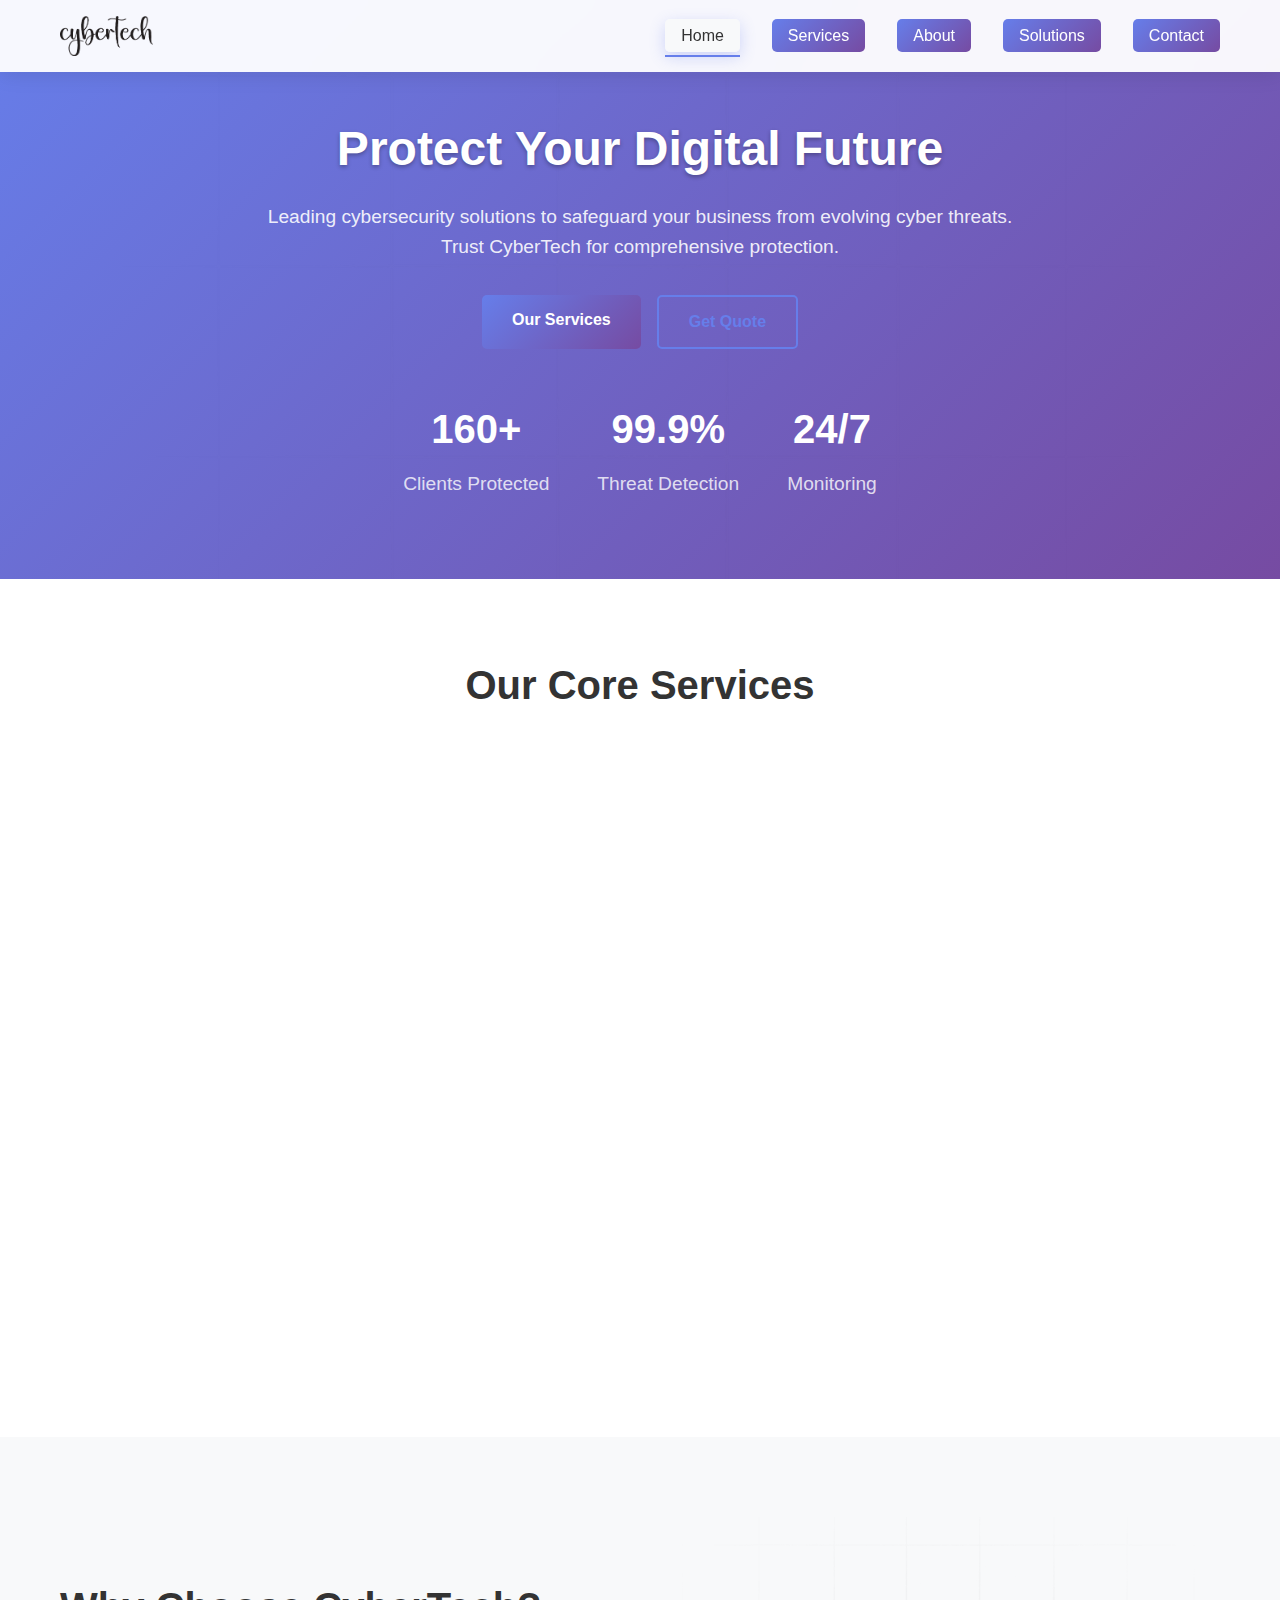
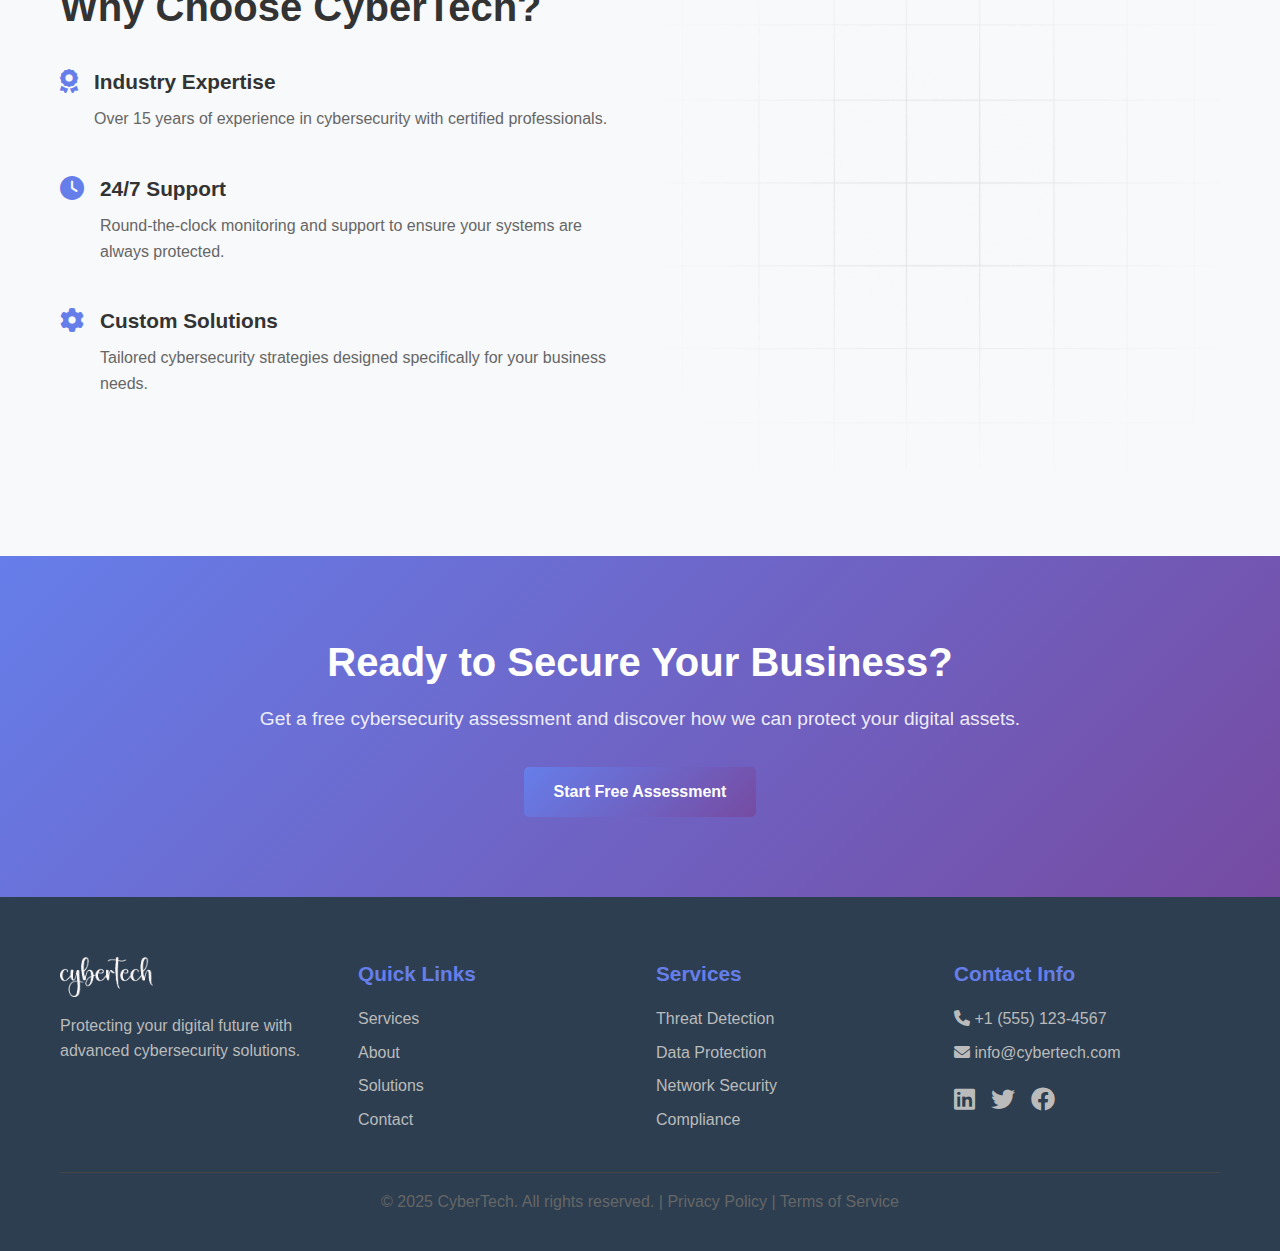
<file: index.html>
<!DOCTYPE html>
<html lang="en">
<head>
    <meta charset="UTF-8">
    <meta name="viewport" content="width=device-width, initial-scale=1.0">
    <title>CyberTech - Advanced Cybersecurity Solutions</title>
    <link rel="stylesheet" href="styles.css">
    <link href="https://cdnjs.cloudflare.com/ajax/libs/font-awesome/6.0.0/css/all.min.css" rel="stylesheet">
</head>
<body>
    <!-- Navigation -->
    <nav class="navbar">
        <div class="nav-container">
            <div class="nav-logo">
                <img src="Assests/logo (1).png" alt="CyberTech Logo">
            </div>
            <ul class="nav-menu">
                <li><a href="index.html" class="active">Home</a></li>
                <li><a href="services.html">Services</a></li>
                <li><a href="about.html">About</a></li>
                <li><a href="solutions.html">Solutions</a></li>
                <li><a href="contact.html">Contact</a></li>
            </ul>
            <div class="hamburger">
                <span class="bar"></span>
                <span class="bar"></span>
                <span class="bar"></span>
            </div>
        </div>
    </nav>

    <!-- Hero Section -->
    <section class="hero">
        <div class="hero-content">
            <h1>Protect Your Digital Future</h1>
            <p>Leading cybersecurity solutions to safeguard your business from evolving cyber threats. Trust CyberTech for comprehensive protection.</p>
            <div class="hero-buttons">
                <a href="services.html" class="btn btn-primary">Our Services</a>
                <a href="contact.html" class="btn btn-secondary">Get Quote</a>
            </div>
        </div>
        <div class="hero-stats">
            <div class="stat">
                <h3>500+</h3>
                <p>Clients Protected</p>
            </div>
            <div class="stat">
                <h3>99.9%</h3>
                <p>Threat Detection</p>
            </div>
            <div class="stat">
                <h3>24/7</h3>
                <p>Monitoring</p>
            </div>
        </div>
    </section>

    <!-- Services Overview -->
    <section class="services-overview">
        <div class="container">
            <h2>Our Core Services</h2>
            <div class="services-grid">
                <div class="service-card">
                    <i class="fas fa-shield-alt"></i>
                    <h3>Threat Detection</h3>
                    <p>Advanced AI-powered threat detection and real-time monitoring to identify and neutralize cyber threats.</p>
                </div>
                <div class="service-card">
                    <i class="fas fa-lock"></i>
                    <h3>Data Protection</h3>
                    <p>Comprehensive data encryption and protection strategies to secure your sensitive information.</p>
                </div>
                <div class="service-card">
                    <i class="fas fa-network-wired"></i>
                    <h3>Network Security</h3>
                    <p>Robust network security solutions including firewalls, VPN, and intrusion prevention systems.</p>
                </div>
                <div class="service-card">
                    <i class="fas fa-user-check"></i>
                    <h3>Identity Management</h3>
                    <p>Advanced identity and access management solutions to control and monitor user access.</p>
                </div>
            </div>
        </div>
    </section>

    <!-- Why Choose Us -->
    <section class="why-choose-us">
        <div class="container">
            <div class="content-split">
                <div class="content-left">
                    <h2>Why Choose CyberTech?</h2>
                    <div class="features">
                        <div class="feature">
                            <i class="fas fa-award"></i>
                            <div>
                                <h4>Industry Expertise</h4>
                                <p>Over 15 years of experience in cybersecurity with certified professionals.</p>
                            </div>
                        </div>
                        <div class="feature">
                            <i class="fas fa-clock"></i>
                            <div>
                                <h4>24/7 Support</h4>
                                <p>Round-the-clock monitoring and support to ensure your systems are always protected.</p>
                            </div>
                        </div>
                        <div class="feature">
                            <i class="fas fa-cog"></i>
                            <div>
                                <h4>Custom Solutions</h4>
                                <p>Tailored cybersecurity strategies designed specifically for your business needs.</p>
                            </div>
                        </div>
                    </div>
                </div>
                <div class="content-right">
                    <img src="Assests/gradient.png" alt="Cybersecurity Solutions">
                </div>
            </div>
        </div>
    </section>

    <!-- CTA Section -->
    <section class="cta-section">
        <div class="container">
            <h2>Ready to Secure Your Business?</h2>
            <p>Get a free cybersecurity assessment and discover how we can protect your digital assets.</p>
            <a href="contact.html" class="btn btn-primary">Start Free Assessment</a>
        </div>
    </section>

    <!-- Footer -->
    <footer class="footer">
        <div class="container">
            <div class="footer-content">
                <div class="footer-section">
                    <div class="footer-logo">
                        <img src="Assests/logo (2).png" alt="CyberTech Logo">
                    </div>
                    <p>Protecting your digital future with advanced cybersecurity solutions.</p>
                </div>
                <div class="footer-section">
                    <h4>Quick Links</h4>
                    <ul>
                        <li><a href="services.html">Services</a></li>
                        <li><a href="about.html">About</a></li>
                        <li><a href="solutions.html">Solutions</a></li>
                        <li><a href="contact.html">Contact</a></li>
                    </ul>
                </div>
                <div class="footer-section">
                    <h4>Services</h4>
                    <ul>
                        <li><a href="#">Threat Detection</a></li>
                        <li><a href="#">Data Protection</a></li>
                        <li><a href="#">Network Security</a></li>
                        <li><a href="#">Compliance</a></li>
                    </ul>
                </div>
                <div class="footer-section">
                    <h4>Contact Info</h4>
                    <p><i class="fas fa-phone"></i> +1 (555) 123-4567</p>
                    <p><i class="fas fa-envelope"></i> info@cybertech.com</p>
                    <div class="social-links">
                        <a href="#"><i class="fab fa-linkedin"></i></a>
                        <a href="#"><i class="fab fa-twitter"></i></a>
                        <a href="#"><i class="fab fa-facebook"></i></a>
                    </div>
                </div>
            </div>
            <div class="footer-bottom">
                <p>&copy; 2025 CyberTech. All rights reserved. | Privacy Policy | Terms of Service</p>
            </div>
        </div>
    </footer>

    <script src="script.js"></script>
</body>
</html>
</file>
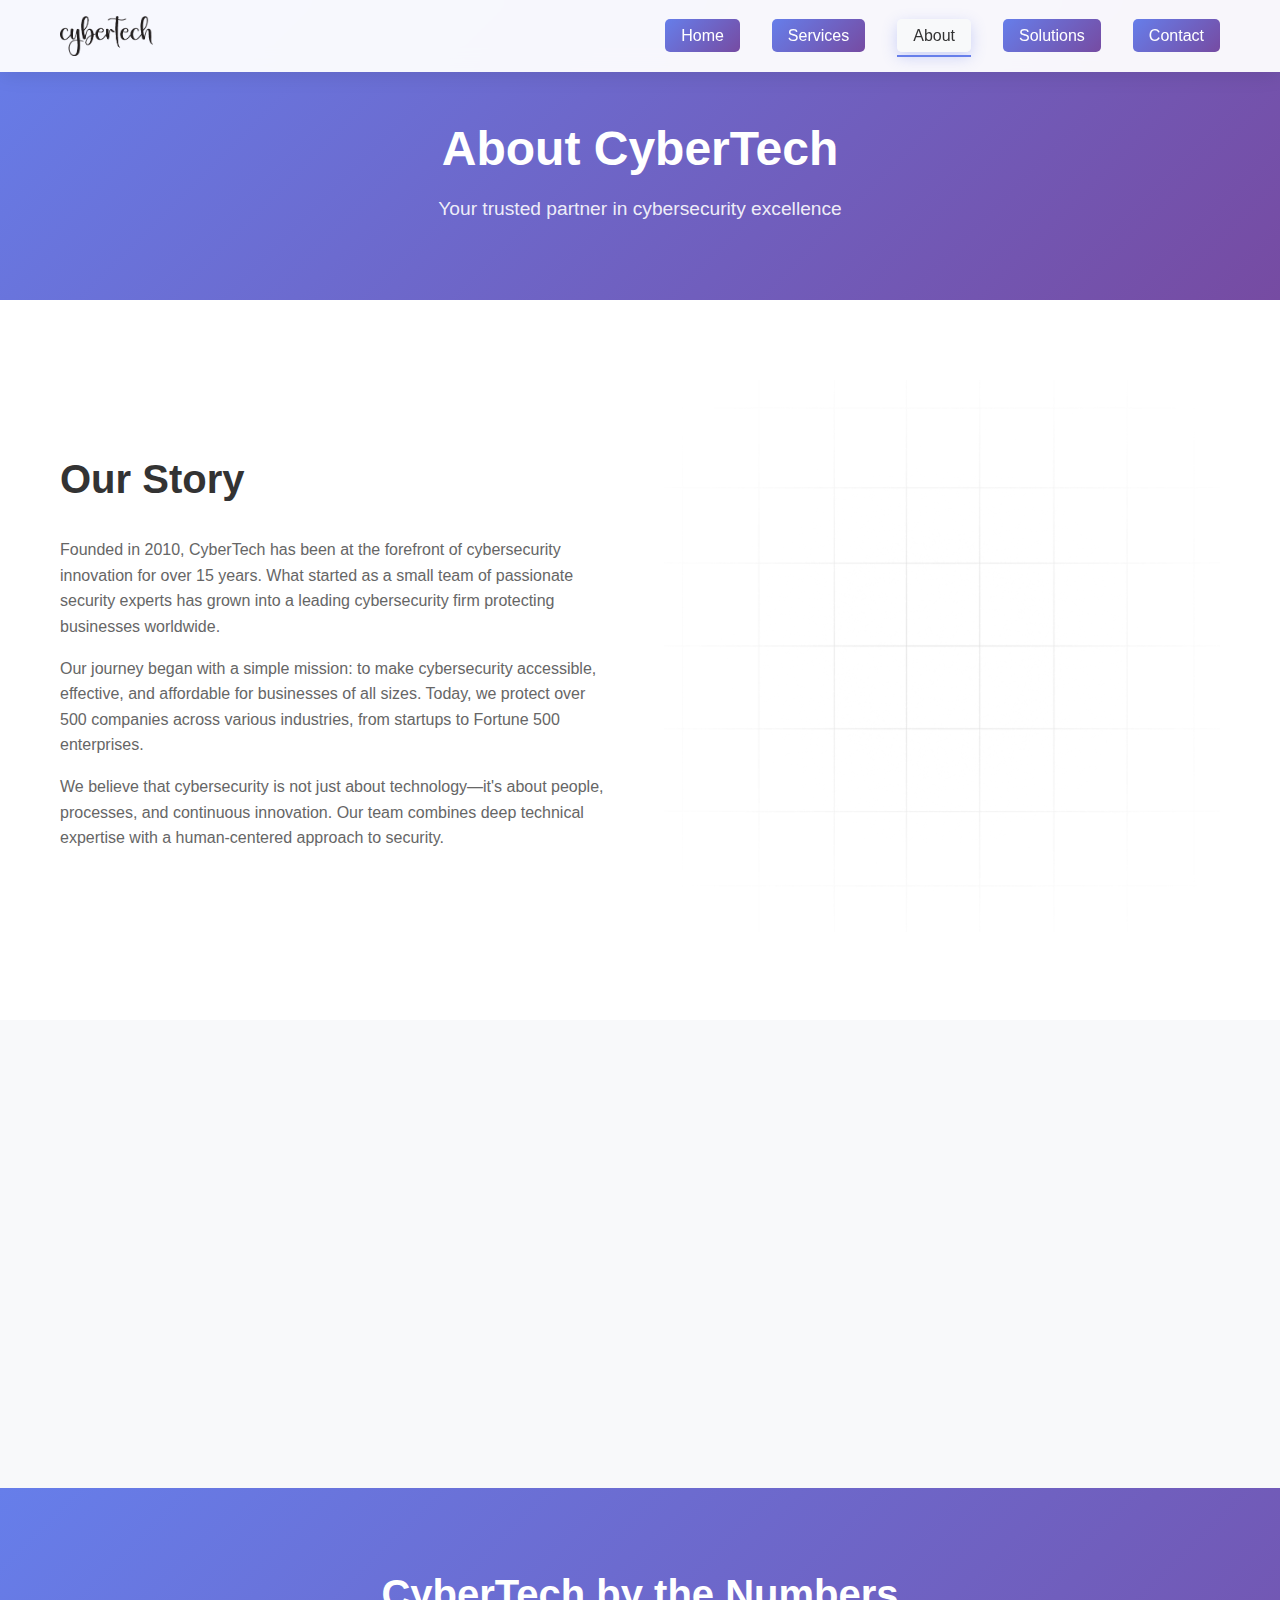
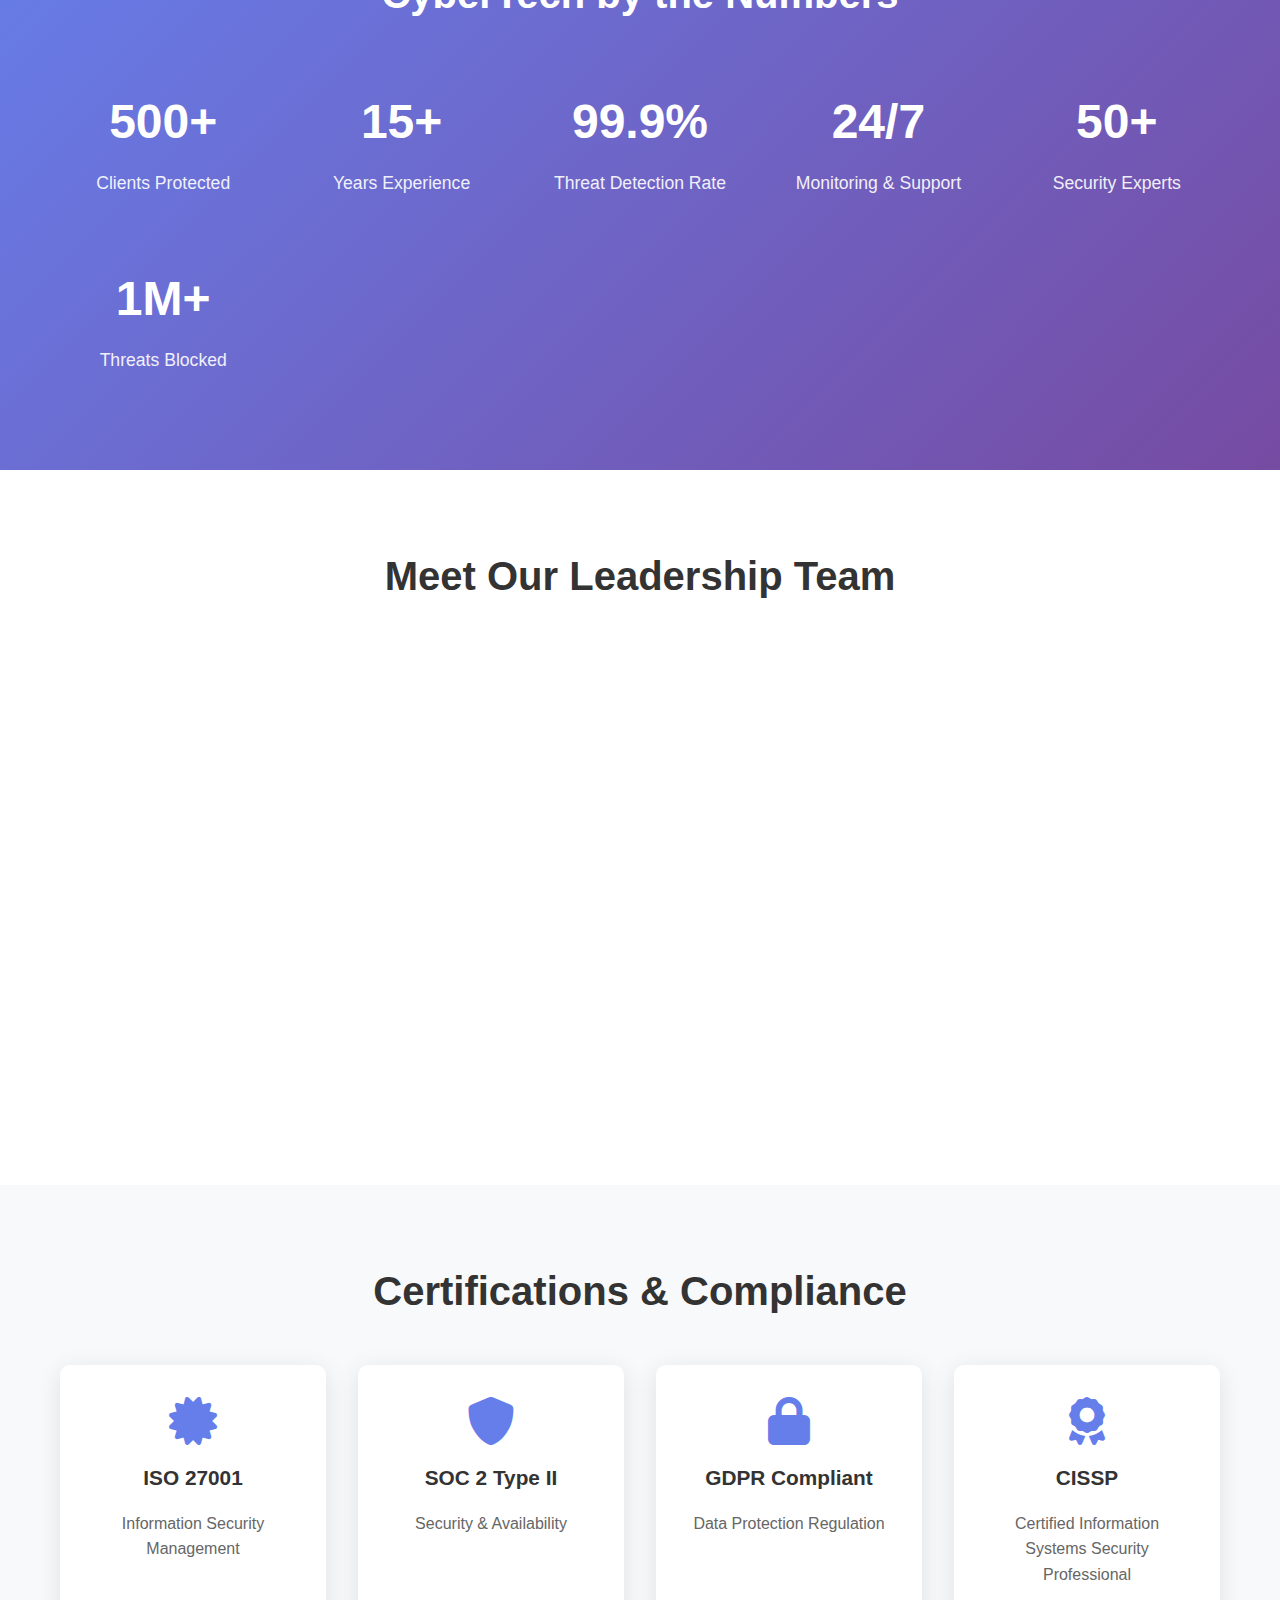
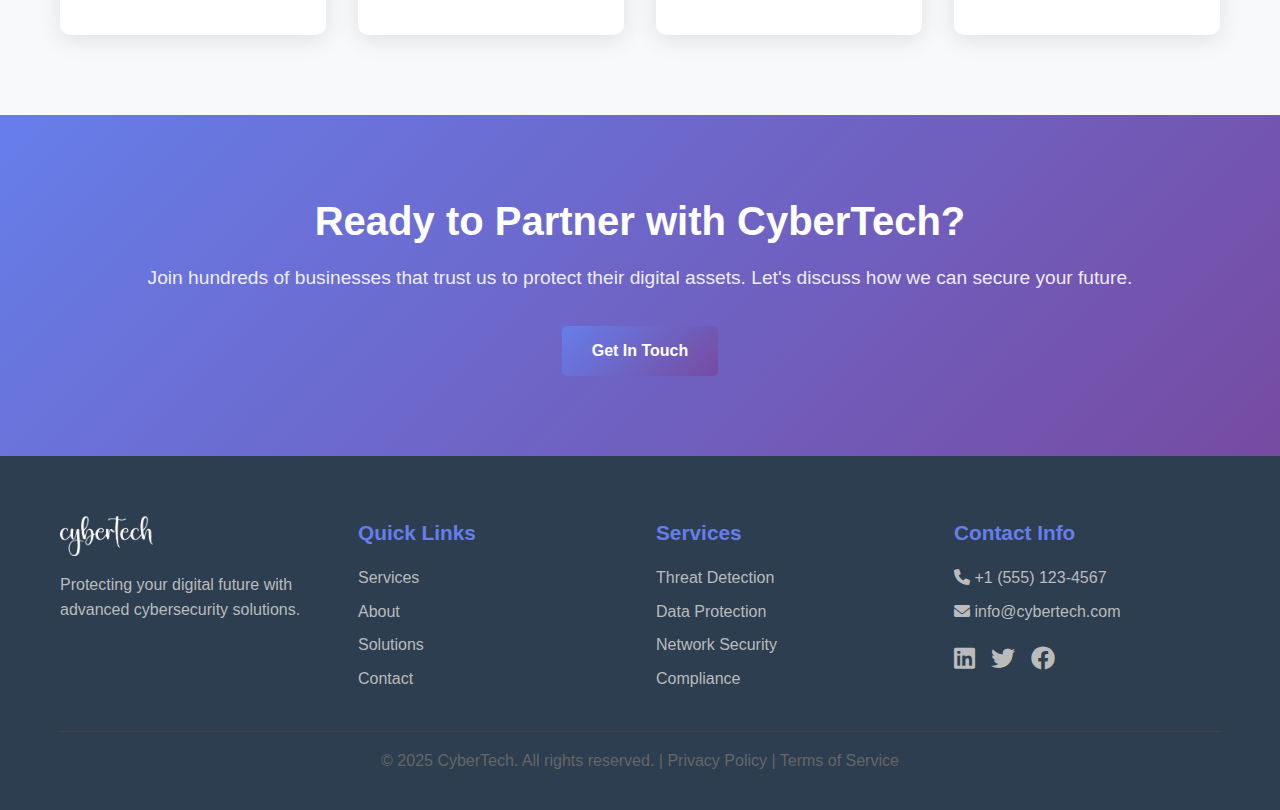
<file: about.html>
<!DOCTYPE html>
<html lang="en">
<head>
    <meta charset="UTF-8">
    <meta name="viewport" content="width=device-width, initial-scale=1.0">
    <title>About - CyberTech</title>
    <link rel="stylesheet" href="styles.css">
    <link href="https://cdnjs.cloudflare.com/ajax/libs/font-awesome/6.0.0/css/all.min.css" rel="stylesheet">
</head>
<body>
    <!-- Navigation -->
    <nav class="navbar">
        <div class="nav-container">
            <div class="nav-logo">
                <img src="Assests/logo (1).png" alt="CyberTech Logo">
            </div>
            <ul class="nav-menu">
                <li><a href="index.html">Home</a></li>
                <li><a href="services.html">Services</a></li>
                <li><a href="about.html" class="active">About</a></li>
                <li><a href="solutions.html">Solutions</a></li>
                <li><a href="contact.html">Contact</a></li>
            </ul>
            <div class="hamburger">
                <span class="bar"></span>
                <span class="bar"></span>
                <span class="bar"></span>
            </div>
        </div>
    </nav>

    <!-- Page Header -->
    <section class="page-header">
        <div class="container">
            <h1>About CyberTech</h1>
            <p>Your trusted partner in cybersecurity excellence</p>
        </div>
    </section>

    <!-- Company Story -->
    <section class="company-story">
        <div class="container">
            <div class="content-split">
                <div class="content-left">
                    <h2>Our Story</h2>
                    <p>Founded in 2010, CyberTech has been at the forefront of cybersecurity innovation for over 15 years. What started as a small team of passionate security experts has grown into a leading cybersecurity firm protecting businesses worldwide.</p>
                    <p>Our journey began with a simple mission: to make cybersecurity accessible, effective, and affordable for businesses of all sizes. Today, we protect over 500 companies across various industries, from startups to Fortune 500 enterprises.</p>
                    <p>We believe that cybersecurity is not just about technology—it's about people, processes, and continuous innovation. Our team combines deep technical expertise with a human-centered approach to security.</p>
                </div>
                <div class="content-right">
                    <img src="Assests/gradient.png" alt="CyberTech Journey">
                </div>
            </div>
        </div>
    </section>

    <!-- Mission, Vision, Values -->
    <section class="mission-vision">
        <div class="container">
            <div class="mvv-grid">
                <div class="mvv-card">
                    <i class="fas fa-bullseye"></i>
                    <h3>Our Mission</h3>
                    <p>To protect businesses from cyber threats through innovative security solutions, expert guidance, and unwavering commitment to excellence.</p>
                </div>
                <div class="mvv-card">
                    <i class="fas fa-eye"></i>
                    <h3>Our Vision</h3>
                    <p>To create a world where businesses can operate securely and confidently in the digital landscape, free from cyber threats.</p>
                </div>
                <div class="mvv-card">
                    <i class="fas fa-heart"></i>
                    <h3>Our Values</h3>
                    <p>Integrity, innovation, excellence, and customer-centricity guide everything we do in protecting your digital assets.</p>
                </div>
            </div>
        </div>
    </section>

    <!-- Statistics -->
    <section class="stats-section">
        <div class="container">
            <h2>CyberTech by the Numbers</h2>
            <div class="stats-grid">
                <div class="stat-item">
                    <div class="stat-number">500+</div>
                    <div class="stat-label">Clients Protected</div>
                </div>
                <div class="stat-item">
                    <div class="stat-number">15+</div>
                    <div class="stat-label">Years Experience</div>
                </div>
                <div class="stat-item">
                    <div class="stat-number">99.9%</div>
                    <div class="stat-label">Threat Detection Rate</div>
                </div>
                <div class="stat-item">
                    <div class="stat-number">24/7</div>
                    <div class="stat-label">Monitoring & Support</div>
                </div>
                <div class="stat-item">
                    <div class="stat-number">50+</div>
                    <div class="stat-label">Security Experts</div>
                </div>
                <div class="stat-item">
                    <div class="stat-number">1M+</div>
                    <div class="stat-label">Threats Blocked</div>
                </div>
            </div>
        </div>
    </section>

    <!-- Team Section -->
    <section class="team-section">
        <div class="container">
            <h2>Meet Our Leadership Team</h2>
            <div class="team-grid">
                <div class="team-member">
                    <div class="member-photo">
                        <i class="fas fa-user-circle"></i>
                    </div>
                    <h4>Sarah Johnson</h4>
                    <p class="member-role">CEO & Founder</p>
                    <p class="member-bio">15+ years in cybersecurity, former NSA analyst, and recognized industry leader in threat intelligence.</p>
                    <div class="member-social">
                        <a href="#"><i class="fab fa-linkedin"></i></a>
                        <a href="#"><i class="fab fa-twitter"></i></a>
                    </div>
                </div>
                <div class="team-member">
                    <div class="member-photo">
                        <i class="fas fa-user-circle"></i>
                    </div>
                    <h4>Michael Chen</h4>
                    <p class="member-role">CTO</p>
                    <p class="member-bio">Expert in AI-driven security solutions with a PhD in Computer Science and 12+ years in cybersecurity R&D.</p>
                    <div class="member-social">
                        <a href="#"><i class="fab fa-linkedin"></i></a>
                        <a href="#"><i class="fab fa-github"></i></a>
                    </div>
                </div>
                <div class="team-member">
                    <div class="member-photo">
                        <i class="fas fa-user-circle"></i>
                    </div>
                    <h4>David Rodriguez</h4>
                    <p class="member-role">Head of Security Operations</p>
                    <p class="member-bio">Certified ethical hacker and incident response specialist with extensive experience in enterprise security.</p>
                    <div class="member-social">
                        <a href="#"><i class="fab fa-linkedin"></i></a>
                        <a href="#"><i class="fab fa-twitter"></i></a>
                    </div>
                </div>
                <div class="team-member">
                    <div class="member-photo">
                        <i class="fas fa-user-circle"></i>
                    </div>
                    <h4>Emily Watson</h4>
                    <p class="member-role">VP of Client Success</p>
                    <p class="member-bio">Dedicated to ensuring client satisfaction with 10+ years in cybersecurity consulting and relationship management.</p>
                    <div class="member-social">
                        <a href="#"><i class="fab fa-linkedin"></i></a>
                        <a href="#"><i class="fab fa-twitter"></i></a>
                    </div>
                </div>
            </div>
        </div>
    </section>

    <!-- Certifications -->
    <section class="certifications">
        <div class="container">
            <h2>Certifications & Compliance</h2>
            <div class="cert-grid">
                <div class="cert-item">
                    <i class="fas fa-certificate"></i>
                    <h4>ISO 27001</h4>
                    <p>Information Security Management</p>
                </div>
                <div class="cert-item">
                    <i class="fas fa-shield-alt"></i>
                    <h4>SOC 2 Type II</h4>
                    <p>Security & Availability</p>
                </div>
                <div class="cert-item">
                    <i class="fas fa-lock"></i>
                    <h4>GDPR Compliant</h4>
                    <p>Data Protection Regulation</p>
                </div>
                <div class="cert-item">
                    <i class="fas fa-award"></i>
                    <h4>CISSP</h4>
                    <p>Certified Information Systems Security Professional</p>
                </div>
            </div>
        </div>
    </section>

    <!-- CTA Section -->
    <section class="cta-section">
        <div class="container">
            <h2>Ready to Partner with CyberTech?</h2>
            <p>Join hundreds of businesses that trust us to protect their digital assets. Let's discuss how we can secure your future.</p>
            <a href="contact.html" class="btn btn-primary">Get In Touch</a>
        </div>
    </section>

    <!-- Footer -->
    <footer class="footer">
        <div class="container">
            <div class="footer-content">
                <div class="footer-section">
                    <div class="footer-logo">
                        <img src="Assests/logo (2).png" alt="CyberTech Logo">
                    </div>
                    <p>Protecting your digital future with advanced cybersecurity solutions.</p>
                </div>
                <div class="footer-section">
                    <h4>Quick Links</h4>
                    <ul>
                        <li><a href="services.html">Services</a></li>
                        <li><a href="about.html">About</a></li>
                        <li><a href="solutions.html">Solutions</a></li>
                        <li><a href="contact.html">Contact</a></li>
                    </ul>
                </div>
                <div class="footer-section">
                    <h4>Services</h4>
                    <ul>
                        <li><a href="#">Threat Detection</a></li>
                        <li><a href="#">Data Protection</a></li>
                        <li><a href="#">Network Security</a></li>
                        <li><a href="#">Compliance</a></li>
                    </ul>
                </div>
                <div class="footer-section">
                    <h4>Contact Info</h4>
                    <p><i class="fas fa-phone"></i> +1 (555) 123-4567</p>
                    <p><i class="fas fa-envelope"></i> info@cybertech.com</p>
                    <div class="social-links">
                        <a href="#"><i class="fab fa-linkedin"></i></a>
                        <a href="#"><i class="fab fa-twitter"></i></a>
                        <a href="#"><i class="fab fa-facebook"></i></a>
                    </div>
                </div>
            </div>
            <div class="footer-bottom">
                <p>&copy; 2025 CyberTech. All rights reserved. | Privacy Policy | Terms of Service</p>
            </div>
        </div>
    </footer>

    <script src="script.js"></script>
</body>
</html>
</file>
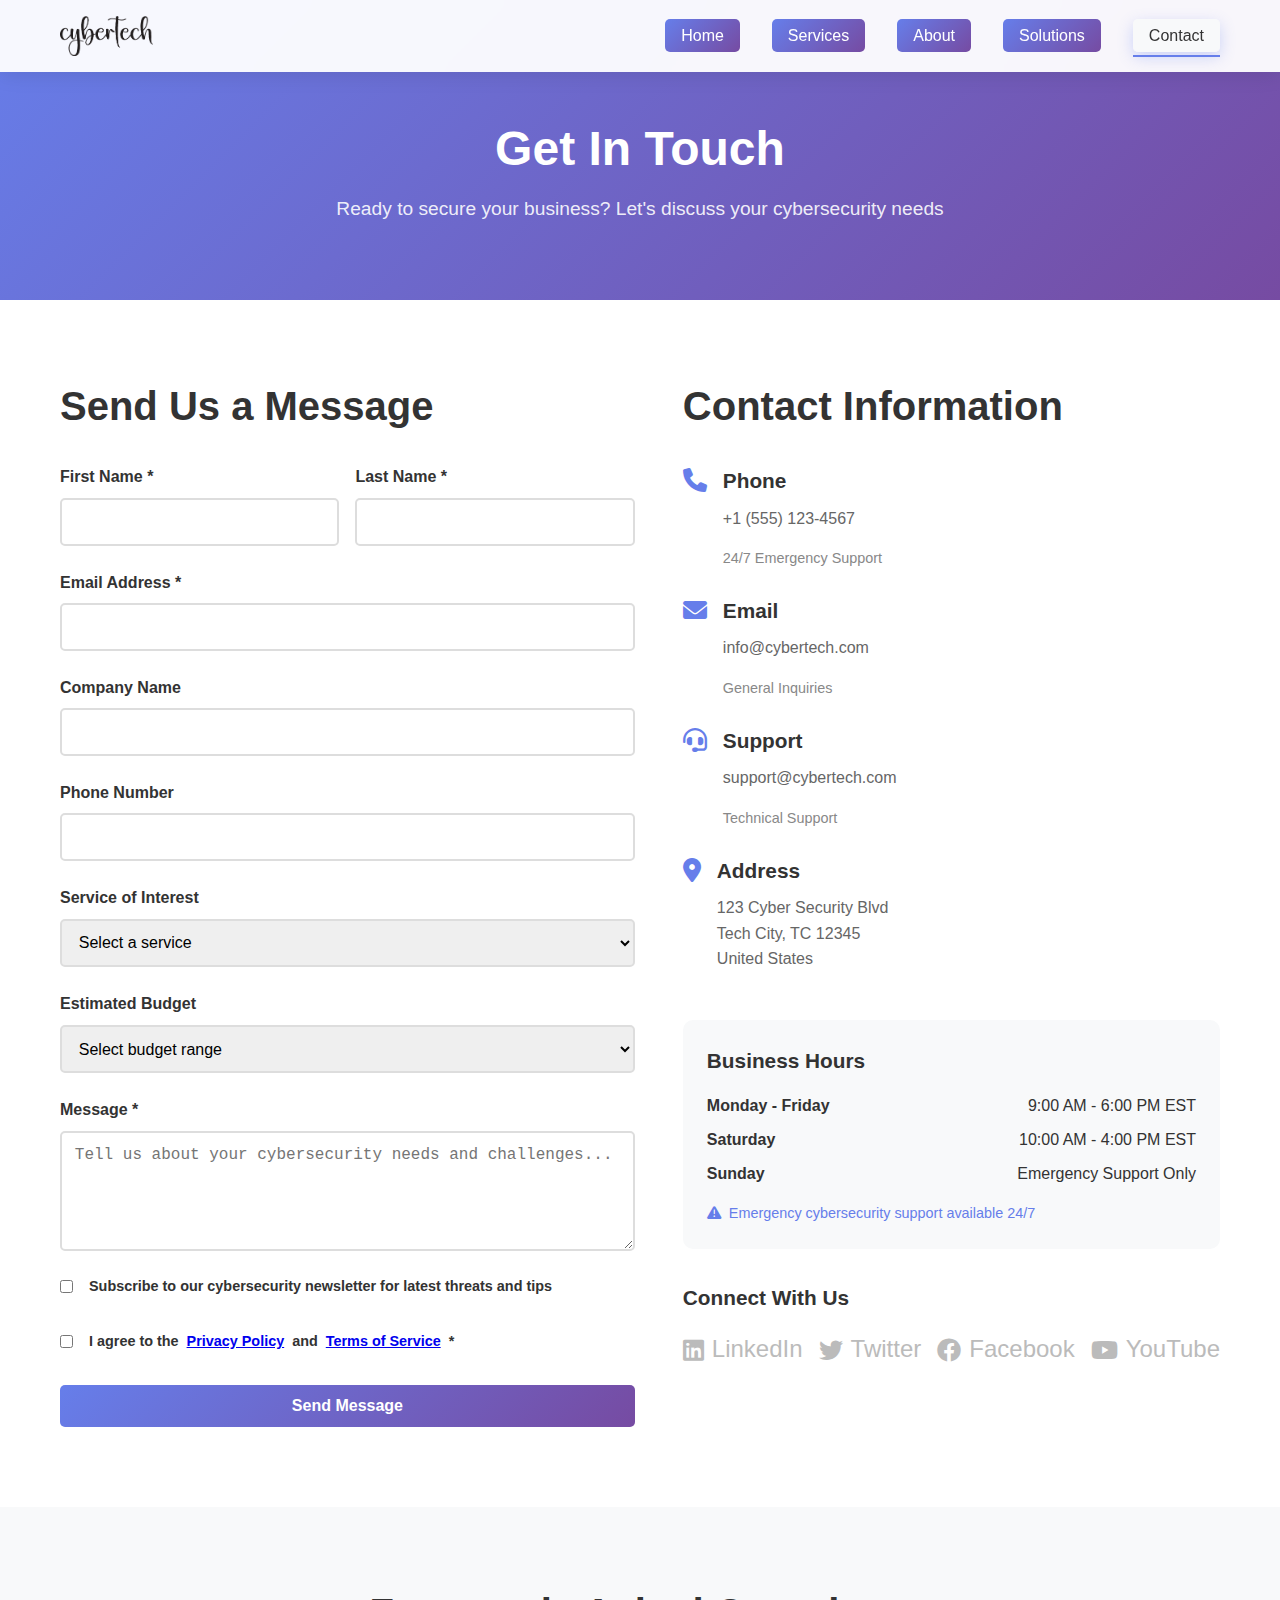
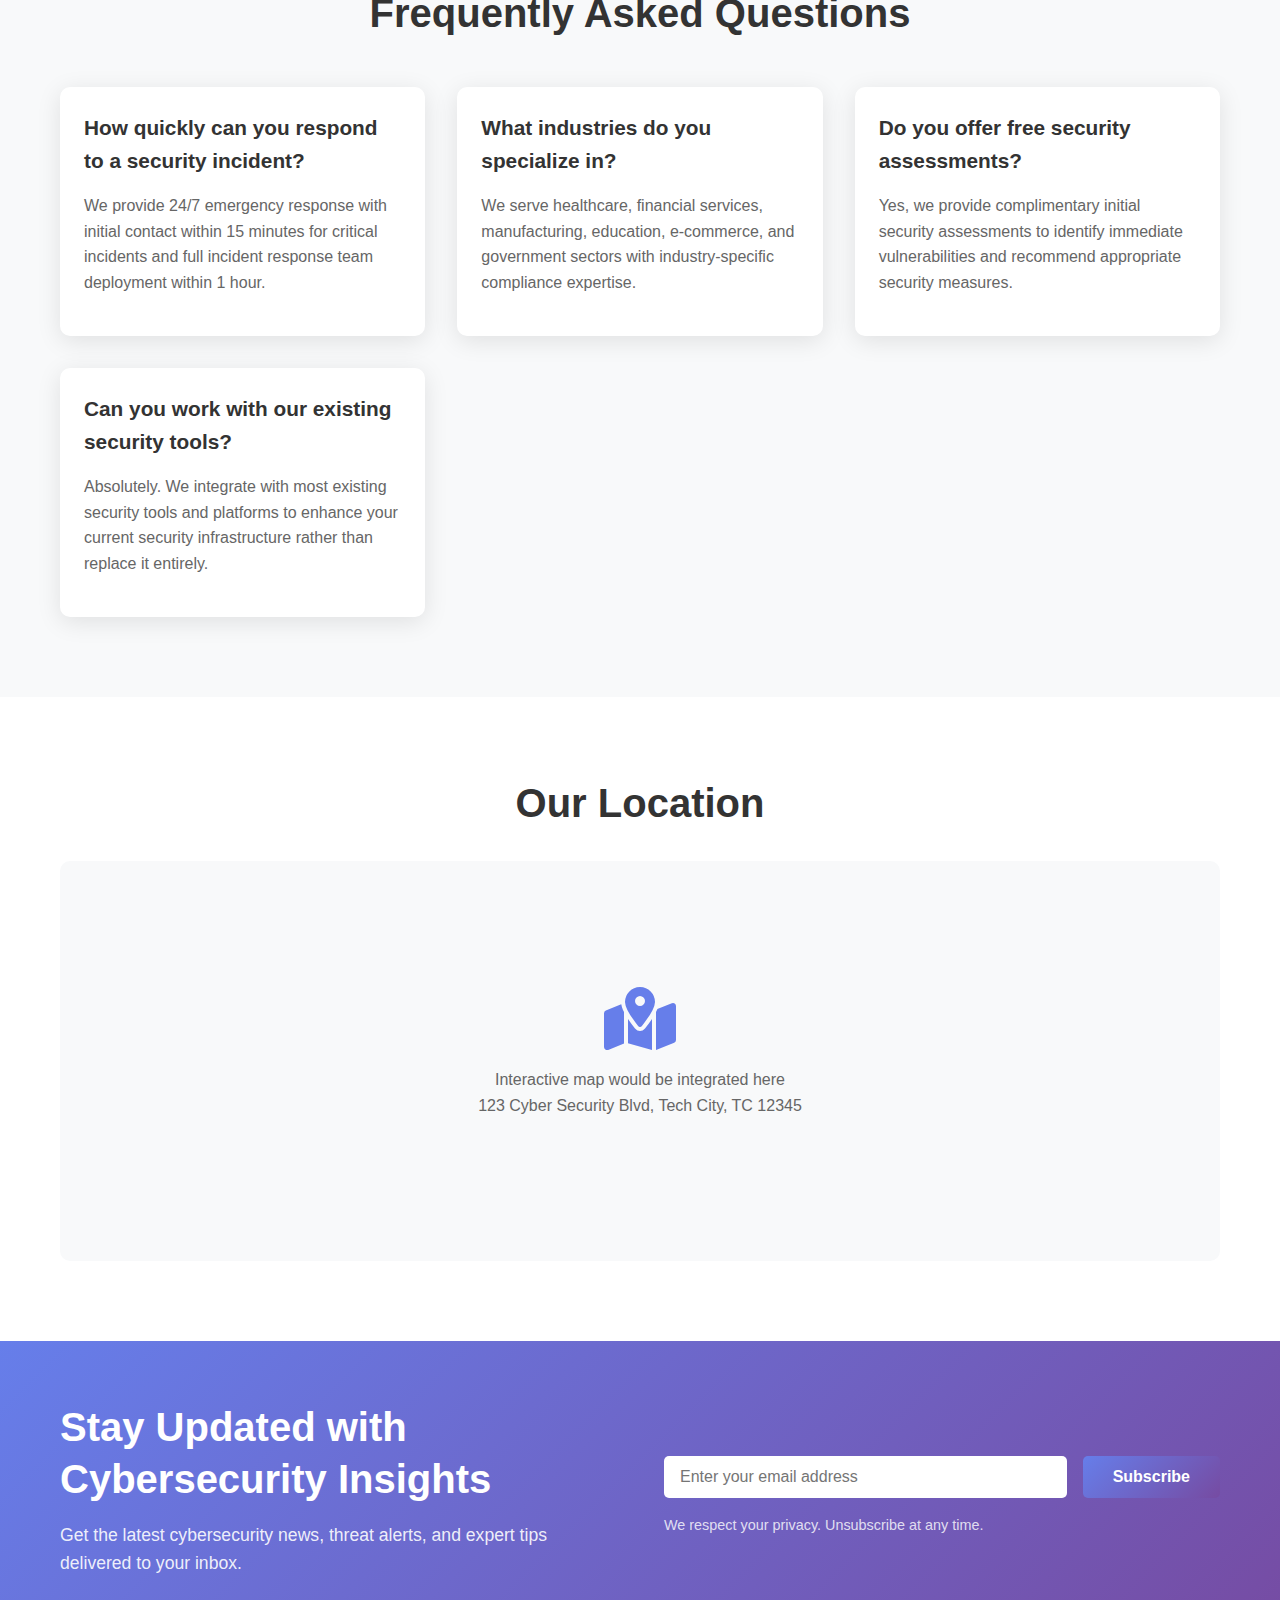
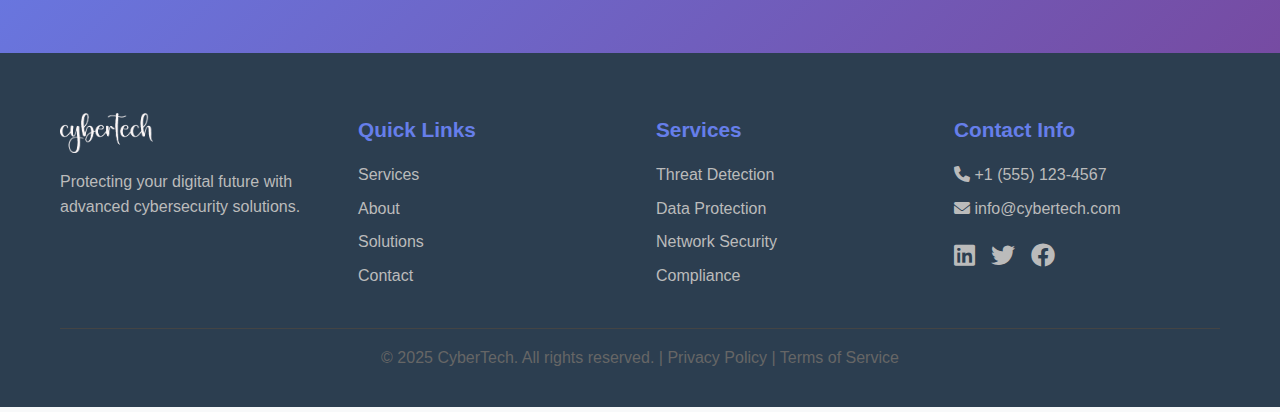
<file: contact.html>
<!DOCTYPE html>
<html lang="en">
<head>
    <meta charset="UTF-8">
    <meta name="viewport" content="width=device-width, initial-scale=1.0">
    <title>Contact - CyberTech</title>
    <link rel="stylesheet" href="styles.css">
    <link href="https://cdnjs.cloudflare.com/ajax/libs/font-awesome/6.0.0/css/all.min.css" rel="stylesheet">
</head>
<body>
    <!-- Navigation -->
    <nav class="navbar">
        <div class="nav-container">
            <div class="nav-logo">
                <img src="Assests/logo (1).png" alt="CyberTech Logo">
            </div>
            <ul class="nav-menu">
                <li><a href="index.html">Home</a></li>
                <li><a href="services.html">Services</a></li>
                <li><a href="about.html">About</a></li>
                <li><a href="solutions.html">Solutions</a></li>
                <li><a href="contact.html" class="active">Contact</a></li>
            </ul>
            <div class="hamburger">
                <span class="bar"></span>
                <span class="bar"></span>
                <span class="bar"></span>
            </div>
        </div>
    </nav>

    <!-- Page Header -->
    <section class="page-header">
        <div class="container">
            <h1>Get In Touch</h1>
            <p>Ready to secure your business? Let's discuss your cybersecurity needs</p>
        </div>
    </section>

    <!-- Contact Section -->
    <section class="contact-section">
        <div class="container">
            <div class="contact-grid">
                <!-- Contact Form -->
                <div class="contact-form-container">
                    <h2>Send Us a Message</h2>
                    <form class="contact-form" id="contactForm">
                        <div class="form-row">
                            <div class="form-group">
                                <label for="firstName">First Name *</label>
                                <input type="text" id="firstName" name="firstName" required>
                            </div>
                            <div class="form-group">
                                <label for="lastName">Last Name *</label>
                                <input type="text" id="lastName" name="lastName" required>
                            </div>
                        </div>
                        <div class="form-group">
                            <label for="email">Email Address *</label>
                            <input type="email" id="email" name="email" required>
                        </div>
                        <div class="form-group">
                            <label for="company">Company Name</label>
                            <input type="text" id="company" name="company">
                        </div>
                        <div class="form-group">
                            <label for="phone">Phone Number</label>
                            <input type="tel" id="phone" name="phone">
                        </div>
                        <div class="form-group">
                            <label for="service">Service of Interest</label>
                            <select id="service" name="service">
                                <option value="">Select a service</option>
                                <option value="threat-detection">Threat Detection & Response</option>
                                <option value="data-protection">Data Protection & Encryption</option>
                                <option value="network-security">Network Security</option>
                                <option value="identity-management">Identity & Access Management</option>
                                <option value="vulnerability-assessment">Vulnerability Assessment</option>
                                <option value="security-training">Security Training</option>
                                <option value="compliance">Compliance Consulting</option>
                                <option value="other">Other</option>
                            </select>
                        </div>
                        <div class="form-group">
                            <label for="budget">Estimated Budget</label>
                            <select id="budget" name="budget">
                                <option value="">Select budget range</option>
                                <option value="under-1k">Under $1,000/month</option>
                                <option value="1k-5k">$1,000 - $5,000/month</option>
                                <option value="5k-10k">$5,000 - $10,000/month</option>
                                <option value="10k-25k">$10,000 - $25,000/month</option>
                                <option value="over-25k">Over $25,000/month</option>
                            </select>
                        </div>
                        <div class="form-group">
                            <label for="message">Message *</label>
                            <textarea id="message" name="message" rows="5" placeholder="Tell us about your cybersecurity needs and challenges..." required></textarea>
                        </div>
                        <div class="form-group checkbox-group">
                            <label class="checkbox-label">
                                <input type="checkbox" id="newsletter" name="newsletter">
                                <span class="checkmark"></span>
                                Subscribe to our cybersecurity newsletter for latest threats and tips
                            </label>
                        </div>
                        <div class="form-group checkbox-group">
                            <label class="checkbox-label">
                                <input type="checkbox" id="privacy" name="privacy" required>
                                <span class="checkmark"></span>
                                I agree to the <a href="#" target="_blank">Privacy Policy</a> and <a href="#" target="_blank">Terms of Service</a> *
                            </label>
                        </div>
                        <button type="submit" class="btn btn-primary">Send Message</button>
                    </form>
                </div>

                <!-- Contact Information -->
                <div class="contact-info">
                    <h2>Contact Information</h2>
                    <div class="contact-methods">
                        <div class="contact-method">
                            <i class="fas fa-phone"></i>
                            <div>
                                <h4>Phone</h4>
                                <p>+1 (555) 123-4567</p>
                                <p class="contact-note">24/7 Emergency Support</p>
                            </div>
                        </div>
                        <div class="contact-method">
                            <i class="fas fa-envelope"></i>
                            <div>
                                <h4>Email</h4>
                                <p>info@cybertech.com</p>
                                <p class="contact-note">General Inquiries</p>
                            </div>
                        </div>
                        <div class="contact-method">
                            <i class="fas fa-headset"></i>
                            <div>
                                <h4>Support</h4>
                                <p>support@cybertech.com</p>
                                <p class="contact-note">Technical Support</p>
                            </div>
                        </div>
                        <div class="contact-method">
                            <i class="fas fa-map-marker-alt"></i>
                            <div>
                                <h4>Address</h4>
                                <p>123 Cyber Security Blvd<br>
                                Tech City, TC 12345<br>
                                United States</p>
                            </div>
                        </div>
                    </div>

                    <div class="business-hours">
                        <h4>Business Hours</h4>
                        <div class="hours-grid">
                            <div class="day-hours">
                                <span class="day">Monday - Friday</span>
                                <span class="hours">9:00 AM - 6:00 PM EST</span>
                            </div>
                            <div class="day-hours">
                                <span class="day">Saturday</span>
                                <span class="hours">10:00 AM - 4:00 PM EST</span>
                            </div>
                            <div class="day-hours">
                                <span class="day">Sunday</span>
                                <span class="hours">Emergency Support Only</span>
                            </div>
                        </div>
                        <p class="emergency-note">
                            <i class="fas fa-exclamation-triangle"></i>
                            Emergency cybersecurity support available 24/7
                        </p>
                    </div>

                    <div class="social-connect">
                        <h4>Connect With Us</h4>
                        <div class="social-links">
                            <a href="#" class="social-link">
                                <i class="fab fa-linkedin"></i>
                                <span>LinkedIn</span>
                            </a>
                            <a href="#" class="social-link">
                                <i class="fab fa-twitter"></i>
                                <span>Twitter</span>
                            </a>
                            <a href="#" class="social-link">
                                <i class="fab fa-facebook"></i>
                                <span>Facebook</span>
                            </a>
                            <a href="#" class="social-link">
                                <i class="fab fa-youtube"></i>
                                <span>YouTube</span>
                            </a>
                        </div>
                    </div>
                </div>
            </div>
        </div>
    </section>

    <!-- FAQ Section -->
    <section class="faq-section">
        <div class="container">
            <h2>Frequently Asked Questions</h2>
            <div class="faq-grid">
                <div class="faq-item">
                    <h4>How quickly can you respond to a security incident?</h4>
                    <p>We provide 24/7 emergency response with initial contact within 15 minutes for critical incidents and full incident response team deployment within 1 hour.</p>
                </div>
                <div class="faq-item">
                    <h4>What industries do you specialize in?</h4>
                    <p>We serve healthcare, financial services, manufacturing, education, e-commerce, and government sectors with industry-specific compliance expertise.</p>
                </div>
                <div class="faq-item">
                    <h4>Do you offer free security assessments?</h4>
                    <p>Yes, we provide complimentary initial security assessments to identify immediate vulnerabilities and recommend appropriate security measures.</p>
                </div>
                <div class="faq-item">
                    <h4>Can you work with our existing security tools?</h4>
                    <p>Absolutely. We integrate with most existing security tools and platforms to enhance your current security infrastructure rather than replace it entirely.</p>
                </div>
            </div>
        </div>
    </section>

    <!-- Map Section -->
    <section class="map-section">
        <div class="container">
            <h2>Our Location</h2>
            <div class="map-container">
                <div class="map-placeholder">
                    <i class="fas fa-map-marked-alt"></i>
                    <p>Interactive map would be integrated here<br>
                    123 Cyber Security Blvd, Tech City, TC 12345</p>
                </div>
            </div>
        </div>
    </section>

    <!-- Newsletter Section -->
    <section class="newsletter-section">
        <div class="container">
            <div class="newsletter-content">
                <div class="newsletter-text">
                    <h2>Stay Updated with Cybersecurity Insights</h2>
                    <p>Get the latest cybersecurity news, threat alerts, and expert tips delivered to your inbox.</p>
                </div>
                <div class="newsletter-form">
                    <form id="newsletterForm" class="newsletter-signup">
                        <input type="email" placeholder="Enter your email address" required>
                        <button type="submit" class="btn btn-primary">Subscribe</button>
                    </form>
                    <p class="newsletter-privacy">We respect your privacy. Unsubscribe at any time.</p>
                </div>
            </div>
        </div>
    </section>

    <!-- Footer -->
    <footer class="footer">
        <div class="container">
            <div class="footer-content">
                <div class="footer-section">
                    <div class="footer-logo">
                        <img src="Assests/logo (2).png" alt="CyberTech Logo">
                    </div>
                    <p>Protecting your digital future with advanced cybersecurity solutions.</p>
                </div>
                <div class="footer-section">
                    <h4>Quick Links</h4>
                    <ul>
                        <li><a href="services.html">Services</a></li>
                        <li><a href="about.html">About</a></li>
                        <li><a href="solutions.html">Solutions</a></li>
                        <li><a href="contact.html">Contact</a></li>
                    </ul>
                </div>
                <div class="footer-section">
                    <h4>Services</h4>
                    <ul>
                        <li><a href="#">Threat Detection</a></li>
                        <li><a href="#">Data Protection</a></li>
                        <li><a href="#">Network Security</a></li>
                        <li><a href="#">Compliance</a></li>
                    </ul>
                </div>
                <div class="footer-section">
                    <h4>Contact Info</h4>
                    <p><i class="fas fa-phone"></i> +1 (555) 123-4567</p>
                    <p><i class="fas fa-envelope"></i> info@cybertech.com</p>
                    <div class="social-links">
                        <a href="#"><i class="fab fa-linkedin"></i></a>
                        <a href="#"><i class="fab fa-twitter"></i></a>
                        <a href="#"><i class="fab fa-facebook"></i></a>
                    </div>
                </div>
            </div>
            <div class="footer-bottom">
                <p>&copy; 2025 CyberTech. All rights reserved. | Privacy Policy | Terms of Service</p>
            </div>
        </div>
    </footer>

    <script src="script.js"></script>
</body>
</html>
</file>
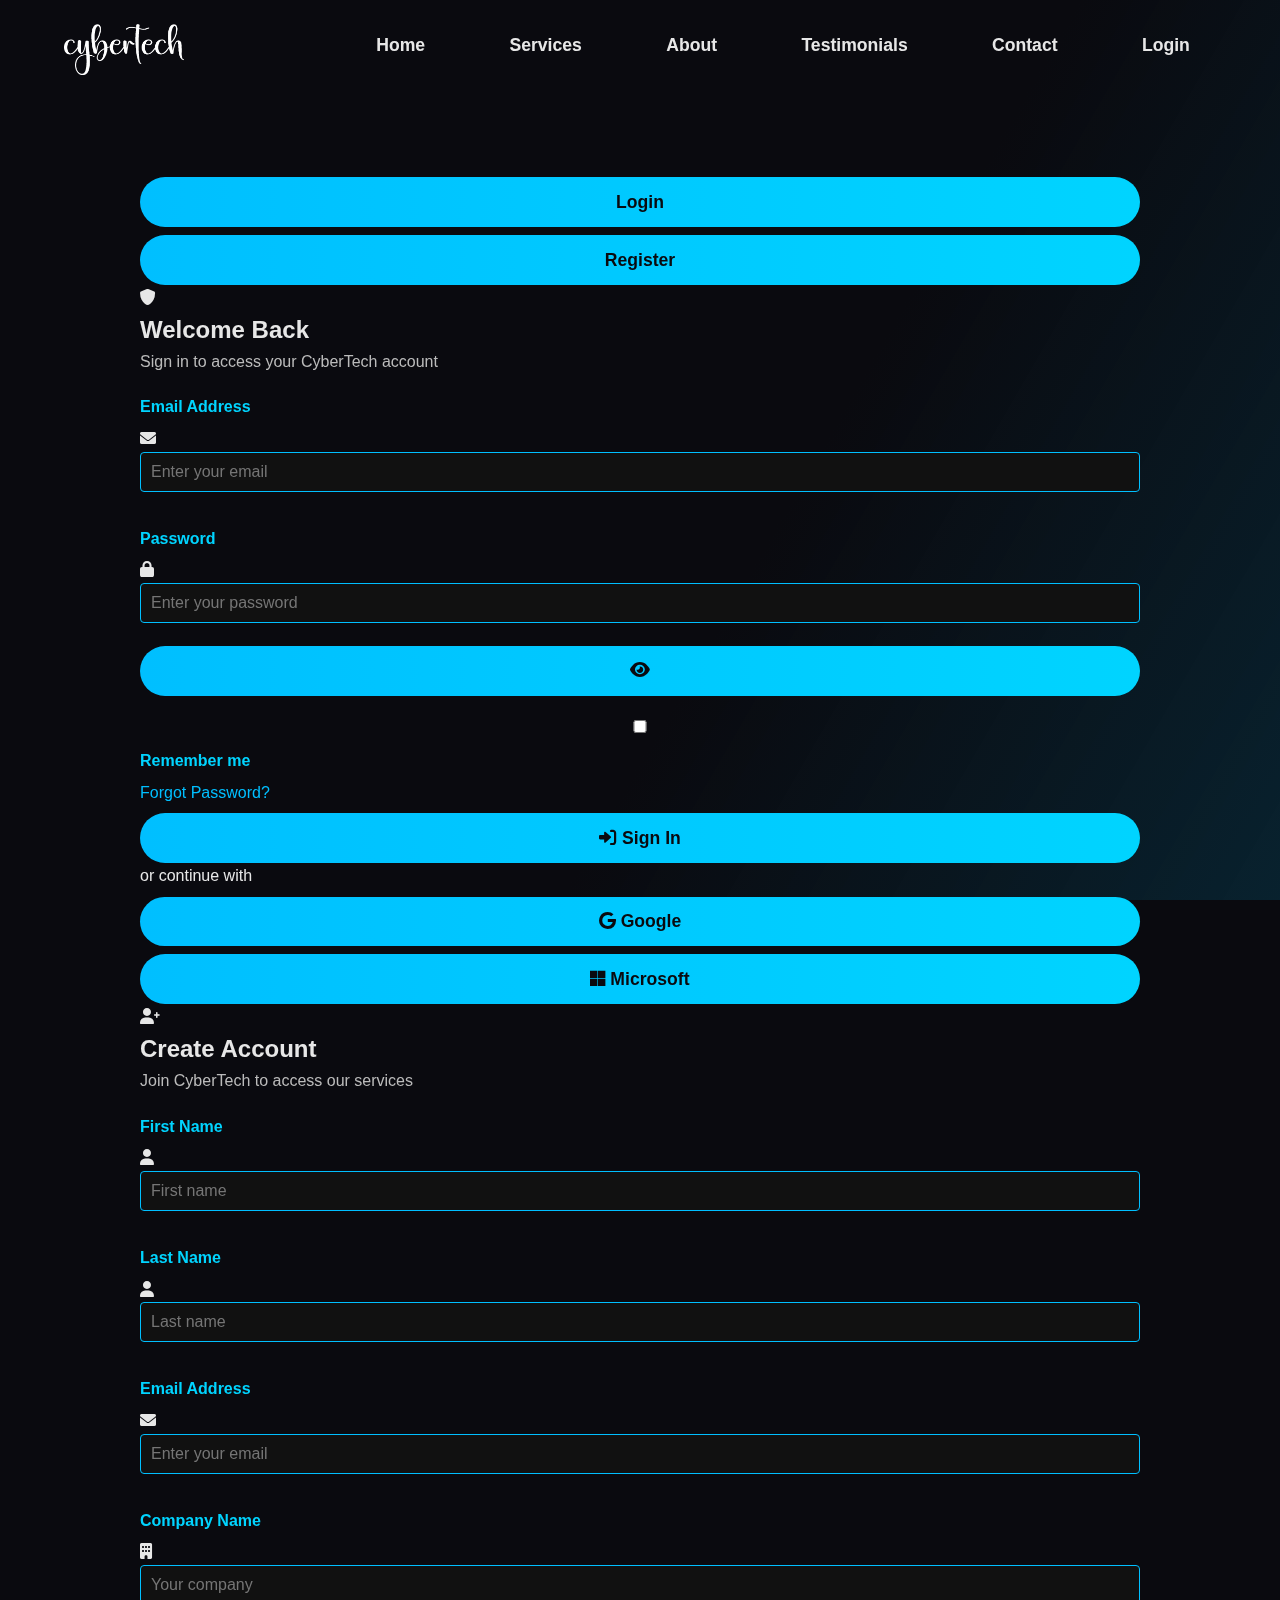
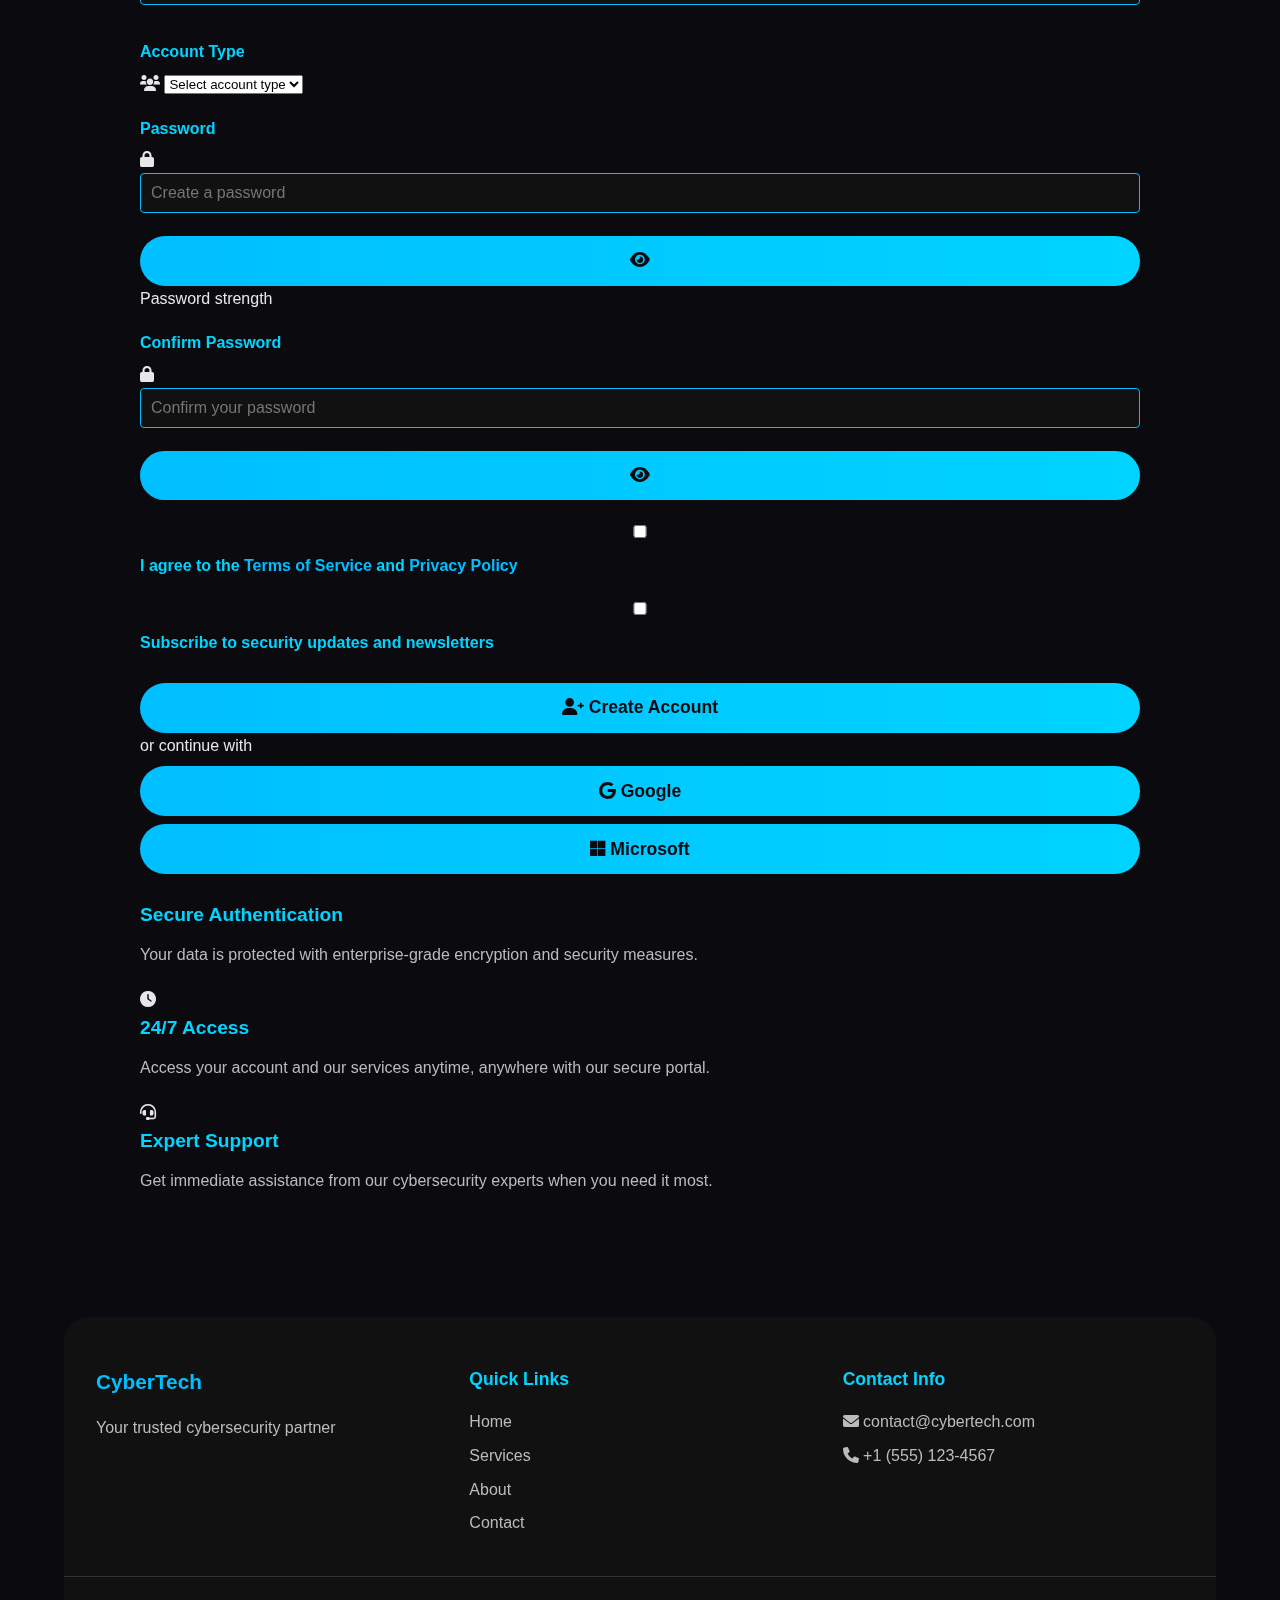
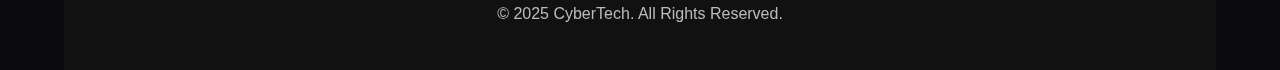
<file: login.html>
<!DOCTYPE html>
<html lang="en">

<head>
  <meta charset="UTF-8" />
  <meta name="viewport" content="width=device-width, initial-scale=1" />
  <title>Login - CyberTech</title>
  <link rel="stylesheet" href="style.css">
  <link rel="stylesheet" href="https://cdnjs.cloudflare.com/ajax/libs/font-awesome/6.0.0/css/all.min.css">
</head>

<body>
  <div class="background-overlay"></div>
  <div class="container">
    <header>
      <nav class="navbar">
        <div class="logo-area">
          <img src="Assests/logo (2).png" alt="CyberTech Logo" class="logo">
        </div>
        <input type="checkbox" id="nav-toggle" class="nav-toggle" />
        <label for="nav-toggle" class="nav-toggle-label">
          <span></span>
        </label>
        <ul class="nav-links">
          <li><a href="index.html">Home</a></li>
          <li><a href="services.html">Services</a></li>
          <li><a href="about.html">About</a></li>
          <li><a href="testimonials.html">Testimonials</a></li>
          <li><a href="contact.html">Contact</a></li>
          <li><a href="login.html" class="login-btn active">Login</a></li>
        </ul>
      </nav>
    </header>

    <main>
      <section class="auth-section">
        <div class="auth-container">
          <div class="auth-toggle">
            <button class="auth-tab active" data-tab="login">Login</button>
            <button class="auth-tab" data-tab="register">Register</button>
          </div>

          <!-- Login Form -->
          <div class="auth-form-container" id="login-form">
            <div class="auth-header">
              <i class="fas fa-shield-alt auth-icon"></i>
              <h2>Welcome Back</h2>
              <p>Sign in to access your CyberTech account</p>
            </div>

            <form class="auth-form" id="loginForm">
              <div class="form-group">
                <label for="loginEmail">Email Address</label>
                <div class="input-wrapper">
                  <i class="fas fa-envelope input-icon"></i>
                  <input type="email" id="loginEmail" name="email" placeholder="Enter your email" required>
                </div>
              </div>

              <div class="form-group">
                <label for="loginPassword">Password</label>
                <div class="input-wrapper">
                  <i class="fas fa-lock input-icon"></i>
                  <input type="password" id="loginPassword" name="password" placeholder="Enter your password" required>
                  <button type="button" class="password-toggle" onclick="togglePassword('loginPassword')">
                    <i class="fas fa-eye"></i>
                  </button>
                </div>
              </div>

              <div class="form-options">
                <label class="checkbox-label">
                  <input type="checkbox" name="remember">
                  <span class="checkmark"></span>
                  Remember me
                </label>
                <a href="#" class="forgot-password">Forgot Password?</a>
              </div>

              <button type="submit" class="auth-btn">
                <i class="fas fa-sign-in-alt"></i>
                Sign In
              </button>

              <div class="auth-divider">
                <span>or continue with</span>
              </div>

              <div class="social-auth">
                <button type="button" class="social-btn google">
                  <i class="fab fa-google"></i>
                  Google
                </button>
                <button type="button" class="social-btn microsoft">
                  <i class="fab fa-microsoft"></i>
                  Microsoft
                </button>
              </div>
            </form>
          </div>

          <!-- Register Form -->
          <div class="auth-form-container hidden" id="register-form">
            <div class="auth-header">
              <i class="fas fa-user-plus auth-icon"></i>
              <h2>Create Account</h2>
              <p>Join CyberTech to access our services</p>
            </div>

            <form class="auth-form" id="registerForm">
              <div class="form-row">
                <div class="form-group">
                  <label for="firstName">First Name</label>
                  <div class="input-wrapper">
                    <i class="fas fa-user input-icon"></i>
                    <input type="text" id="firstName" name="firstName" placeholder="First name" required>
                  </div>
                </div>
                <div class="form-group">
                  <label for="lastName">Last Name</label>
                  <div class="input-wrapper">
                    <i class="fas fa-user input-icon"></i>
                    <input type="text" id="lastName" name="lastName" placeholder="Last name" required>
                  </div>
                </div>
              </div>

              <div class="form-group">
                <label for="registerEmail">Email Address</label>
                <div class="input-wrapper">
                  <i class="fas fa-envelope input-icon"></i>
                  <input type="email" id="registerEmail" name="email" placeholder="Enter your email" required>
                </div>
              </div>

              <div class="form-group">
                <label for="company">Company Name</label>
                <div class="input-wrapper">
                  <i class="fas fa-building input-icon"></i>
                  <input type="text" id="company" name="company" placeholder="Your company">
                </div>
              </div>

              <div class="form-group">
                <label for="userType">Account Type</label>
                <div class="input-wrapper">
                  <i class="fas fa-users input-icon"></i>
                  <select id="userType" name="userType" required>
                    <option value="">Select account type</option>
                    <option value="customer">Customer</option>
                    <option value="admin">Admin</option>
                    <option value="partner">Business Partner</option>
                  </select>
                </div>
              </div>

              <div class="form-group">
                <label for="registerPassword">Password</label>
                <div class="input-wrapper">
                  <i class="fas fa-lock input-icon"></i>
                  <input type="password" id="registerPassword" name="password" placeholder="Create a password" required>
                  <button type="button" class="password-toggle" onclick="togglePassword('registerPassword')">
                    <i class="fas fa-eye"></i>
                  </button>
                </div>
                <div class="password-strength">
                  <div class="strength-bar">
                    <div class="strength-fill"></div>
                  </div>
                  <span class="strength-text">Password strength</span>
                </div>
              </div>

              <div class="form-group">
                <label for="confirmPassword">Confirm Password</label>
                <div class="input-wrapper">
                  <i class="fas fa-lock input-icon"></i>
                  <input type="password" id="confirmPassword" name="confirmPassword" placeholder="Confirm your password" required>
                  <button type="button" class="password-toggle" onclick="togglePassword('confirmPassword')">
                    <i class="fas fa-eye"></i>
                  </button>
                </div>
              </div>

              <div class="form-group checkbox-group">
                <label class="checkbox-label">
                  <input type="checkbox" name="terms" required>
                  <span class="checkmark"></span>
                  I agree to the <a href="#" target="_blank">Terms of Service</a> and <a href="#" target="_blank">Privacy Policy</a>
                </label>
              </div>

              <div class="form-group checkbox-group">
                <label class="checkbox-label">
                  <input type="checkbox" name="newsletter">
                  <span class="checkmark"></span>
                  Subscribe to security updates and newsletters
                </label>
              </div>

              <button type="submit" class="auth-btn">
                <i class="fas fa-user-plus"></i>
                Create Account
              </button>

              <div class="auth-divider">
                <span>or continue with</span>
              </div>

              <div class="social-auth">
                <button type="button" class="social-btn google">
                  <i class="fab fa-google"></i>
                  Google
                </button>
                <button type="button" class="social-btn microsoft">
                  <i class="fab fa-microsoft"></i>
                  Microsoft
                </button>
              </div>
            </form>
          </div>
        </div>

        <div class="auth-info">
          <div class="info-card">
            <i class="fas fa-shield-check"></i>
            <h3>Secure Authentication</h3>
            <p>Your data is protected with enterprise-grade encryption and security measures.</p>
          </div>
          <div class="info-card">
            <i class="fas fa-clock"></i>
            <h3>24/7 Access</h3>
            <p>Access your account and our services anytime, anywhere with our secure portal.</p>
          </div>
          <div class="info-card">
            <i class="fas fa-headset"></i>
            <h3>Expert Support</h3>
            <p>Get immediate assistance from our cybersecurity experts when you need it most.</p>
          </div>
        </div>
      </section>
    </main>

    <footer>
      <div class="footer-content">
        <div class="footer-section">
          <h3>CyberTech</h3>
          <p>Your trusted cybersecurity partner</p>
        </div>
        <div class="footer-section">
          <h4>Quick Links</h4>
          <ul>
            <li><a href="index.html">Home</a></li>
            <li><a href="services.html">Services</a></li>
            <li><a href="about.html">About</a></li>
            <li><a href="contact.html">Contact</a></li>
          </ul>
        </div>
        <div class="footer-section">
          <h4>Contact Info</h4>
          <p><i class="fas fa-envelope"></i> contact@cybertech.com</p>
          <p><i class="fas fa-phone"></i> +1 (555) 123-4567</p>
        </div>
      </div>
      <div class="footer-bottom">
        <p>© 2025 CyberTech. All Rights Reserved.</p>
      </div>
    </footer>
  </div>

  <script>
    // Tab switching functionality
    document.querySelectorAll('.auth-tab').forEach(tab => {
      tab.addEventListener('click', function() {
        const targetTab = this.dataset.tab;
        
        // Remove active class from all tabs and forms
        document.querySelectorAll('.auth-tab').forEach(t => t.classList.remove('active'));
        document.querySelectorAll('.auth-form-container').forEach(f => f.classList.add('hidden'));
        
        // Add active class to clicked tab and show corresponding form
        this.classList.add('active');
        document.getElementById(targetTab + '-form').classList.remove('hidden');
      });
    });

    // Password toggle functionality
    function togglePassword(inputId) {
      const input = document.getElementById(inputId);
      const toggle = input.parentElement.querySelector('.password-toggle i');
      
      if (input.type === 'password') {
        input.type = 'text';
        toggle.classList.remove('fa-eye');
        toggle.classList.add('fa-eye-slash');
      } else {
        input.type = 'password';
        toggle.classList.remove('fa-eye-slash');
        toggle.classList.add('fa-eye');
      }
    }

    // Password strength checker
    document.getElementById('registerPassword').addEventListener('input', function() {
      const password = this.value;
      const strengthBar = document.querySelector('.strength-fill');
      const strengthText = document.querySelector('.strength-text');
      
      let strength = 0;
      let strengthLabel = '';
      
      if (password.length >= 8) strength++;
      if (/[a-z]/.test(password)) strength++;
      if (/[A-Z]/.test(password)) strength++;
      if (/[0-9]/.test(password)) strength++;
      if (/[^A-Za-z0-9]/.test(password)) strength++;
      
      switch(strength) {
        case 0:
        case 1:
          strengthLabel = 'Weak';
          strengthBar.style.width = '20%';
          strengthBar.style.backgroundColor = '#ff4757';
          break;
        case 2:
          strengthLabel = 'Fair';
          strengthBar.style.width = '40%';
          strengthBar.style.backgroundColor = '#ffa502';
          break;
        case 3:
          strengthLabel = 'Good';
          strengthBar.style.width = '60%';
          strengthBar.style.backgroundColor = '#ff6b35';
          break;
        case 4:
          strengthLabel = 'Strong';
          strengthBar.style.width = '80%';
          strengthBar.style.backgroundColor = '#1dd1a1';
          break;
        case 5:
          strengthLabel = 'Very Strong';
          strengthBar.style.width = '100%';
          strengthBar.style.backgroundColor = '#00d2d3';
          break;
      }
      
      strengthText.textContent = strengthLabel;
    });

    // Form submission handlers
    document.getElementById('loginForm').addEventListener('submit', function(e) {
      e.preventDefault();
      const submitBtn = this.querySelector('.auth-btn');
      
      submitBtn.innerHTML = '<i class="fas fa-spinner fa-spin"></i> Signing In...';
      submitBtn.disabled = true;
      
      setTimeout(() => {
        alert('Login successful! Redirecting to dashboard...');
        submitBtn.innerHTML = '<i class="fas fa-sign-in-alt"></i> Sign In';
        submitBtn.disabled = false;
      }, 2000);
    });

    document.getElementById('registerForm').addEventListener('submit', function(e) {
      e.preventDefault();
      
      const password = document.getElementById('registerPassword').value;
      const confirmPassword = document.getElementById('confirmPassword').value;
      
      if (password !== confirmPassword) {
        alert('Passwords do not match!');
        return;
      }
      
      const submitBtn = this.querySelector('.auth-btn');
      
      submitBtn.innerHTML = '<i class="fas fa-spinner fa-spin"></i> Creating Account...';
      submitBtn.disabled = true;
      
      setTimeout(() => {
        alert('Account created successfully! Please check your email for verification.');
        submitBtn.innerHTML = '<i class="fas fa-user-plus"></i> Create Account';
        submitBtn.disabled = false;
        this.reset();
      }, 2000);
    });
  </script>
</body>

</html>
</file>
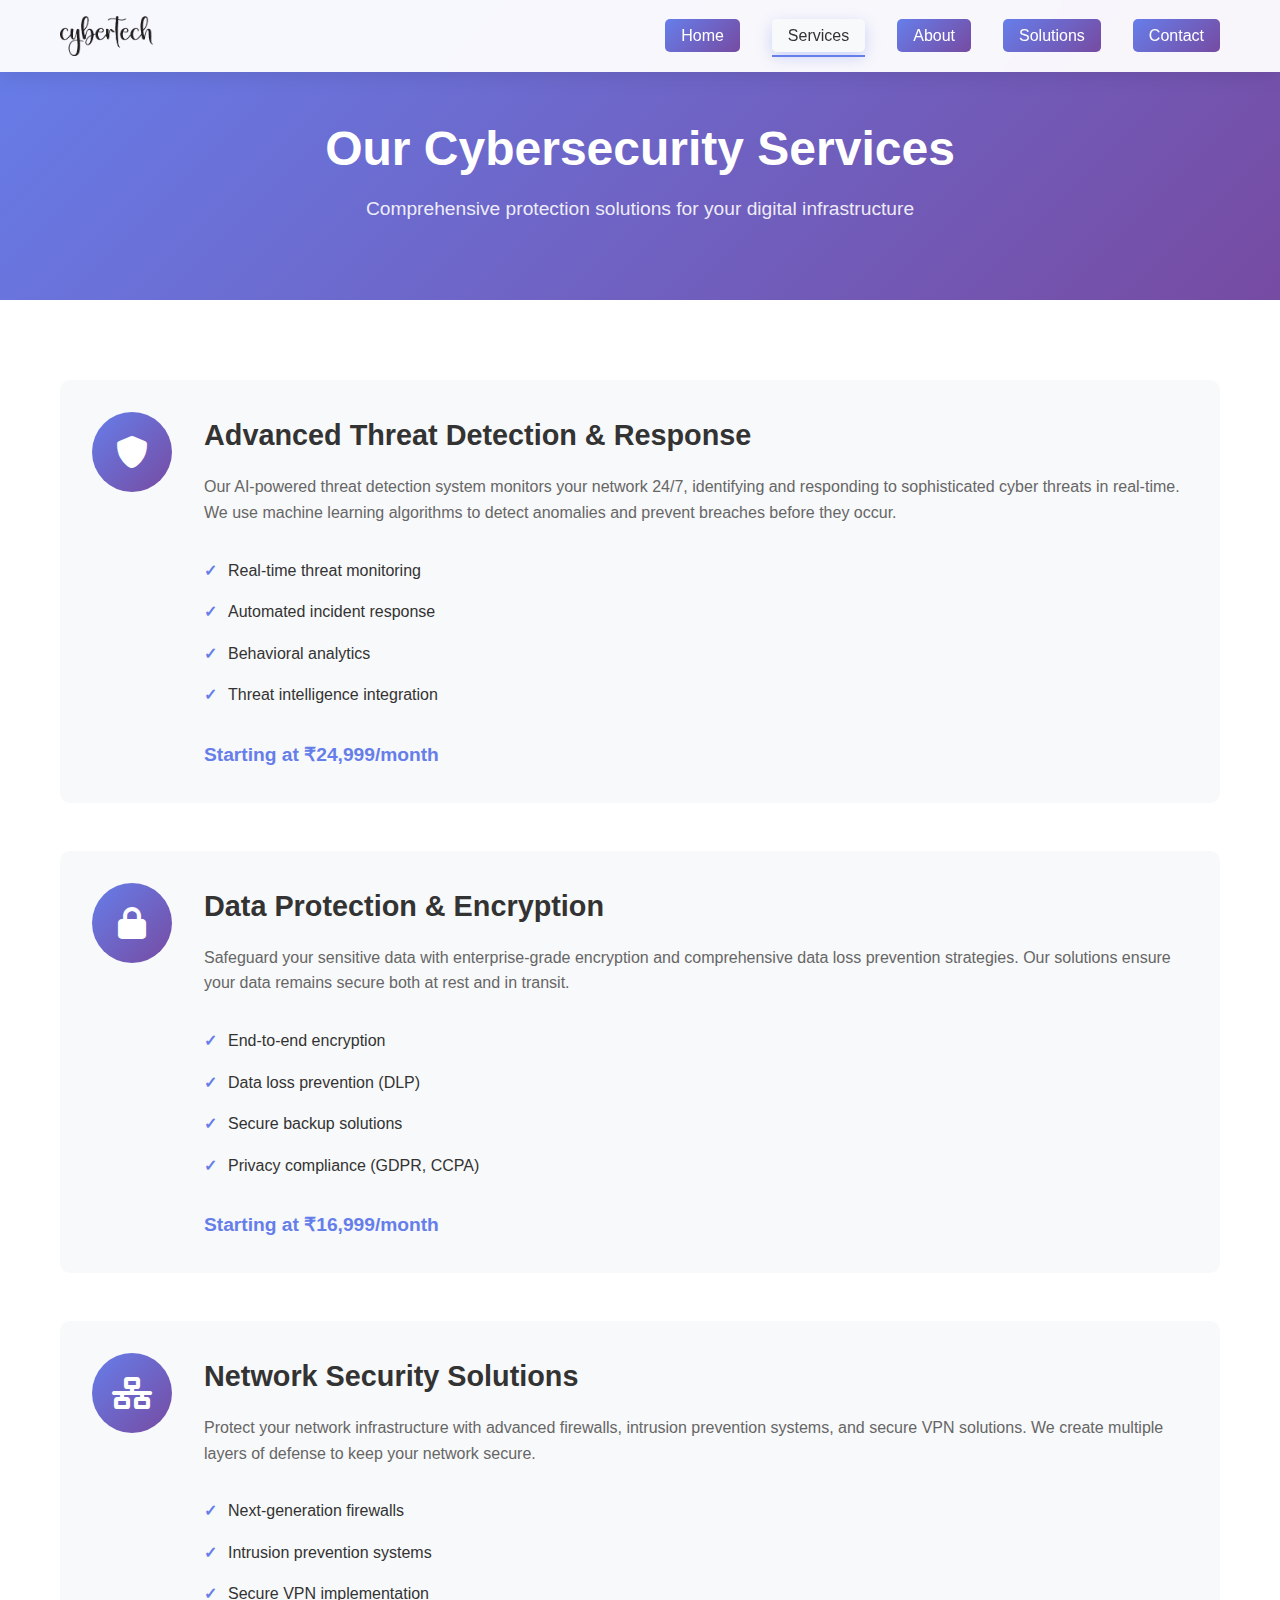
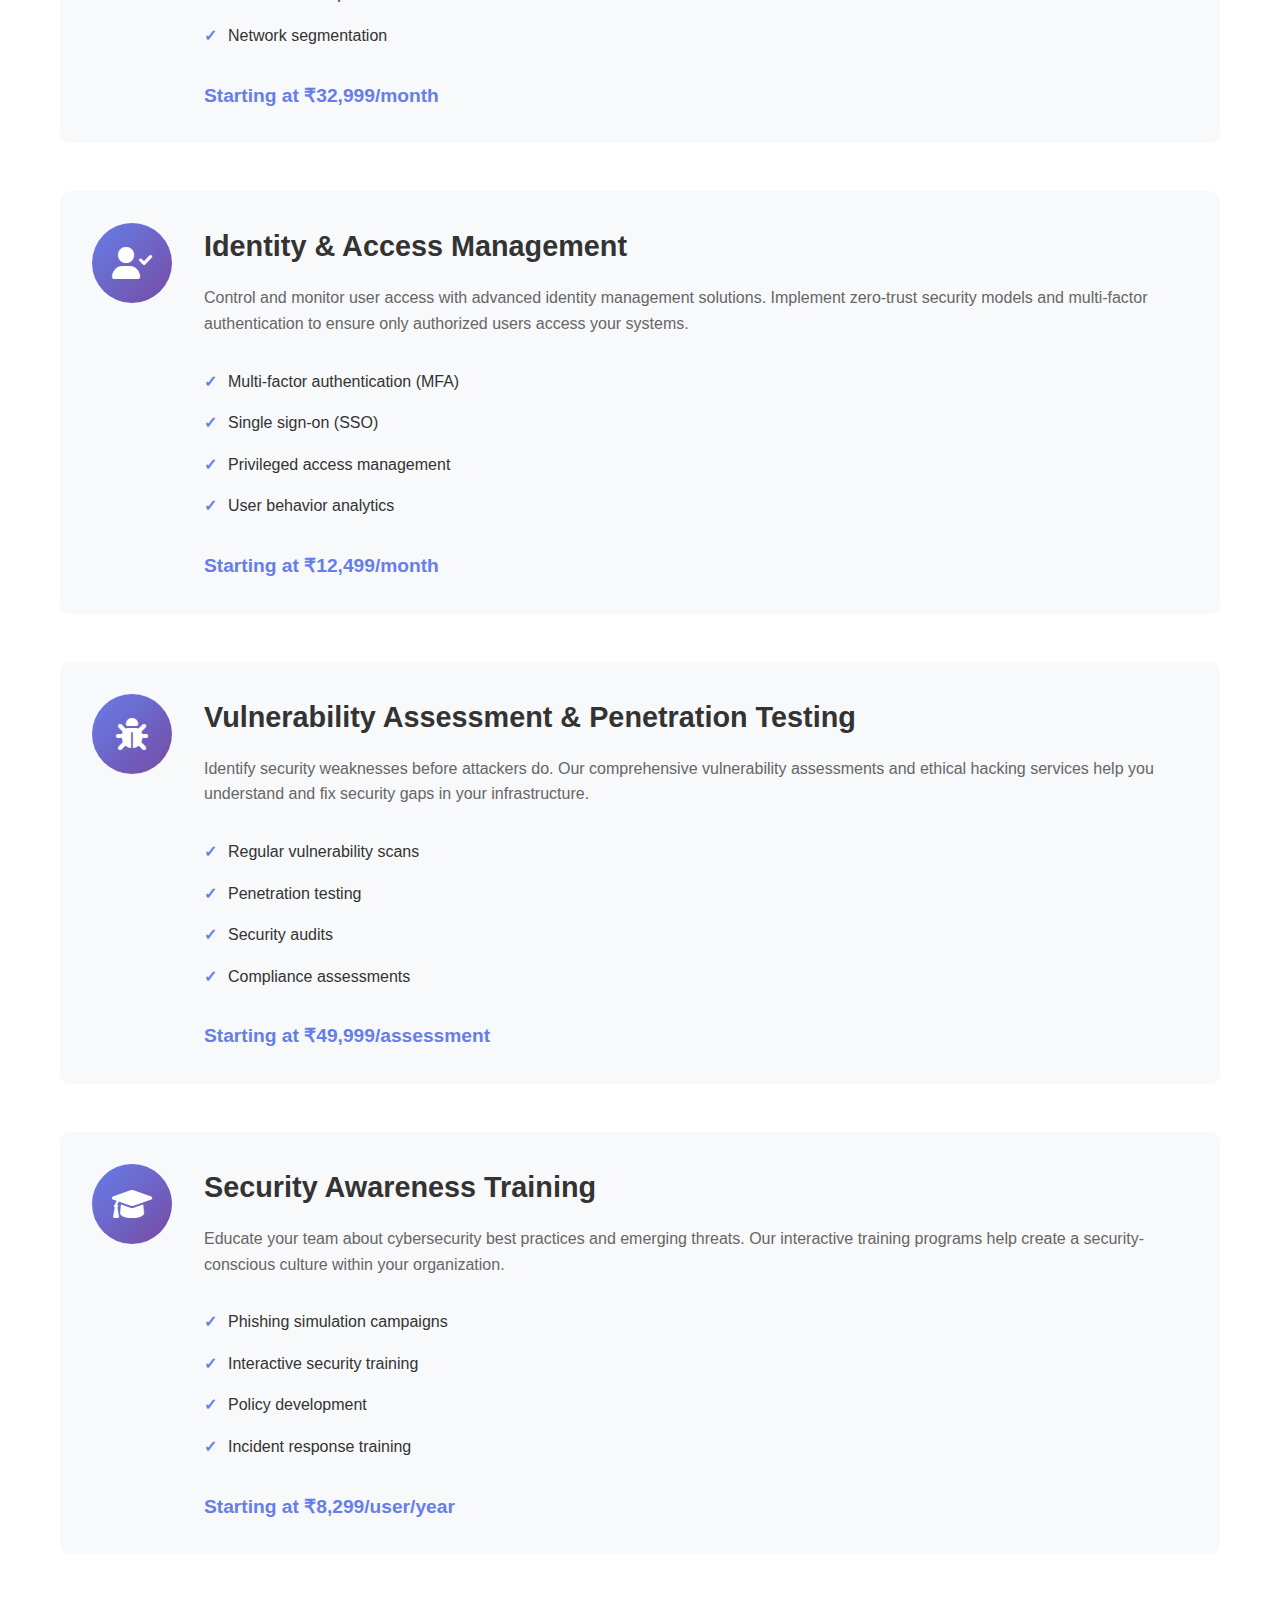
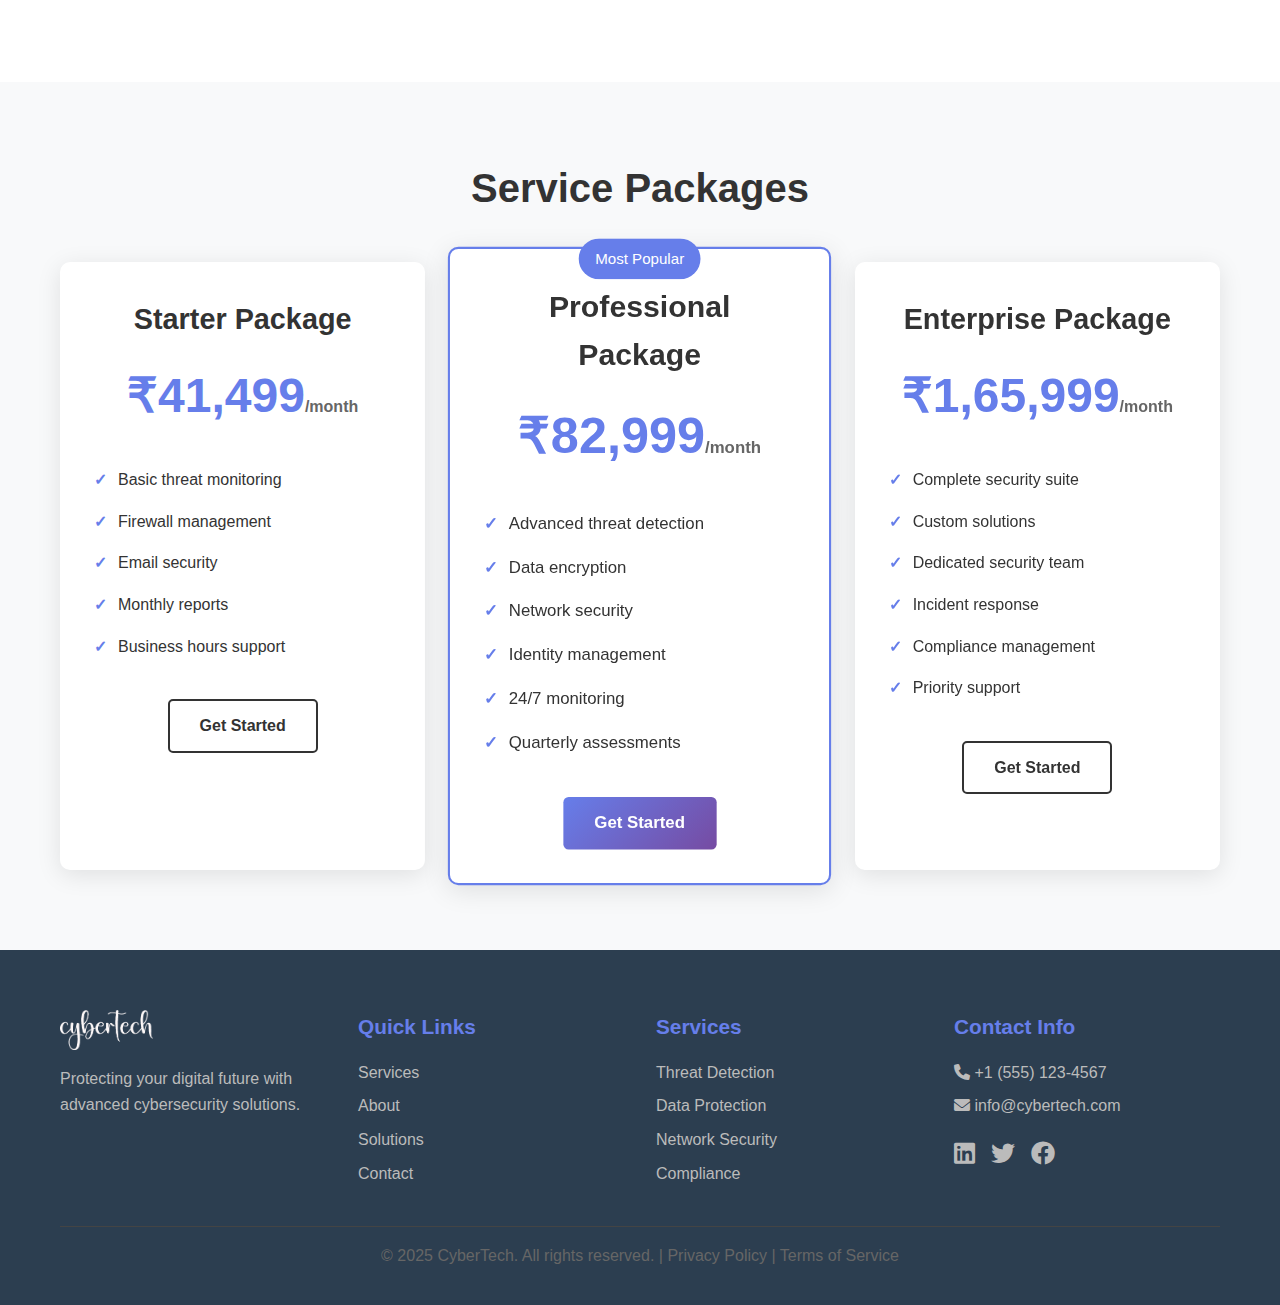
<file: services.html>
<!DOCTYPE html>
<html lang="en">
<head>
    <meta charset="UTF-8">
    <meta name="viewport" content="width=device-width, initial-scale=1.0">
    <title>Services - CyberTech</title>
    <link rel="stylesheet" href="styles.css">
    <link href="https://cdnjs.cloudflare.com/ajax/libs/font-awesome/6.0.0/css/all.min.css" rel="stylesheet">
</head>
<body>
    <!-- Navigation -->
    <nav class="navbar">
        <div class="nav-container">
            <div class="nav-logo">
                <img src="Assests/logo (1).png" alt="CyberTech Logo">
            </div>
            <ul class="nav-menu">
                <li><a href="index.html">Home</a></li>
                <li><a href="services.html" class="active">Services</a></li>
                <li><a href="about.html">About</a></li>
                <li><a href="solutions.html">Solutions</a></li>
                <li><a href="contact.html">Contact</a></li>
            </ul>
            <div class="hamburger">
                <span class="bar"></span>
                <span class="bar"></span>
                <span class="bar"></span>
            </div>
        </div>
    </nav>

    <!-- Page Header -->
    <section class="page-header">
        <div class="container">
            <h1>Our Cybersecurity Services</h1>
            <p>Comprehensive protection solutions for your digital infrastructure</p>
        </div>
    </section>

    <!-- Detailed Services -->
    <section class="detailed-services">
        <div class="container">
            <div class="service-detail">
                <div class="service-content">
                    <div class="service-icon">
                        <i class="fas fa-shield-alt"></i>
                    </div>
                    <div class="service-info">
                        <h3>Advanced Threat Detection & Response</h3>
                        <p>Our AI-powered threat detection system monitors your network 24/7, identifying and responding to sophisticated cyber threats in real-time. We use machine learning algorithms to detect anomalies and prevent breaches before they occur.</p>
                        <ul>
                            <li>Real-time threat monitoring</li>
                            <li>Automated incident response</li>
                            <li>Behavioral analytics</li>
                            <li>Threat intelligence integration</li>
                        </ul>
                        <div class="service-price">Starting at ₹24,999/month</div>
                    </div>
                </div>
            </div>

            <div class="service-detail">
                <div class="service-content">
                    <div class="service-icon">
                        <i class="fas fa-lock"></i>
                    </div>
                    <div class="service-info">
                        <h3>Data Protection & Encryption</h3>
                        <p>Safeguard your sensitive data with enterprise-grade encryption and comprehensive data loss prevention strategies. Our solutions ensure your data remains secure both at rest and in transit.</p>
                        <ul>
                            <li>End-to-end encryption</li>
                            <li>Data loss prevention (DLP)</li>
                            <li>Secure backup solutions</li>
                            <li>Privacy compliance (GDPR, CCPA)</li>
                        </ul>
                        <div class="service-price">Starting at ₹16,999/month</div>
                    </div>
                </div>
            </div>

            <div class="service-detail">
                <div class="service-content">
                    <div class="service-icon">
                        <i class="fas fa-network-wired"></i>
                    </div>
                    <div class="service-info">
                        <h3>Network Security Solutions</h3>
                        <p>Protect your network infrastructure with advanced firewalls, intrusion prevention systems, and secure VPN solutions. We create multiple layers of defense to keep your network secure.</p>
                        <ul>
                            <li>Next-generation firewalls</li>
                            <li>Intrusion prevention systems</li>
                            <li>Secure VPN implementation</li>
                            <li>Network segmentation</li>
                        </ul>
                        <div class="service-price">Starting at ₹32,999/month</div>
                    </div>
                </div>
            </div>

            <div class="service-detail">
                <div class="service-content">
                    <div class="service-icon">
                        <i class="fas fa-user-check"></i>
                    </div>
                    <div class="service-info">
                        <h3>Identity & Access Management</h3>
                        <p>Control and monitor user access with advanced identity management solutions. Implement zero-trust security models and multi-factor authentication to ensure only authorized users access your systems.</p>
                        <ul>
                            <li>Multi-factor authentication (MFA)</li>
                            <li>Single sign-on (SSO)</li>
                            <li>Privileged access management</li>
                            <li>User behavior analytics</li>
                        </ul>
                        <div class="service-price">Starting at ₹12,499/month</div>
                    </div>
                </div>
            </div>

            <div class="service-detail">
                <div class="service-content">
                    <div class="service-icon">
                        <i class="fas fa-bug"></i>
                    </div>
                    <div class="service-info">
                        <h3>Vulnerability Assessment & Penetration Testing</h3>
                        <p>Identify security weaknesses before attackers do. Our comprehensive vulnerability assessments and ethical hacking services help you understand and fix security gaps in your infrastructure.</p>
                        <ul>
                            <li>Regular vulnerability scans</li>
                            <li>Penetration testing</li>
                            <li>Security audits</li>
                            <li>Compliance assessments</li>
                        </ul>
                        <div class="service-price">Starting at ₹49,999/assessment</div>
                    </div>
                </div>
            </div>

            <div class="service-detail">
                <div class="service-content">
                    <div class="service-icon">
                        <i class="fas fa-graduation-cap"></i>
                    </div>
                    <div class="service-info">
                        <h3>Security Awareness Training</h3>
                        <p>Educate your team about cybersecurity best practices and emerging threats. Our interactive training programs help create a security-conscious culture within your organization.</p>
                        <ul>
                            <li>Phishing simulation campaigns</li>
                            <li>Interactive security training</li>
                            <li>Policy development</li>
                            <li>Incident response training</li>
                        </ul>
                        <div class="service-price">Starting at ₹8,299/user/year</div>
                    </div>
                </div>
            </div>
        </div>
    </section>

    <!-- Service Packages -->
    <section class="service-packages">
        <div class="container">
            <h2>Service Packages</h2>
            <div class="packages-grid">
                <div class="package">
                    <h3>Starter Package</h3>
                    <div class="package-price">₹41,499<span>/month</span></div>
                    <ul>
                        <li>Basic threat monitoring</li>
                        <li>Firewall management</li>
                        <li>Email security</li>
                        <li>Monthly reports</li>
                        <li>Business hours support</li>
                    </ul>
                    <a href="contact.html" class="btn btn-outline">Get Started</a>
                </div>
                <div class="package featured">
                    <div class="package-badge">Most Popular</div>
                    <h3>Professional Package</h3>
                    <div class="package-price">₹82,999<span>/month</span></div>
                    <ul>
                        <li>Advanced threat detection</li>
                        <li>Data encryption</li>
                        <li>Network security</li>
                        <li>Identity management</li>
                        <li>24/7 monitoring</li>
                        <li>Quarterly assessments</li>
                    </ul>
                    <a href="contact.html" class="btn btn-primary">Get Started</a>
                </div>
                <div class="package">
                    <h3>Enterprise Package</h3>
                    <div class="package-price">₹1,65,999<span>/month</span></div>
                    <ul>
                        <li>Complete security suite</li>
                        <li>Custom solutions</li>
                        <li>Dedicated security team</li>
                        <li>Incident response</li>
                        <li>Compliance management</li>
                        <li>Priority support</li>
                    </ul>
                    <a href="contact.html" class="btn btn-outline">Get Started</a>
                </div>
            </div>
        </div>
    </section>

    <!-- Footer -->
    <footer class="footer">
        <div class="container">
            <div class="footer-content">
                <div class="footer-section">
                    <div class="footer-logo">
                        <img src="Assests/logo (2).png" alt="CyberTech Logo">
                    </div>
                    <p>Protecting your digital future with advanced cybersecurity solutions.</p>
                </div>
                <div class="footer-section">
                    <h4>Quick Links</h4>
                    <ul>
                        <li><a href="services.html">Services</a></li>
                        <li><a href="about.html">About</a></li>
                        <li><a href="solutions.html">Solutions</a></li>
                        <li><a href="contact.html">Contact</a></li>
                    </ul>
                </div>
                <div class="footer-section">
                    <h4>Services</h4>
                    <ul>
                        <li><a href="#">Threat Detection</a></li>
                        <li><a href="#">Data Protection</a></li>
                        <li><a href="#">Network Security</a></li>
                        <li><a href="#">Compliance</a></li>
                    </ul>
                </div>
                <div class="footer-section">
                    <h4>Contact Info</h4>
                    <p><i class="fas fa-phone"></i> +1 (555) 123-4567</p>
                    <p><i class="fas fa-envelope"></i> info@cybertech.com</p>
                    <div class="social-links">
                        <a href="#"><i class="fab fa-linkedin"></i></a>
                        <a href="#"><i class="fab fa-twitter"></i></a>
                        <a href="#"><i class="fab fa-facebook"></i></a>
                    </div>
                </div>
            </div>
            <div class="footer-bottom">
                <p>&copy; 2025 CyberTech. All rights reserved. | Privacy Policy | Terms of Service</p>
            </div>
        </div>
    </footer>

    <script src="script.js"></script>
</body>
</html>
</file>
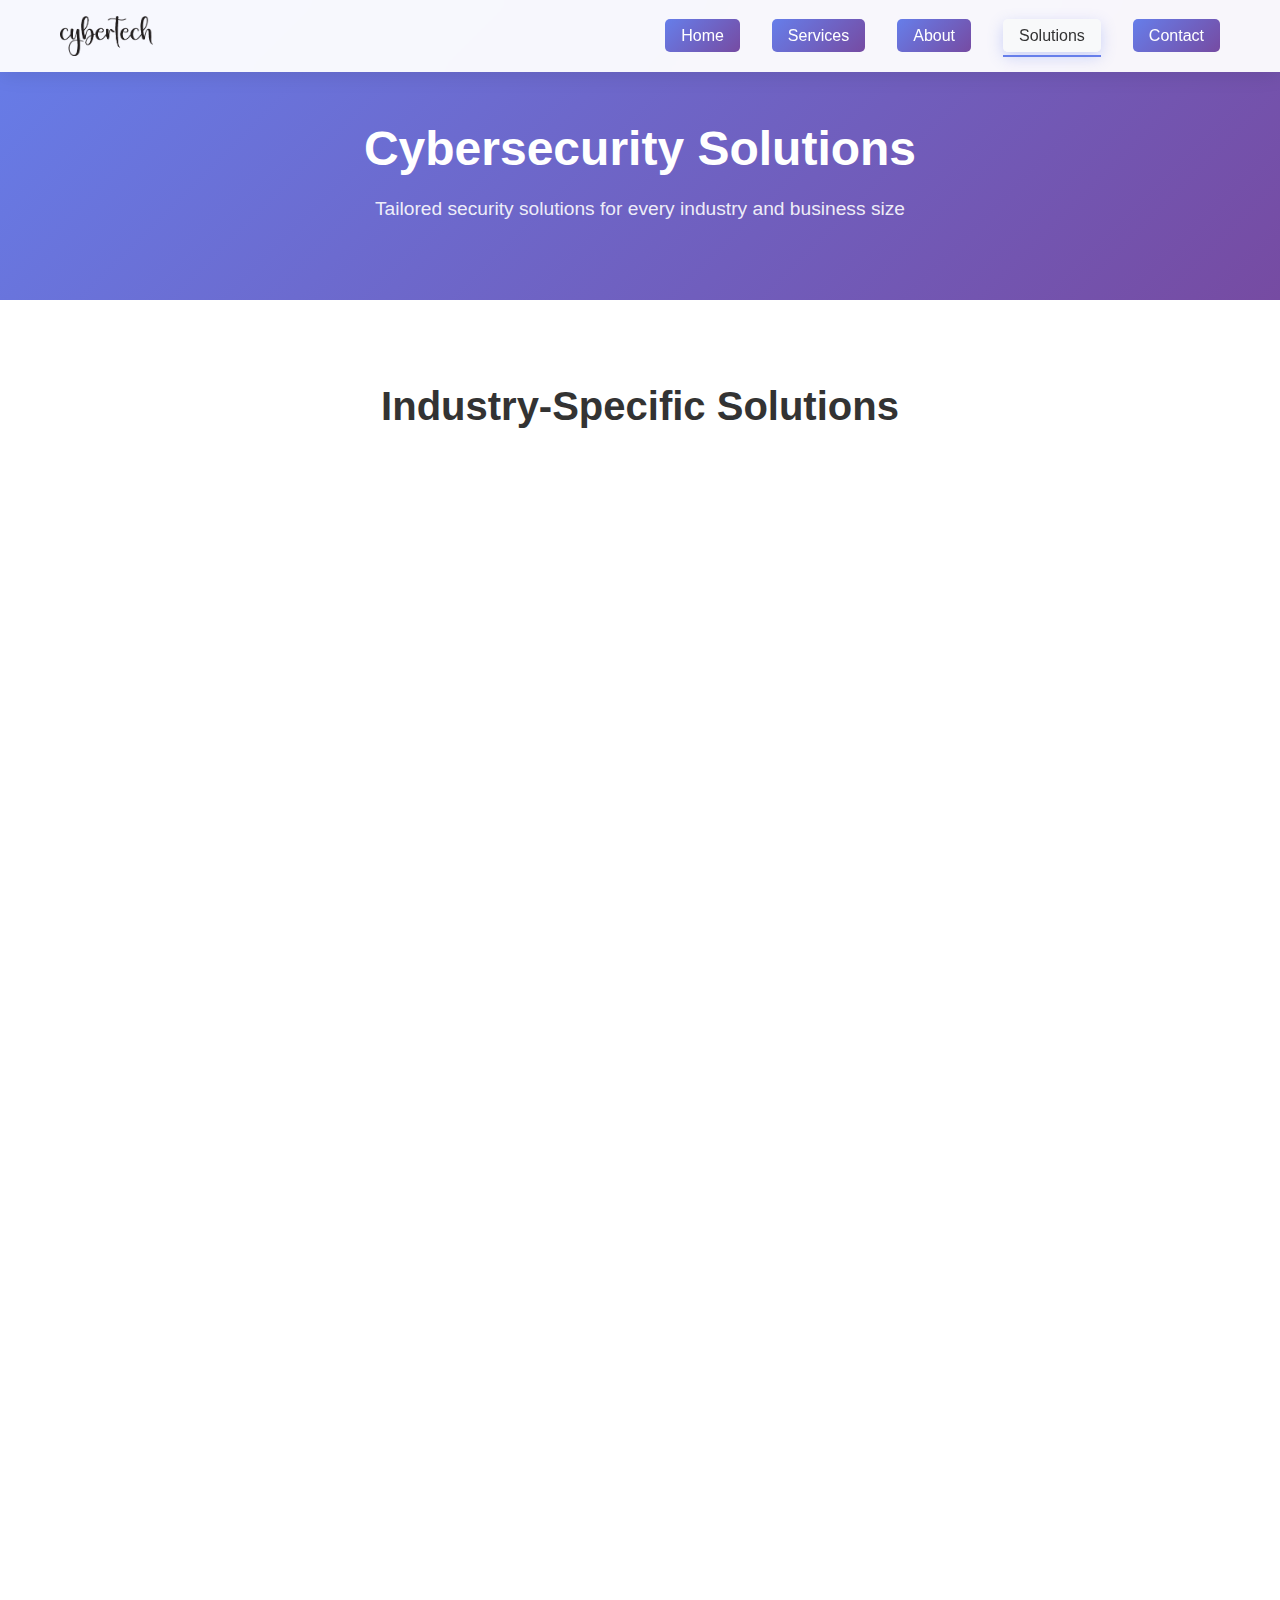
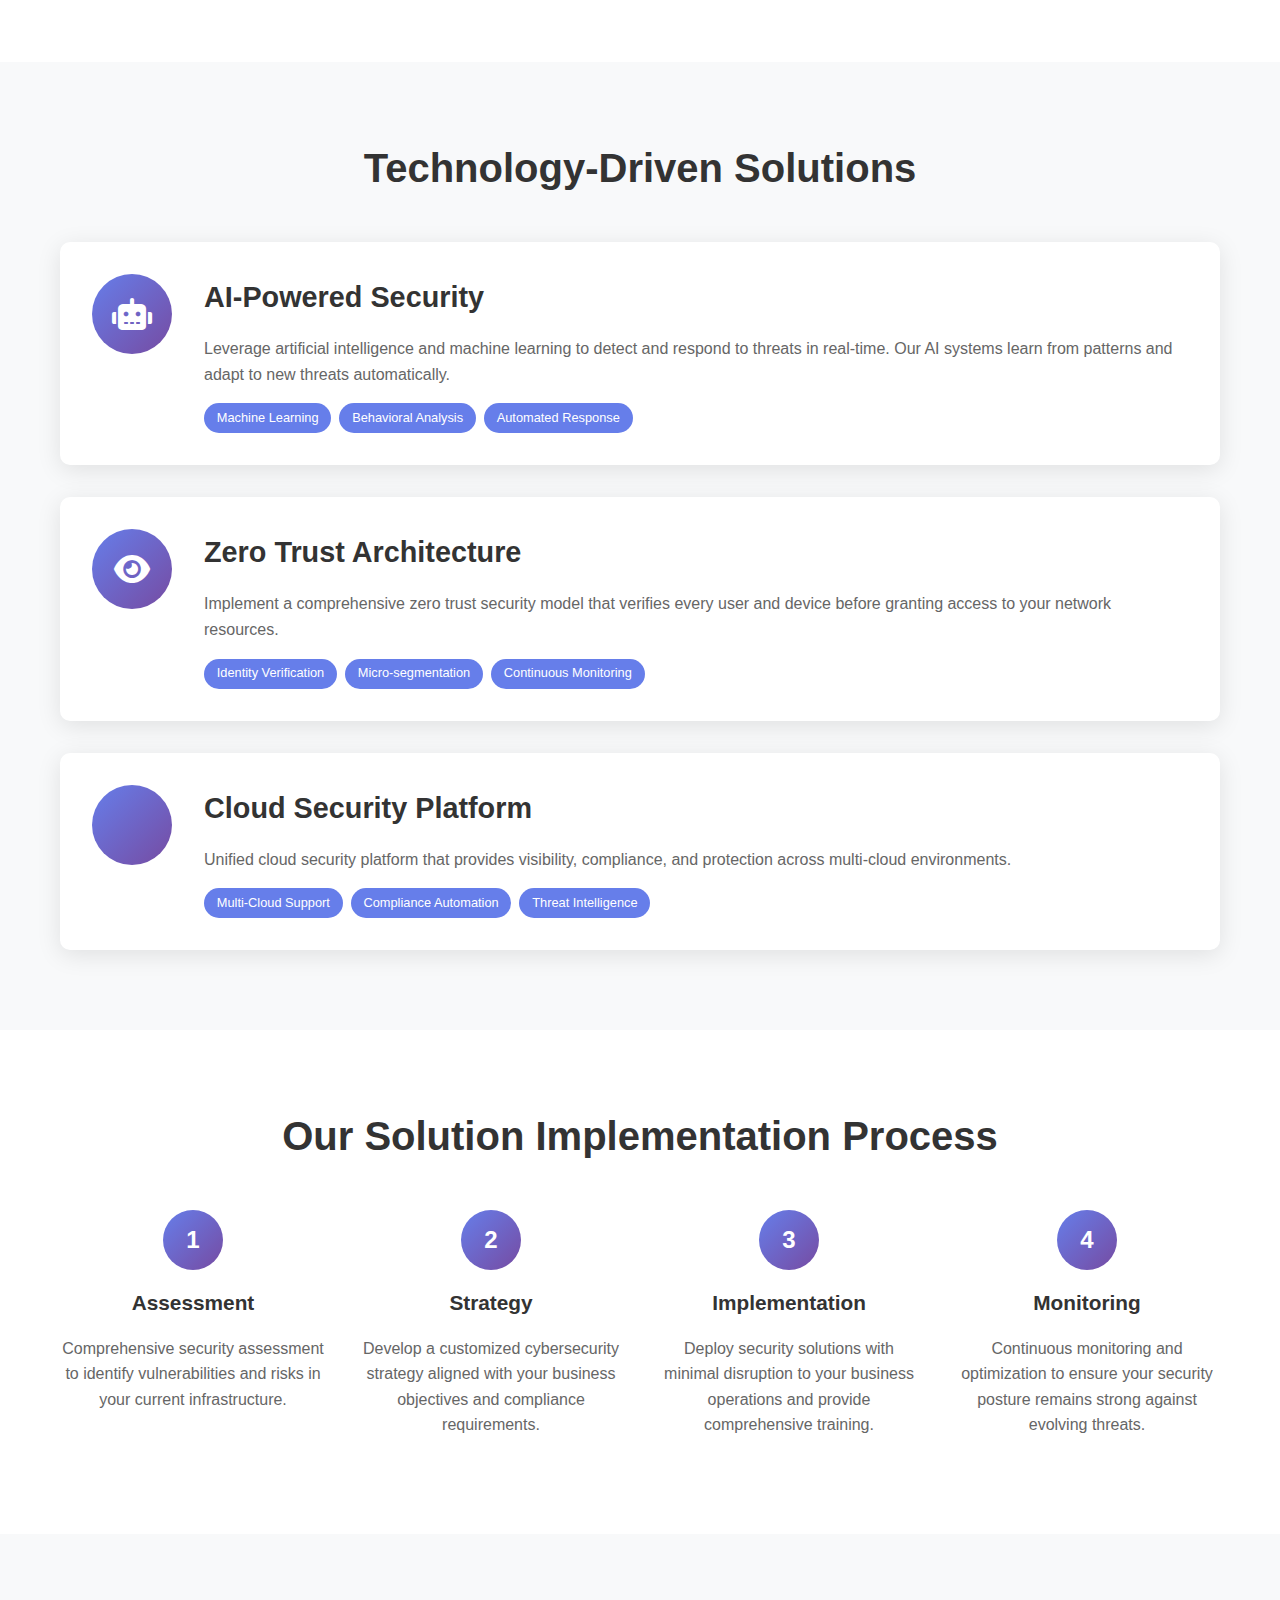
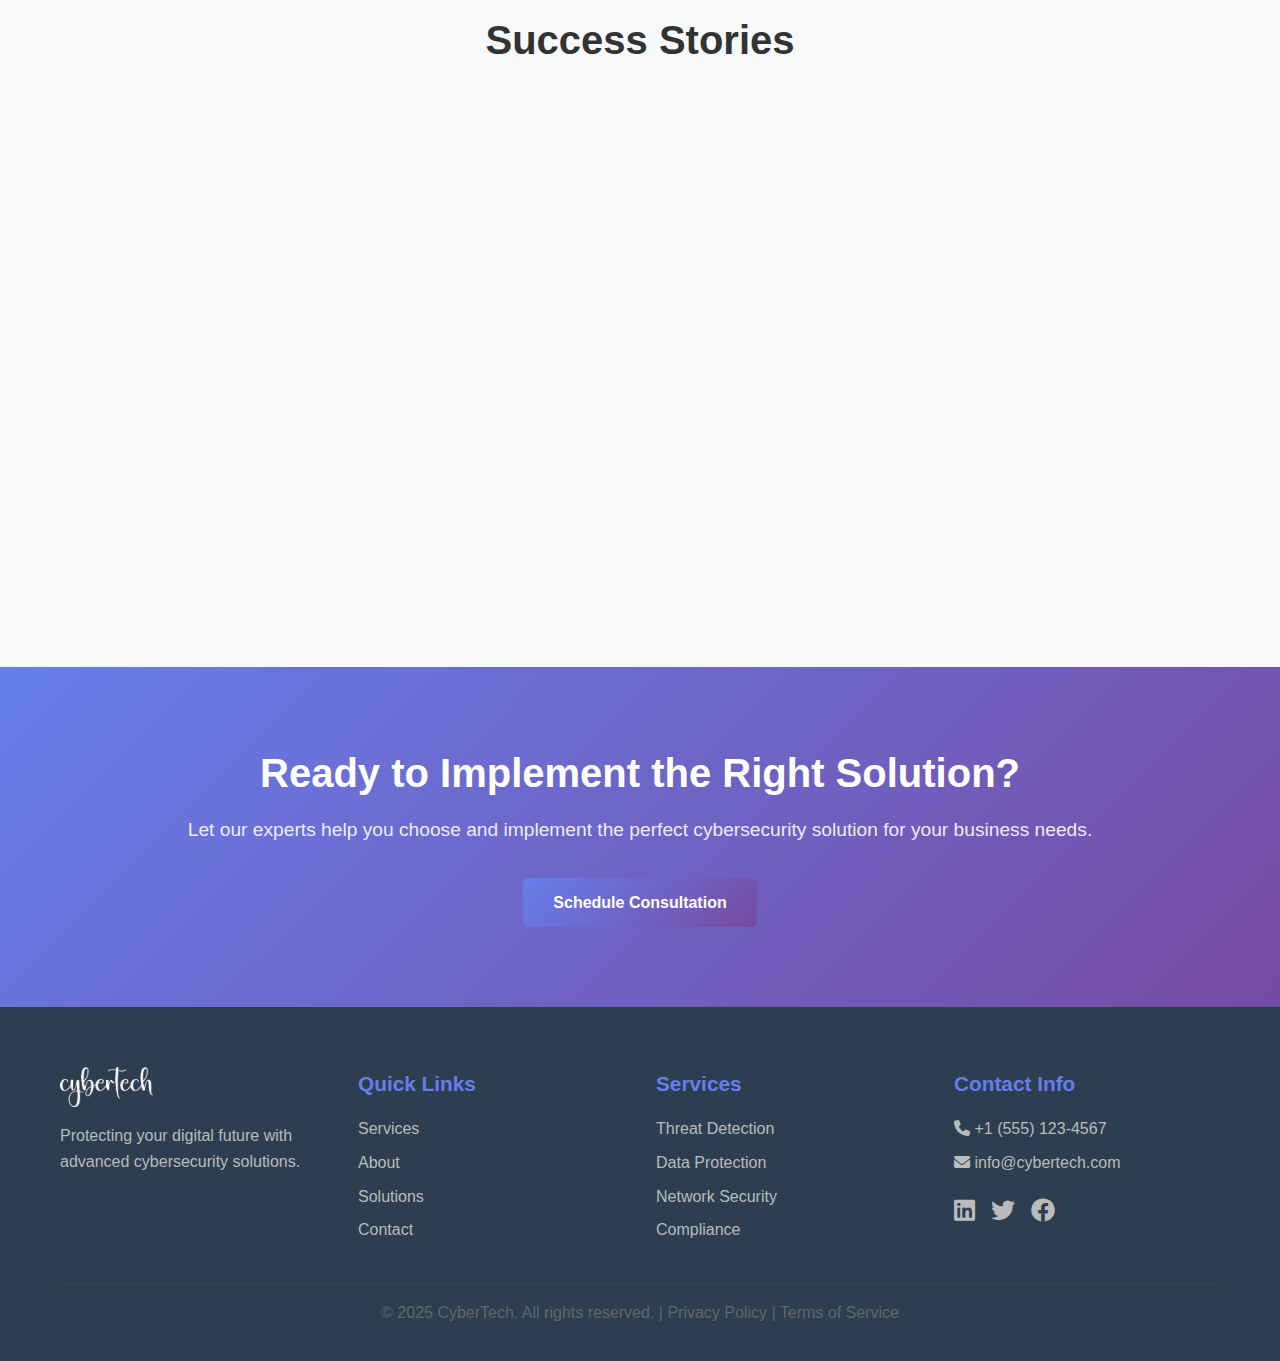
<file: solutions.html>
<!DOCTYPE html>
<html lang="en">
<head>
    <meta charset="UTF-8">
    <meta name="viewport" content="width=device-width, initial-scale=1.0">
    <title>Solutions - CyberTech</title>
    <link rel="stylesheet" href="styles.css">
    <link href="https://cdnjs.cloudflare.com/ajax/libs/font-awesome/6.0.0/css/all.min.css" rel="stylesheet">
</head>
<body>
    <!-- Navigation -->
    <nav class="navbar">
        <div class="nav-container">
            <div class="nav-logo">
                <img src="Assests/logo (1).png" alt="CyberTech Logo">
            </div>
            <ul class="nav-menu">
                <li><a href="index.html">Home</a></li>
                <li><a href="services.html">Services</a></li>
                <li><a href="about.html">About</a></li>
                <li><a href="solutions.html" class="active">Solutions</a></li>
                <li><a href="contact.html">Contact</a></li>
            </ul>
            <div class="hamburger">
                <span class="bar"></span>
                <span class="bar"></span>
                <span class="bar"></span>
            </div>
        </div>
    </nav>

    <!-- Page Header -->
    <section class="page-header">
        <div class="container">
            <h1>Cybersecurity Solutions</h1>
            <p>Tailored security solutions for every industry and business size</p>
        </div>
    </section>

    <!-- Industry Solutions -->
    <section class="industry-solutions">
        <div class="container">
            <h2>Industry-Specific Solutions</h2>
            <div class="solutions-grid">
                <div class="solution-card">
                    <i class="fas fa-hospital"></i>
                    <h3>Healthcare</h3>
                    <p>HIPAA-compliant security solutions protecting patient data and medical systems from cyber threats.</p>
                    <ul>
                        <li>Medical device security</li>
                        <li>Patient data protection</li>
                        <li>HIPAA compliance</li>
                        <li>Telemedicine security</li>
                    </ul>
                    <a href="contact.html" class="btn btn-outline">Learn More</a>
                </div>
                <div class="solution-card">
                    <i class="fas fa-university"></i>
                    <h3>Financial Services</h3>
                    <p>Bank-grade security solutions ensuring compliance with financial regulations and protecting sensitive financial data.</p>
                    <ul>
                        <li>PCI DSS compliance</li>
                        <li>Fraud detection</li>
                        <li>Transaction security</li>
                        <li>Regulatory compliance</li>
                    </ul>
                    <a href="contact.html" class="btn btn-outline">Learn More</a>
                </div>
                <div class="solution-card">
                    <i class="fas fa-graduation-cap"></i>
                    <h3>Education</h3>
                    <p>Comprehensive security for educational institutions protecting student data and research information.</p>
                    <ul>
                        <li>Student data protection</li>
                        <li>FERPA compliance</li>
                        <li>Campus network security</li>
                        <li>Research data protection</li>
                    </ul>
                    <a href="contact.html" class="btn btn-outline">Learn More</a>
                </div>
                <div class="solution-card">
                    <i class="fas fa-industry"></i>
                    <h3>Manufacturing</h3>
                    <p>Industrial cybersecurity solutions protecting operational technology and critical infrastructure.</p>
                    <ul>
                        <li>OT/IT security integration</li>
                        <li>Industrial IoT protection</li>
                        <li>Supply chain security</li>
                        <li>Critical infrastructure protection</li>
                    </ul>
                    <a href="contact.html" class="btn btn-outline">Learn More</a>
                </div>
                <div class="solution-card">
                    <i class="fas fa-shopping-cart"></i>
                    <h3>E-commerce</h3>
                    <p>Secure online business operations with payment protection and customer data security solutions.</p>
                    <ul>
                        <li>Payment gateway security</li>
                        <li>Customer data protection</li>
                        <li>Website security</li>
                        <li>E-commerce compliance</li>
                    </ul>
                    <a href="contact.html" class="btn btn-outline">Learn More</a>
                </div>
                <div class="solution-card">
                    <i class="fas fa-cloud"></i>
                    <h3>Cloud & SaaS</h3>
                    <p>Comprehensive cloud security solutions for businesses migrating to or operating in cloud environments.</p>
                    <ul>
                        <li>Cloud security assessment</li>
                        <li>Multi-cloud protection</li>
                        <li>Container security</li>
                        <li>DevSecOps integration</li>
                    </ul>
                    <a href="contact.html" class="btn btn-outline">Learn More</a>
                </div>
            </div>
        </div>
    </section>

    <!-- Technology Solutions -->
    <section class="tech-solutions">
        <div class="container">
            <h2>Technology-Driven Solutions</h2>
            <div class="tech-grid">
                <div class="tech-solution">
                    <div class="tech-content">
                        <div class="tech-icon">
                            <i class="fas fa-robot"></i>
                        </div>
                        <div class="tech-info">
                            <h3>AI-Powered Security</h3>
                            <p>Leverage artificial intelligence and machine learning to detect and respond to threats in real-time. Our AI systems learn from patterns and adapt to new threats automatically.</p>
                            <div class="tech-features">
                                <span class="feature-tag">Machine Learning</span>
                                <span class="feature-tag">Behavioral Analysis</span>
                                <span class="feature-tag">Automated Response</span>
                            </div>
                        </div>
                    </div>
                </div>
                <div class="tech-solution">
                    <div class="tech-content">
                        <div class="tech-icon">
                            <i class="fas fa-eye"></i>
                        </div>
                        <div class="tech-info">
                            <h3>Zero Trust Architecture</h3>
                            <p>Implement a comprehensive zero trust security model that verifies every user and device before granting access to your network resources.</p>
                            <div class="tech-features">
                                <span class="feature-tag">Identity Verification</span>
                                <span class="feature-tag">Micro-segmentation</span>
                                <span class="feature-tag">Continuous Monitoring</span>
                            </div>
                        </div>
                    </div>
                </div>
                <div class="tech-solution">
                    <div class="tech-content">
                        <div class="tech-icon">
                            <i class="fas fa-cloud-shield-alt"></i>
                        </div>
                        <div class="tech-info">
                            <h3>Cloud Security Platform</h3>
                            <p>Unified cloud security platform that provides visibility, compliance, and protection across multi-cloud environments.</p>
                            <div class="tech-features">
                                <span class="feature-tag">Multi-Cloud Support</span>
                                <span class="feature-tag">Compliance Automation</span>
                                <span class="feature-tag">Threat Intelligence</span>
                            </div>
                        </div>
                    </div>
                </div>
            </div>
        </div>
    </section>

    <!-- Solution Process -->
    <section class="solution-process">
        <div class="container">
            <h2>Our Solution Implementation Process</h2>
            <div class="process-steps">
                <div class="process-step">
                    <div class="step-number">1</div>
                    <div class="step-content">
                        <h4>Assessment</h4>
                        <p>Comprehensive security assessment to identify vulnerabilities and risks in your current infrastructure.</p>
                    </div>
                </div>
                <div class="process-step">
                    <div class="step-number">2</div>
                    <div class="step-content">
                        <h4>Strategy</h4>
                        <p>Develop a customized cybersecurity strategy aligned with your business objectives and compliance requirements.</p>
                    </div>
                </div>
                <div class="process-step">
                    <div class="step-number">3</div>
                    <div class="step-content">
                        <h4>Implementation</h4>
                        <p>Deploy security solutions with minimal disruption to your business operations and provide comprehensive training.</p>
                    </div>
                </div>
                <div class="process-step">
                    <div class="step-number">4</div>
                    <div class="step-content">
                        <h4>Monitoring</h4>
                        <p>Continuous monitoring and optimization to ensure your security posture remains strong against evolving threats.</p>
                    </div>
                </div>
            </div>
        </div>
    </section>

    <!-- Case Studies -->
    <section class="case-studies">
        <div class="container">
            <h2>Success Stories</h2>
            <div class="case-study-grid">
                <div class="case-study">
                    <h4>Healthcare Provider - 50% Reduction in Security Incidents</h4>
                    <p>A major healthcare network reduced security incidents by 50% and achieved HIPAA compliance within 6 months of implementing our comprehensive security solution.</p>
                    <div class="case-metrics">
                        <span class="metric">50% ↓ Security Incidents</span>
                        <span class="metric">100% HIPAA Compliance</span>
                        <span class="metric">6 Months Implementation</span>
                    </div>
                </div>
                <div class="case-study">
                    <h4>Financial Institution - Zero Breaches for 3 Years</h4>
                    <p>A regional bank has maintained zero security breaches for over 3 years while achieving full PCI DSS compliance and reducing security costs by 30%.</p>
                    <div class="case-metrics">
                        <span class="metric">0 Security Breaches</span>
                        <span class="metric">30% ↓ Security Costs</span>
                        <span class="metric">3+ Years Protection</span>
                    </div>
                </div>
                <div class="case-study">
                    <h4>Manufacturing Company - 99.9% Uptime Achieved</h4>
                    <p>A manufacturing company achieved 99.9% uptime and protected critical operational technology systems from cyber threats targeting industrial environments.</p>
                    <div class="case-metrics">
                        <span class="metric">99.9% Uptime</span>
                        <span class="metric">100% OT Protection</span>
                        <span class="metric">Zero Downtime</span>
                    </div>
                </div>
            </div>
        </div>
    </section>

    <!-- CTA Section -->
    <section class="cta-section">
        <div class="container">
            <h2>Ready to Implement the Right Solution?</h2>
            <p>Let our experts help you choose and implement the perfect cybersecurity solution for your business needs.</p>
            <a href="contact.html" class="btn btn-primary">Schedule Consultation</a>
        </div>
    </section>

    <!-- Footer -->
    <footer class="footer">
        <div class="container">
            <div class="footer-content">
                <div class="footer-section">
                    <div class="footer-logo">
                        <img src="Assests/logo (2).png" alt="CyberTech Logo">
                    </div>
                    <p>Protecting your digital future with advanced cybersecurity solutions.</p>
                </div>
                <div class="footer-section">
                    <h4>Quick Links</h4>
                    <ul>
                        <li><a href="services.html">Services</a></li>
                        <li><a href="about.html">About</a></li>
                        <li><a href="solutions.html">Solutions</a></li>
                        <li><a href="contact.html">Contact</a></li>
                    </ul>
                </div>
                <div class="footer-section">
                    <h4>Services</h4>
                    <ul>
                        <li><a href="#">Threat Detection</a></li>
                        <li><a href="#">Data Protection</a></li>
                        <li><a href="#">Network Security</a></li>
                        <li><a href="#">Compliance</a></li>
                    </ul>
                </div>
                <div class="footer-section">
                    <h4>Contact Info</h4>
                    <p><i class="fas fa-phone"></i> +1 (555) 123-4567</p>
                    <p><i class="fas fa-envelope"></i> info@cybertech.com</p>
                    <div class="social-links">
                        <a href="#"><i class="fab fa-linkedin"></i></a>
                        <a href="#"><i class="fab fa-twitter"></i></a>
                        <a href="#"><i class="fab fa-facebook"></i></a>
                    </div>
                </div>
            </div>
            <div class="footer-bottom">
                <p>&copy; 2025 CyberTech. All rights reserved. | Privacy Policy | Terms of Service</p>
            </div>
        </div>
    </footer>

    <script src="script.js"></script>
</body>
</html>
</file>
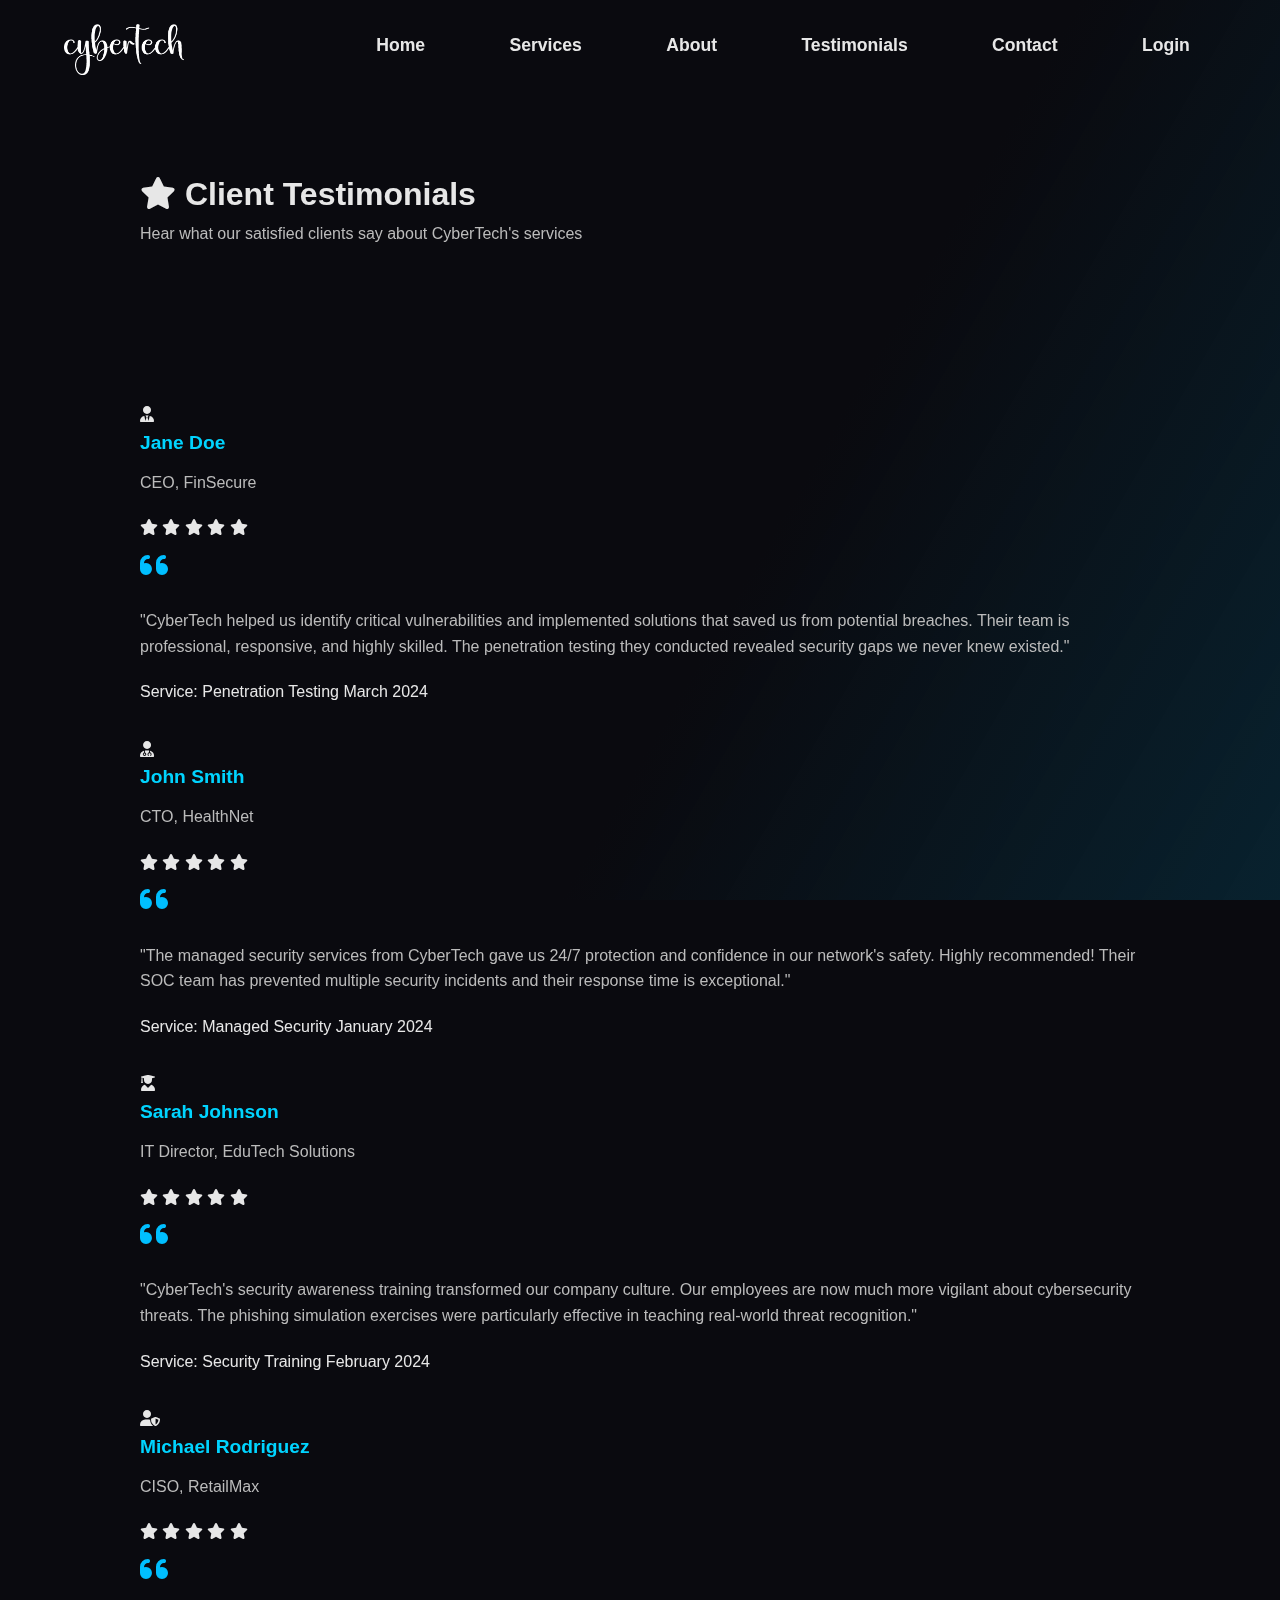
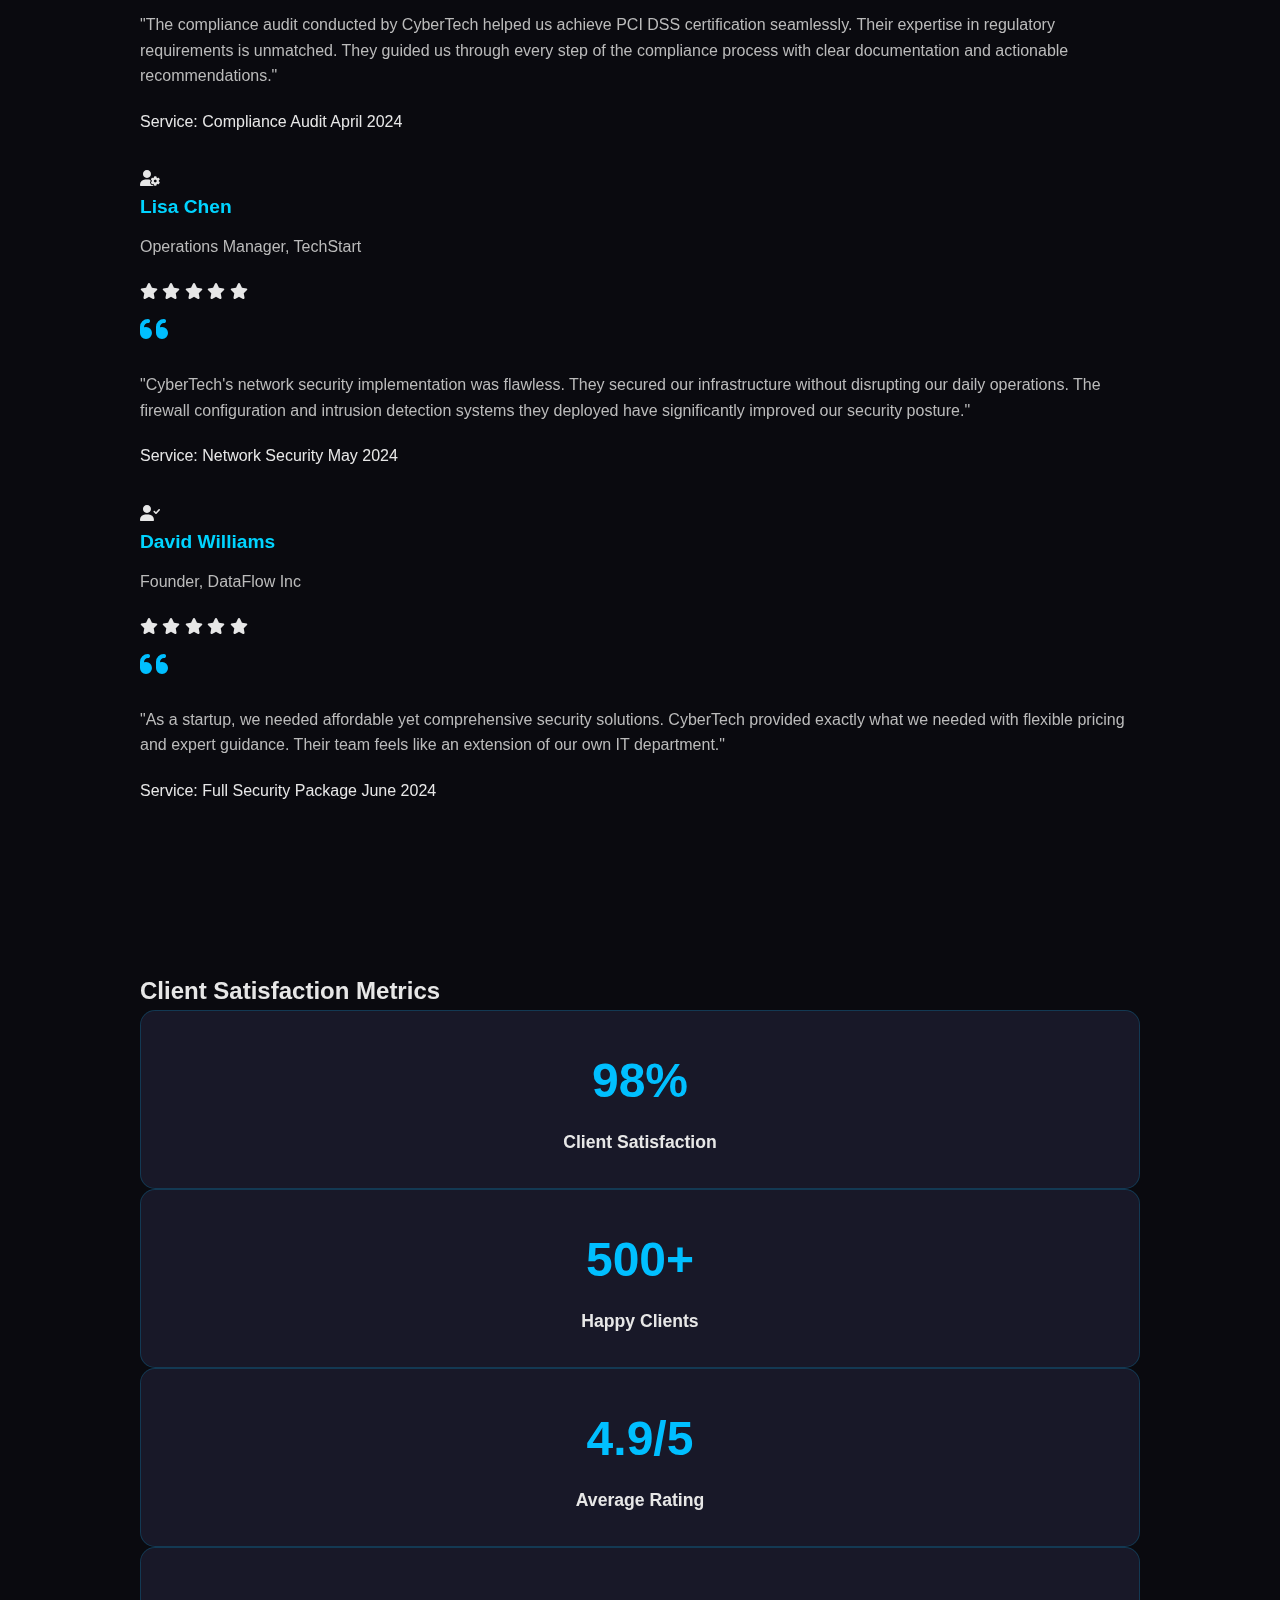
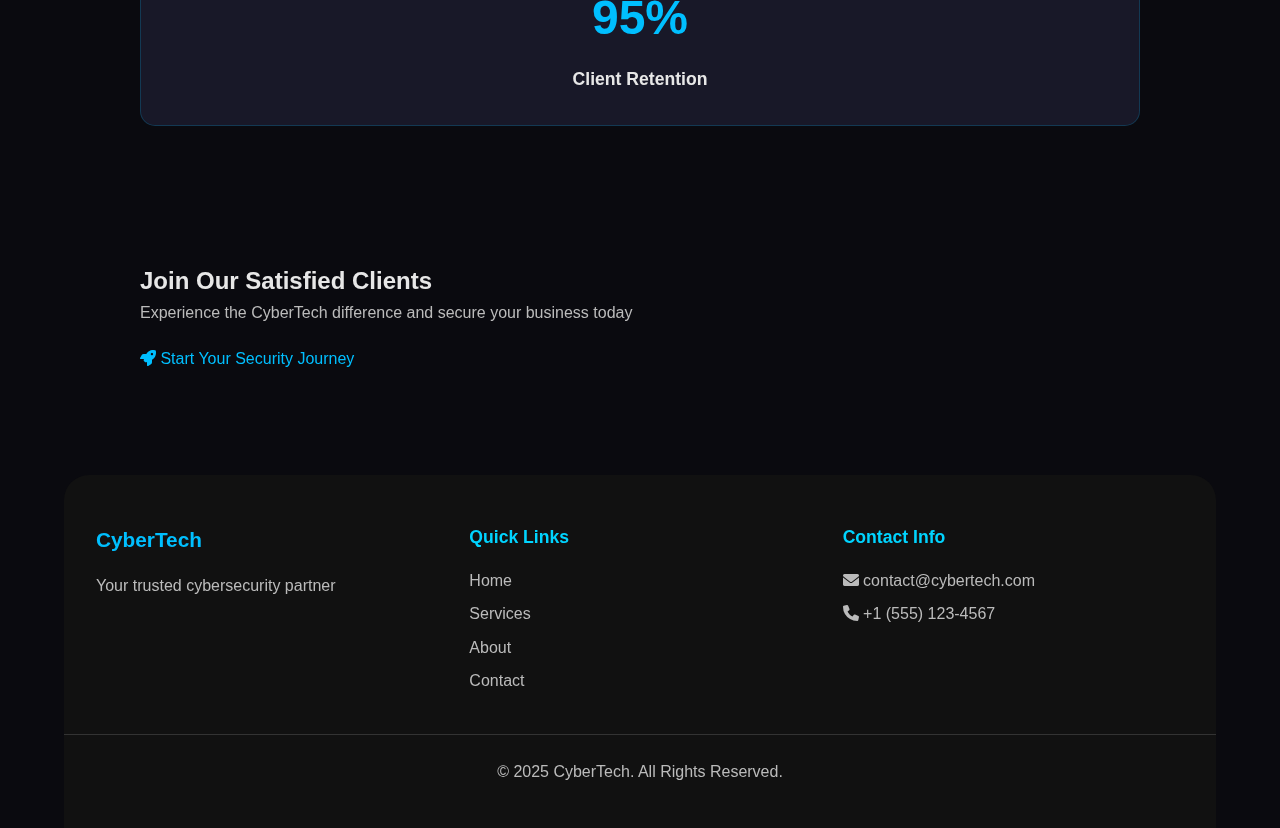
<file: testimonials.html>
<!DOCTYPE html>
<html lang="en">

<head>
  <meta charset="UTF-8" />
  <meta name="viewport" content="width=device-width, initial-scale=1" />
  <title>Testimonials - CyberTech</title>
  <link rel="stylesheet" href="style.css">
  <link rel="stylesheet" href="https://cdnjs.cloudflare.com/ajax/libs/font-awesome/6.0.0/css/all.min.css">
</head>

<body>
  <div class="background-overlay"></div>
  <div class="container">
    <header>
      <nav class="navbar">
        <div class="logo-area">
          <img src="Assests/logo (2).png" alt="CyberTech Logo" class="logo">
        </div>
        <input type="checkbox" id="nav-toggle" class="nav-toggle" />
        <label for="nav-toggle" class="nav-toggle-label">
          <span></span>
        </label>
        <ul class="nav-links">
          <li><a href="index.html">Home</a></li>
          <li><a href="services.html">Services</a></li>
          <li><a href="about.html">About</a></li>
          <li><a href="testimonials.html" class="active">Testimonials</a></li>
          <li><a href="contact.html">Contact</a></li>
          <li><a href="login.html" class="login-btn">Login</a></li>
        </ul>
      </nav>
    </header>

    <main>
      <section class="page-hero">
        <div class="hero-content">
          <h1><i class="fas fa-star"></i> Client Testimonials</h1>
          <p class="hero-subtitle">Hear what our satisfied clients say about CyberTech's services</p>
        </div>
      </section>

      <section class="testimonials-page">
        <div class="testimonials-grid-detailed">
          <div class="testimonial-card-detailed">
            <div class="testimonial-header">
              <div class="client-avatar">
                <i class="fas fa-user-tie"></i>
              </div>
              <div class="client-info">
                <h3>Jane Doe</h3>
                <p class="client-title">CEO, FinSecure</p>
                <div class="rating">
                  <i class="fas fa-star"></i>
                  <i class="fas fa-star"></i>
                  <i class="fas fa-star"></i>
                  <i class="fas fa-star"></i>
                  <i class="fas fa-star"></i>
                </div>
              </div>
            </div>
            <div class="testimonial-content">
              <div class="quote-icon">
                <i class="fas fa-quote-left"></i>
              </div>
              <p>"CyberTech helped us identify critical vulnerabilities and implemented solutions that saved us from potential breaches. Their team is professional, responsive, and highly skilled. The penetration testing they conducted revealed security gaps we never knew existed."</p>
              <div class="testimonial-footer">
                <span class="service-used">Service: Penetration Testing</span>
                <span class="testimonial-date">March 2024</span>
              </div>
            </div>
          </div>

          <div class="testimonial-card-detailed">
            <div class="testimonial-header">
              <div class="client-avatar">
                <i class="fas fa-user-md"></i>
              </div>
              <div class="client-info">
                <h3>John Smith</h3>
                <p class="client-title">CTO, HealthNet</p>
                <div class="rating">
                  <i class="fas fa-star"></i>
                  <i class="fas fa-star"></i>
                  <i class="fas fa-star"></i>
                  <i class="fas fa-star"></i>
                  <i class="fas fa-star"></i>
                </div>
              </div>
            </div>
            <div class="testimonial-content">
              <div class="quote-icon">
                <i class="fas fa-quote-left"></i>
              </div>
              <p>"The managed security services from CyberTech gave us 24/7 protection and confidence in our network's safety. Highly recommended! Their SOC team has prevented multiple security incidents and their response time is exceptional."</p>
              <div class="testimonial-footer">
                <span class="service-used">Service: Managed Security</span>
                <span class="testimonial-date">January 2024</span>
              </div>
            </div>
          </div>

          <div class="testimonial-card-detailed">
            <div class="testimonial-header">
              <div class="client-avatar">
                <i class="fas fa-user-graduate"></i>
              </div>
              <div class="client-info">
                <h3>Sarah Johnson</h3>
                <p class="client-title">IT Director, EduTech Solutions</p>
                <div class="rating">
                  <i class="fas fa-star"></i>
                  <i class="fas fa-star"></i>
                  <i class="fas fa-star"></i>
                  <i class="fas fa-star"></i>
                  <i class="fas fa-star"></i>
                </div>
              </div>
            </div>
            <div class="testimonial-content">
              <div class="quote-icon">
                <i class="fas fa-quote-left"></i>
              </div>
              <p>"CyberTech's security awareness training transformed our company culture. Our employees are now much more vigilant about cybersecurity threats. The phishing simulation exercises were particularly effective in teaching real-world threat recognition."</p>
              <div class="testimonial-footer">
                <span class="service-used">Service: Security Training</span>
                <span class="testimonial-date">February 2024</span>
              </div>
            </div>
          </div>

          <div class="testimonial-card-detailed">
            <div class="testimonial-header">
              <div class="client-avatar">
                <i class="fas fa-user-shield"></i>
              </div>
              <div class="client-info">
                <h3>Michael Rodriguez</h3>
                <p class="client-title">CISO, RetailMax</p>
                <div class="rating">
                  <i class="fas fa-star"></i>
                  <i class="fas fa-star"></i>
                  <i class="fas fa-star"></i>
                  <i class="fas fa-star"></i>
                  <i class="fas fa-star"></i>
                </div>
              </div>
            </div>
            <div class="testimonial-content">
              <div class="quote-icon">
                <i class="fas fa-quote-left"></i>
              </div>
              <p>"The compliance audit conducted by CyberTech helped us achieve PCI DSS certification seamlessly. Their expertise in regulatory requirements is unmatched. They guided us through every step of the compliance process with clear documentation and actionable recommendations."</p>
              <div class="testimonial-footer">
                <span class="service-used">Service: Compliance Audit</span>
                <span class="testimonial-date">April 2024</span>
              </div>
            </div>
          </div>

          <div class="testimonial-card-detailed">
            <div class="testimonial-header">
              <div class="client-avatar">
                <i class="fas fa-user-cog"></i>
              </div>
              <div class="client-info">
                <h3>Lisa Chen</h3>
                <p class="client-title">Operations Manager, TechStart</p>
                <div class="rating">
                  <i class="fas fa-star"></i>
                  <i class="fas fa-star"></i>
                  <i class="fas fa-star"></i>
                  <i class="fas fa-star"></i>
                  <i class="fas fa-star"></i>
                </div>
              </div>
            </div>
            <div class="testimonial-content">
              <div class="quote-icon">
                <i class="fas fa-quote-left"></i>
              </div>
              <p>"CyberTech's network security implementation was flawless. They secured our infrastructure without disrupting our daily operations. The firewall configuration and intrusion detection systems they deployed have significantly improved our security posture."</p>
              <div class="testimonial-footer">
                <span class="service-used">Service: Network Security</span>
                <span class="testimonial-date">May 2024</span>
              </div>
            </div>
          </div>

          <div class="testimonial-card-detailed">
            <div class="testimonial-header">
              <div class="client-avatar">
                <i class="fas fa-user-check"></i>
              </div>
              <div class="client-info">
                <h3>David Williams</h3>
                <p class="client-title">Founder, DataFlow Inc</p>
                <div class="rating">
                  <i class="fas fa-star"></i>
                  <i class="fas fa-star"></i>
                  <i class="fas fa-star"></i>
                  <i class="fas fa-star"></i>
                  <i class="fas fa-star"></i>
                </div>
              </div>
            </div>
            <div class="testimonial-content">
              <div class="quote-icon">
                <i class="fas fa-quote-left"></i>
              </div>
              <p>"As a startup, we needed affordable yet comprehensive security solutions. CyberTech provided exactly what we needed with flexible pricing and expert guidance. Their team feels like an extension of our own IT department."</p>
              <div class="testimonial-footer">
                <span class="service-used">Service: Full Security Package</span>
                <span class="testimonial-date">June 2024</span>
              </div>
            </div>
          </div>
        </div>
      </section>

      <section class="testimonial-stats">
        <h2>Client Satisfaction Metrics</h2>
        <div class="stats-grid-testimonials">
          <div class="stat-card">
            <div class="stat-number">98%</div>
            <div class="stat-label">Client Satisfaction</div>
          </div>
          <div class="stat-card">
            <div class="stat-number">500+</div>
            <div class="stat-label">Happy Clients</div>
          </div>
          <div class="stat-card">
            <div class="stat-number">4.9/5</div>
            <div class="stat-label">Average Rating</div>
          </div>
          <div class="stat-card">
            <div class="stat-number">95%</div>
            <div class="stat-label">Client Retention</div>
          </div>
        </div>
      </section>

      <section class="cta-section">
        <div class="cta-content">
          <h2>Join Our Satisfied Clients</h2>
          <p>Experience the CyberTech difference and secure your business today</p>
          <a href="contact.html" class="cta-btn-large">
            <i class="fas fa-rocket"></i> Start Your Security Journey
          </a>
        </div>
      </section>
    </main>

    <footer>
      <div class="footer-content">
        <div class="footer-section">
          <h3>CyberTech</h3>
          <p>Your trusted cybersecurity partner</p>
        </div>
        <div class="footer-section">
          <h4>Quick Links</h4>
          <ul>
            <li><a href="index.html">Home</a></li>
            <li><a href="services.html">Services</a></li>
            <li><a href="about.html">About</a></li>
            <li><a href="contact.html">Contact</a></li>
          </ul>
        </div>
        <div class="footer-section">
          <h4>Contact Info</h4>
          <p><i class="fas fa-envelope"></i> contact@cybertech.com</p>
          <p><i class="fas fa-phone"></i> +1 (555) 123-4567</p>
        </div>
      </div>
      <div class="footer-bottom">
        <p>© 2025 CyberTech. All Rights Reserved.</p>
      </div>
    </footer>
  </div>
</body>

</html>
</file>
<file: style.css>
* {
  margin: 0;
  padding: 0;
  box-sizing: border-box;

}

body {
  font-family: 'Segoe UI', 'Roboto', 'Oxygen', 'Ubuntu', 'Cantarell', 'Open Sans', 'Helvetica Neue', sans-serif;
  color: #e7e7e7;
  background: #0a0a0f;
  min-height: 100vh;
  line-height: 1.6;
  position: relative;
}

.background-overlay {
  position: fixed;
  top: 0; left: 0; right: 0; bottom: 0;
  background: linear-gradient(120deg, #0a0a0f 60%, #00bfff22 100%);
  z-index: -2;
  pointer-events: none;
}
.image-gradient{
  position: absolute;
  top:0;
  right: 0;
  opacity: 0.5;
  z-index: -1;

}
.layer-blur{
  height: 0;
  width: 30rem;
  position: absolute;
  top: 20%;
  right: 0;
  box-shadow: 0 0 700px 15px white;
  rotate: -30deg;
  z-index: -1;
}
.container {
  width: 100%;
  max-width: 1200px;
  margin: 0 auto;
  padding: 0 1.5rem;
  position: relative;
  z-index: 1;
}

/* Navbar */
.navbar {
  display: flex;
  align-items: center;
  justify-content: space-between;
  padding: 1.5rem 0 1rem 0;
  background: transparent;
  position: relative;
}
.logo-area {
  display: flex;
  align-items: center;
}
.logo {
  width: 120px;
  height: auto;
  object-fit: contain;
  filter: brightness(1.1) contrast(1.2);
}
.nav-links {
  display: flex;
  gap: 2rem;
  list-style: none;
}
.nav-links li a {
  color: #e7e7e7;
  font-weight: 600;
  text-decoration: none;
  font-size: 1.1rem;
  transition: color 0.3s;
  padding: 0.3rem 0.7rem;
  border-radius: 4px;
}
.nav-links li a:hover {
  color: #00bfff;
  background: #181828;
}
/* Hamburger menu for mobile */
.nav-toggle {
  display: none;
}
.nav-toggle-label {
  display: none;
  flex-direction: column;
  cursor: pointer;
  width: 32px;
  height: 32px;
  justify-content: center;
}
.nav-toggle-label span,
.nav-toggle-label span:before,
.nav-toggle-label span:after {
  display: block;
  background: #00bfff;
  height: 4px;
  width: 100%;
  border-radius: 2px;
  position: relative;
  transition: all 0.3s;
}
.nav-toggle-label span:before,
.nav-toggle-label span:after {
  content: '';
  position: absolute;
}
.nav-toggle-label span:before { top: -10px; }
.nav-toggle-label span:after { top: 10px; }

@media (max-width: 900px) {
  .nav-links {
    position: absolute;
    top: 100%;
    right: 0;
    background: #181828;
    flex-direction: column;
    width: 200px;
    gap: 0;
    display: none;
    box-shadow: 0 8px 32px #0008;
    border-radius: 0 0 8px 8px;
    z-index: 10;
  }
  .nav-links li {
    border-bottom: 1px solid #222;
  }
  .nav-toggle:checked + .nav-toggle-label + .nav-links {
    display: flex;
  }
  .nav-toggle-label {
    display: flex;
  }
}

    header nav {
      margin-bottom: 30px;
    }

    header nav a {
      color: #00bfff;
      margin: 0 15px;
      font-weight: 600;
      text-decoration: none;
      font-size: 1rem;
      transition: color 0.3s ease;
    }

    header nav a:hover {
      color: #0099cc;
      text-decoration: underline;
    }


    /* Hero Section */
    .hero {
      display: flex;
      align-items: center;
      justify-content: space-between;
      gap: 2rem;
      padding: 3rem 0 2rem 0;
      flex-wrap: wrap;
    }
    .hero-content {
      flex: 1 1 350px;
      min-width: 300px;
    }
    .hero h1 {
      font-size: 3.2rem;
      margin-bottom: 0.5rem;
      letter-spacing: 2px;
      color: #00bfff;
    }
    .hero .lead {
      font-size: 1.3rem;
      color: #00d4ff;
      margin-bottom: 1rem;
      font-weight: 600;
    }
    .hero .description {
      color: #bbb;
      margin-bottom: 2rem;
      font-size: 1.1rem;
    }
    .cta-btn {
      display: inline-block;
      background: linear-gradient(90deg, #00bfff, #00d4ff);
      color: #0a0a0f;
      font-weight: 700;
      padding: 0.9rem 2.2rem;
      border-radius: 30px;
      font-size: 1.1rem;
      text-decoration: none;
      box-shadow: 0 2px 16px #00bfff44;
      transition: background 0.3s, color 0.3s;
    }
    .cta-btn:hover {
      background: #00bfff;
      color: #fff;
    }
    .hero-image {
      flex: 1 1 300px;
      max-width: 350px;
      width: 100%;
      border-radius: 20px;
      box-shadow: 0 0 60px #00bfff33;
      opacity: 0.95;
    }

    header p.lead {
      font-weight: bold;
      font-size: 1.2rem;
      margin-bottom: 20px;
      color: #00bfff;
    }

    header p.description {
      font-style: italic;
      max-width: 700px;
      margin: 0 auto;
      color: #ccc;
      line-height: 1.4;
    }


    section {
      padding: 3rem 0 2.5rem 0;
      max-width: 1000px;
      margin: 0 auto 3rem auto;
    }


/* Modern Section Headers */
.section-header {
  text-align: center;
  margin-bottom: 3rem;
}
.section-header h2 {
  font-size: 2.5rem;
  margin-bottom: 1rem;
  color: #00bfff;
  border: none;
  padding: 0;
}
.section-header p {
  font-size: 1.1rem;
  color: #bbb;
  max-width: 600px;
  margin: 0 auto;
}

/* Stats Section */
.stats-section {
  padding: 4rem 0;
  background: #111;
  margin: 3rem 0;
  border-radius: 20px;
}
.stats-grid {
  display: grid;
  grid-template-columns: repeat(auto-fit, minmax(200px, 1fr));
  gap: 2rem;
  margin-top: 2rem;
}
.stat-card {
  text-align: center;
  padding: 2rem 1rem;
  background: #181828;
  border-radius: 15px;
  border: 1px solid #00bfff33;
}
.stat-number {
  font-size: 3rem;
  font-weight: 800;
  color: #00bfff;
  margin-bottom: 0.5rem;
}
.stat-label {
  font-size: 1.1rem;
  color: #e7e7e7;
  font-weight: 600;
}

/* Large Stats Grid */
.stats-grid-large {
  display: grid;
  grid-template-columns: repeat(auto-fit, minmax(250px, 1fr));
  gap: 2rem;
  margin-top: 2rem;
}
.stat-card-large {
  text-align: center;
  padding: 2.5rem 1.5rem;
  background: #181828;
  border-radius: 20px;
  border: 1px solid #00bfff33;
  transition: transform 0.3s, box-shadow 0.3s;
}
.stat-card-large:hover {
  transform: translateY(-5px);
  box-shadow: 0 10px 30px #00bfff22;
}
.stat-icon {
  font-size: 3rem;
  color: #00bfff;
  margin-bottom: 1rem;
}
.stat-card-large .stat-number {
  font-size: 3.5rem;
  margin-bottom: 0.5rem;
}
.stat-card-large .stat-label {
  font-size: 1.2rem;
  margin-bottom: 0.5rem;
}
.stat-description {
  font-size: 0.9rem;
  color: #999;
  line-height: 1.4;
}


h3 {
  margin-bottom: 0.7rem;
  color: #00d4ff;
  font-size: 1.2rem;
}

    p {
      margin-bottom: 20px;
      color: #bbb;
      line-height: 1.6;
    }


/* Modern Services Grid */
.services-grid-modern {
  display: grid;
  grid-template-columns: repeat(auto-fit, minmax(350px, 1fr));
  gap: 2rem;
  margin-top: 2rem;
}
.service-card-modern {
  background: #181828;
  border-radius: 20px;
  padding: 2.5rem 2rem;
  border: 1px solid #00bfff22;
  transition: all 0.3s ease;
  position: relative;
  overflow: hidden;
}
.service-card-modern:hover {
  transform: translateY(-10px);
  box-shadow: 0 20px 40px #00bfff33;
  border-color: #00bfff;
}
.service-icon-wrapper {
  width: 80px;
  height: 80px;
  background: linear-gradient(135deg, #00bfff, #00d4ff);
  border-radius: 20px;
  display: flex;
  align-items: center;
  justify-content: center;
  margin-bottom: 1.5rem;
}
.service-icon-wrapper i {
  font-size: 2rem;
  color: #0a0a0f;
}
.service-card-modern h3 {
  font-size: 1.4rem;
  margin-bottom: 1rem;
  color: #00bfff;
}
.service-card-modern p {
  margin-bottom: 1.5rem;
  line-height: 1.6;
}
.service-features {
  display: flex;
  flex-wrap: wrap;
  gap: 0.5rem;
  margin-bottom: 1.5rem;
}
.feature-tag {
  background: #00bfff22;
  color: #00bfff;
  padding: 0.3rem 0.8rem;
  border-radius: 15px;
  font-size: 0.8rem;
  font-weight: 600;
}
.service-link {
  color: #00bfff;
  font-weight: 600;
  text-decoration: none;
  transition: color 0.3s;
}
.service-link:hover {
  color: #00d4ff;
}

/* Services Detailed Grid */
.services-detailed-grid {
  display: grid;
  gap: 3rem;
  margin-top: 2rem;
}
.service-detail-card-modern {
  background: #181828;
  border-radius: 25px;
  padding: 3rem;
  border: 1px solid #00bfff22;
  transition: all 0.3s ease;
}
.service-detail-card-modern:hover {
  box-shadow: 0 15px 35px #00bfff22;
  border-color: #00bfff55;
}
.service-header-modern {
  text-align: center;
  margin-bottom: 2rem;
}
.service-icon-large {
  width: 100px;
  height: 100px;
  background: linear-gradient(135deg, #00bfff, #00d4ff);
  border-radius: 25px;
  display: flex;
  align-items: center;
  justify-content: center;
  margin: 0 auto 1.5rem;
}
.service-icon-large i {
  font-size: 2.5rem;
  color: #0a0a0f;
}
.service-subtitle {
  font-size: 1.1rem;
  color: #bbb;
  margin-top: 0.5rem;
}
.service-content-modern {
  display: grid;
  gap: 2rem;
}
.service-features-grid {
  display: grid;
  grid-template-columns: repeat(auto-fit, minmax(250px, 1fr));
  gap: 1rem;
}
.feature-item {
  display: flex;
  align-items: center;
  gap: 0.8rem;
  padding: 1rem;
  background: #0a0a0f;
  border-radius: 10px;
  border: 1px solid #00bfff22;
}
.feature-item i {
  color: #00bfff;
  font-size: 1.2rem;
}
.service-pricing-modern {
  display: flex;
  align-items: center;
  justify-content: space-between;
  padding: 1.5rem;
  background: #0a0a0f;
  border-radius: 15px;
  border: 1px solid #00bfff33;
}
.price-tag {
  display: flex;
  flex-direction: column;
}
.price-label {
  font-size: 0.9rem;
  color: #999;
}
.price-amount {
  font-size: 1.8rem;
  font-weight: 700;
  color: #00bfff;
}
.service-btn-modern {
  padding: 0.8rem 2rem;
  background: linear-gradient(135deg, #00bfff, #00d4ff);
  color: #0a0a0f;
  border: none;
  border-radius: 25px;
  font-weight: 600;
  text-decoration: none;
  transition: all 0.3s;
}
.service-btn-modern:hover {
  transform: translateY(-2px);
  box-shadow: 0 5px 15px #00bfff44;
}

    ul li {
      margin-bottom: 10px;
    }

    a {
      color: #00bfff;
      text-decoration: none;
    }

    a:hover {
      text-decoration: underline;
    }


.contact-info {
  margin-bottom: 1.5rem;
}
.contact-info a {
  display: inline-block;
  margin-right: 18px;
  color: #00bfff;
  font-weight: 600;
  font-size: 1.1rem;
  transition: color 0.3s;
}
.contact-info a:hover {
  color: #00d4ff;
}
.contact-icon {
  margin-right: 6px;
}


.contact-form {
  max-width: 500px;
  margin: 0 auto;
  background: #181828;
  padding: 2rem 1.5rem;
  border-radius: 10px;
  box-shadow: 0 0 18px #00bfff33;
}
.form-group {
  margin-bottom: 1.2rem;
}

    label {
      display: block;
      margin-bottom: 6px;
      font-weight: bold;
      color: #00d4ff;
    }

    input,
    textarea {
      width: 100%;
      padding: 10px;
      margin-bottom: 15px;
      border: 1px solid #00bfff;
      border-radius: 4px;
      background: #111;
      color: #eee;
      font-family: inherit;
      font-size: 1rem;
      transition: border-color 0.3s ease;
    }

    input:focus,
    textarea:focus {
      outline: none;
      border-color: #0099cc;
    }


/* Pricing Section */
.pricing-grid {
  display: grid;
  grid-template-columns: repeat(auto-fit, minmax(300px, 1fr));
  gap: 2rem;
  margin-top: 2rem;
}
.pricing-card {
  background: #181828;
  border-radius: 25px;
  padding: 2.5rem 2rem;
  border: 2px solid #333;
  transition: all 0.3s ease;
  position: relative;
}
.pricing-card:hover {
  transform: translateY(-10px);
  box-shadow: 0 20px 40px #00bfff22;
  border-color: #00bfff55;
}
.pricing-card.featured {
  border-color: #00bfff;
  transform: scale(1.05);
}
.popular-badge {
  position: absolute;
  top: -15px;
  left: 50%;
  transform: translateX(-50%);
  background: linear-gradient(135deg, #00bfff, #00d4ff);
  color: #0a0a0f;
  padding: 0.5rem 1.5rem;
  border-radius: 20px;
  font-size: 0.8rem;
  font-weight: 700;
  text-transform: uppercase;
  letter-spacing: 1px;
}
.pricing-header {
  text-align: center;
  margin-bottom: 2rem;
}
.pricing-header h3 {
  font-size: 1.5rem;
  margin-bottom: 1rem;
  color: #00bfff;
}
.price {
  margin-bottom: 1rem;
}
.currency {
  font-size: 1.2rem;
  color: #999;
}
.amount {
  font-size: 3rem;
  font-weight: 800;
  color: #00bfff;
}
.period {
  font-size: 1rem;
  color: #999;
}
.plan-description {
  color: #bbb;
  margin-bottom: 0;
}
.pricing-features {
  margin-bottom: 2rem;
}
.pricing-features .feature {
  display: flex;
  align-items: center;
  gap: 0.8rem;
  padding: 0.8rem 0;
  border-bottom: 1px solid #333;
}
.pricing-features .feature:last-child {
  border-bottom: none;
}
.pricing-features .feature i {
  color: #00bfff;
  font-size: 1.1rem;
}
.pricing-btn {
  width: 100%;
  padding: 1rem 2rem;
  background: linear-gradient(135deg, #00bfff, #00d4ff);
  color: #0a0a0f;
  border: none;
  border-radius: 25px;
  font-weight: 700;
  font-size: 1.1rem;
  text-decoration: none;
  text-align: center;
  display: block;
  transition: all 0.3s;
}
.pricing-btn:hover {
  transform: translateY(-2px);
  box-shadow: 0 8px 20px #00bfff44;
}

/* Newsletter Section */
.newsletter-section {
  background: #111;
  padding: 4rem 2rem;
  border-radius: 25px;
  margin: 3rem 0;
  text-align: center;
}
.newsletter-content h2 {
  font-size: 2.2rem;
  margin-bottom: 1rem;
  color: #00bfff;
}
.newsletter-content p {
  margin-bottom: 2rem;
  color: #bbb;
}
.newsletter-form {
  display: flex;
  max-width: 500px;
  margin: 0 auto 1rem;
  gap: 1rem;
}
.newsletter-input {
  flex: 1;
  padding: 1rem 1.5rem;
  border: 2px solid #333;
  border-radius: 25px;
  background: #181828;
  color: #e7e7e7;
  font-size: 1rem;
}
.newsletter-input:focus {
  outline: none;
  border-color: #00bfff;
}
.newsletter-btn {
  padding: 1rem 2rem;
  background: linear-gradient(135deg, #00bfff, #00d4ff);
  color: #0a0a0f;
  border: none;
  border-radius: 25px;
  font-weight: 600;
  cursor: pointer;
  transition: all 0.3s;
}
.newsletter-btn:hover {
  transform: translateY(-2px);
  box-shadow: 0 5px 15px #00bfff44;
}
.newsletter-disclaimer {
  font-size: 0.9rem;
  color: #777;
}
.newsletter-disclaimer a {
  color: #00bfff;
}


/* Button Styles */
button {
  background: linear-gradient(90deg, #00bfff, #00d4ff);
  color: #0a0a0f;
  border: none;
  padding: 0.9rem 2rem;
  font-size: 1.1rem;
  border-radius: 30px;
  cursor: pointer;
  font-weight: 700;
  transition: background 0.3s, color 0.3s;
  width: 100%;
  margin-top: 0.5rem;
}
button:hover {
  background: #00bfff;
  color: #fff;
}

/* Enhanced Footer */
footer {
  background: #111;
  margin-top: 4rem;
  border-radius: 25px 25px 0 0;
}
.footer-content {
  display: grid;
  grid-template-columns: repeat(auto-fit, minmax(250px, 1fr));
  gap: 2rem;
  padding: 3rem 2rem 2rem;
}
.footer-section h3 {
  color: #00bfff;
  margin-bottom: 1rem;
  font-size: 1.3rem;
}
.footer-section h4 {
  color: #00d4ff;
  margin-bottom: 1rem;
  font-size: 1.1rem;
}
.footer-section p {
  color: #bbb;
  line-height: 1.6;
  margin-bottom: 0.5rem;
}
.footer-section ul {
  list-style: none;
  padding: 0;
}
.footer-section ul li {
  margin-bottom: 0.5rem;
}
.footer-section ul li a {
  color: #bbb;
  text-decoration: none;
  transition: color 0.3s;
}
.footer-section ul li a:hover {
  color: #00bfff;
}
.footer-bottom {
  text-align: center;
  padding: 1.5rem;
  border-top: 1px solid #333;
  color: #777;
}

    
    .layer-blur {
      height: 0;
      width: 30rem;
      position: absolute;
      top: 20%;
      right: 0;
      box-shadow: 0 0 700px 15px #00bfff;
      rotate: -30deg;
      z-index: -1;
      opacity: 0.3;
    }


/* About Section */
.about-content {
  display: flex;
  align-items: center;
  gap: 2.5rem;
  flex-wrap: wrap;
}
.about-text {
  flex: 2 1 300px;
}
.about-img {
  flex: 1 1 180px;
  min-width: 120px;
}
.about-img img {
  width: 120px;
  border-radius: 50%;
  border: 2px solid #00bfff;
  box-shadow: 0 0 24px #00bfff33;
}

/* Modern Testimonials */
.testimonials-grid-modern {
  display: grid;
  grid-template-columns: repeat(auto-fit, minmax(350px, 1fr));
  gap: 2rem;
  margin-top: 2rem;
}
.testimonial-card-modern {
  background: #181828;
  border-radius: 20px;
  padding: 2.5rem;
  border: 1px solid #00bfff22;
  transition: all 0.3s ease;
}
.testimonial-card-modern:hover {
  transform: translateY(-5px);
  box-shadow: 0 15px 30px #00bfff22;
  border-color: #00bfff55;
}
.testimonial-content {
  margin-bottom: 2rem;
}
.quote-icon {
  font-size: 2rem;
  color: #00bfff;
  margin-bottom: 1rem;
}
.testimonial-author {
  display: flex;
  align-items: center;
  gap: 1rem;
}
.author-avatar {
  width: 60px;
  height: 60px;
  background: linear-gradient(135deg, #00bfff, #00d4ff);
  border-radius: 50%;
  display: flex;
  align-items: center;
  justify-content: center;
}
.author-avatar i {
  font-size: 1.5rem;
  color: #0a0a0f;
}
.author-name {
  font-weight: 600;
  color: #00bfff;
  margin-bottom: 0.2rem;
}
.author-title {
  color: #999;
  font-size: 0.9rem;
}

/* Modern Team Section */
.team-grid-modern {
  display: grid;
  grid-template-columns: repeat(auto-fit, minmax(300px, 1fr));
  gap: 2rem;
  margin-top: 2rem;
}
.team-member-modern {
  background: #181828;
  border-radius: 20px;
  padding: 2rem;
  border: 1px solid #00bfff22;
  transition: all 0.3s ease;
  text-align: center;
}
.team-member-modern:hover {
  transform: translateY(-10px);
  box-shadow: 0 20px 40px #00bfff22;
  border-color: #00bfff55;
}
.member-image-modern {
  width: 100px;
  height: 100px;
  background: linear-gradient(135deg, #00bfff, #00d4ff);
  border-radius: 50%;
  display: flex;
  align-items: center;
  justify-content: center;
  margin: 0 auto 1.5rem;
}
.member-image-modern i {
  font-size: 2.5rem;
  color: #0a0a0f;
}
.member-info h3 {
  color: #00bfff;
  margin-bottom: 0.5rem;
}
.member-title {
  color: #00d4ff;
  font-weight: 600;
  margin-bottom: 1rem;
}
.member-bio {
  line-height: 1.6;
  margin-bottom: 1.5rem;
  color: #bbb;
}
.member-certifications {
  display: flex;
  flex-wrap: wrap;
  gap: 0.5rem;
  justify-content: center;
  margin-bottom: 1.5rem;
}
.cert {
  background: #00bfff22;
  color: #00bfff;
  padding: 0.3rem 0.8rem;
  border-radius: 15px;
  font-size: 0.8rem;
  font-weight: 600;
}
.member-social {
  display: flex;
  gap: 1rem;
  justify-content: center;
}
.social-link {
  width: 40px;
  height: 40px;
  background: #333;
  border-radius: 50%;
  display: flex;
  align-items: center;
  justify-content: center;
  color: #00bfff;
  text-decoration: none;
  transition: all 0.3s;
}
.social-link:hover {
  background: #00bfff;
  color: #0a0a0f;
  transform: translateY(-2px);
}

/* Values Section Modern */
.values-grid-modern {
  display: grid;
  grid-template-columns: repeat(auto-fit, minmax(250px, 1fr));
  gap: 2rem;
  margin-top: 2rem;
}
.value-card-modern {
  background: #181828;
  border-radius: 20px;
  padding: 2.5rem 2rem;
  border: 1px solid #00bfff22;
  transition: all 0.3s ease;
  text-align: center;
}
.value-card-modern:hover {
  transform: translateY(-10px);
  box-shadow: 0 20px 40px #00bfff22;
  border-color: #00bfff55;
}
.value-icon {
  width: 80px;
  height: 80px;
  background: linear-gradient(135deg, #00bfff, #00d4ff);
  border-radius: 20px;
  display: flex;
  align-items: center;
  justify-content: center;
  margin: 0 auto 1.5rem;
}
.value-icon i {
  font-size: 2rem;
  color: #0a0a0f;
}
.value-card-modern h3 {
  color: #00bfff;
  margin-bottom: 1rem;
}
.value-card-modern p {
  line-height: 1.6;
  color: #bbb;
}

/* FAQ Section */
.faq-section {
  padding: 4rem 0;
}
.faq-container {
  max-width: 800px;
  margin: 0 auto;
}
.faq-item {
  border-bottom: 1px solid #333;
  margin-bottom: 1rem;
}
.faq-question {
  display: flex;
  justify-content: space-between;
  align-items: center;
  padding: 1.5rem 0;
  cursor: pointer;
  transition: color 0.3s;
}
.faq-question:hover {
  color: #00bfff;
}
.faq-question span {
  font-weight: 600;
  font-size: 1.1rem;
}
.faq-question i {
  color: #00bfff;
  transition: transform 0.3s;
}
.faq-item.active .faq-question i {
  transform: rotate(180deg);
}
.faq-answer {
  max-height: 0;
  overflow: hidden;
  transition: max-height 0.3s ease;
}
.faq-item.active .faq-answer {
  max-height: 200px;
  padding-bottom: 1.5rem;
}
.faq-answer p {
  color: #bbb;
  line-height: 1.6;
}

/* Company Stats Section */
.company-stats {
  padding: 4rem 0;
  background: #111;
  border-radius: 25px;
  margin: 3rem 0;
}

/* Responsive Updates */
@media (max-width: 768px) {
  .newsletter-form {
    flex-direction: column;
  }
  .pricing-grid {
    grid-template-columns: 1fr;
  }
  .pricing-card.featured {
    transform: none;
  }
  .services-grid-modern {
    grid-template-columns: 1fr;
  }
  .service-features-grid {
    grid-template-columns: 1fr;
  }
  .service-pricing-modern {
    flex-direction: column;
    gap: 1rem;
    text-align: center;
  }
  .testimonials-grid-modern {
    grid-template-columns: 1fr;
  }
  .team-grid-modern {
    grid-template-columns: 1fr;
  }
  .stats-grid {
    grid-template-columns: repeat(2, 1fr);
  }
  .stats-grid-large {
    grid-template-columns: 1fr;
  }
}
</file>
<file: styles.css>
/* CSS Reset and Base Styles */
* {
    margin: 0;
    padding: 0;
    box-sizing: border-box;
}

html {
    scroll-behavior: smooth;
}

body {
    font-family: 'Segoe UI', Tahoma, Geneva, Verdana, sans-serif;
    line-height: 1.6;
    color: #333;
    background-color: #f8f9fa;
}

.container {
    max-width: 1200px;
    margin: 0 auto;
    padding: 0 20px;
}

/* Typography */
h1, h2, h3, h4, h5, h6 {
    font-weight: 700;
    margin-bottom: 1rem;
}

h1 {
    font-size: 3rem;
    line-height: 1.2;
}

h2 {
    font-size: 2.5rem;
    line-height: 1.3;
}

h3 {
    font-size: 1.8rem;
}

h4 {
    font-size: 1.3rem;
}

p {
    margin-bottom: 1rem;
    color: #666;
}

/* Buttons */
.btn {
    display: inline-block;
    padding: 12px 30px;
    border: none;
    border-radius: 5px;
    text-decoration: none;
    font-weight: 600;
    text-align: center;
    cursor: pointer;
    transition: all 0.3s ease;
    font-size: 1rem;
}

.btn-primary {
    background: linear-gradient(135deg, #667eea 0%, #764ba2 100%);
    color: white;
}

.btn-primary:hover {
    transform: translateY(-2px);
    box-shadow: 0 5px 15px rgba(102, 126, 234, 0.4);
}

.btn-secondary {
    background: transparent;
    color: #667eea;
    border: 2px solid #667eea;
}

.btn-secondary:hover {
    background: #667eea;
    color: white;
}

.btn-outline {
    background: transparent;
    color: #333;
    border: 2px solid #333;
}

.btn-outline:hover {
    background: #333;
    color: white;
}

/* Navigation */
.navbar {
    background: rgba(255, 255, 255, 0.95);
    backdrop-filter: blur(10px);
    padding: 1rem 0;
    position: fixed;
    top: 0;
    width: 100%;
    z-index: 1000;
    box-shadow: 0 2px 20px rgba(0, 0, 0, 0.1);
}

.nav-container {
    display: flex;
    justify-content: space-between;
    align-items: center;
    max-width: 1200px;
    margin: 0 auto;
    padding: 0 20px;
}

.nav-logo {
    display: flex;
    align-items: center;
    font-size: 1.5rem;
    font-weight: 700;
    color: #333;
}

.nav-logo img {
    height: 40px;
}

.nav-menu {
    display: flex;
    list-style: none;
    gap: 2rem;
}

.nav-menu a {
    text-decoration: none;
    color: white;
    font-weight: 500;
    transition: color 0.3s ease;
    position: relative;
    background: linear-gradient(135deg, #667eea 0%, #764ba2 100%);
    padding: 8px 16px;
    border-radius: 5px;
}

.nav-menu a:hover,
.nav-menu a.active {
    color: #333;
    background: #f8f9fa;
    transform: translateY(-2px);
    box-shadow: 0 5px 15px rgba(102, 126, 234, 0.3);
}

.nav-menu a.active::after {
    content: '';
    position: absolute;
    bottom: -5px;
    left: 0;
    width: 100%;
    height: 2px;
    background: #667eea;
}

.hamburger {
    display: none;
    flex-direction: column;
    cursor: pointer;
}

.hamburger .bar {
    width: 25px;
    height: 3px;
    background: #333;
    margin: 3px 0;
    transition: 0.3s;
}

/* Hero Section */
.hero {
    background: linear-gradient(135deg, #667eea 0%, #764ba2 100%);
    color: white;
    padding: 120px 0 80px;
    text-align: center;
    position: relative;
    overflow: hidden;
}

.hero::before {
    content: '';
    position: absolute;
    top: 0;
    left: 0;
    right: 0;
    bottom: 0;
    background: url('Assests/gradient.png') center/cover;
    opacity: 0.1;
    z-index: 1;
}

.hero-content {
    position: relative;
    z-index: 2;
    max-width: 800px;
    margin: 0 auto;
    padding: 0 20px;
}

.hero h1 {
    margin-bottom: 1.5rem;
    text-shadow: 0 2px 4px rgba(0, 0, 0, 0.3);
}

.hero p {
    font-size: 1.2rem;
    margin-bottom: 2rem;
    color: rgba(255, 255, 255, 0.9);
}

.hero-buttons {
    display: flex;
    gap: 1rem;
    justify-content: center;
    flex-wrap: wrap;
    margin-bottom: 3rem;
}

.hero-stats {
    display: flex;
    justify-content: center;
    gap: 3rem;
    flex-wrap: wrap;
    position: relative;
    z-index: 2;
}

.stat {
    text-align: center;
}

.stat h3 {
    font-size: 2.5rem;
    margin-bottom: 0.5rem;
    color: #fff;
}

.stat p {
    color: rgba(255, 255, 255, 0.8);
    margin: 0;
}

/* Page Header */
.page-header {
    background: linear-gradient(135deg, #667eea 0%, #764ba2 100%);
    color: white;
    padding: 120px 0 60px;
    text-align: center;
}

.page-header h1 {
    margin-bottom: 1rem;
}

.page-header p {
    font-size: 1.2rem;
    color: rgba(255, 255, 255, 0.9);
}

/* Services Overview */
.services-overview {
    padding: 80px 0;
    background: white;
}

.services-overview h2 {
    text-align: center;
    margin-bottom: 3rem;
    color: #333;
}

.services-grid {
    display: grid;
    grid-template-columns: repeat(auto-fit, minmax(280px, 1fr));
    gap: 2rem;
}

.service-card {
    background: white;
    padding: 2rem;
    border-radius: 10px;
    box-shadow: 0 5px 25px rgba(0, 0, 0, 0.1);
    text-align: center;
    transition: transform 0.3s ease;
}

.service-card:hover {
    transform: translateY(-5px);
}

.service-card i {
    font-size: 3rem;
    color: #667eea;
    margin-bottom: 1rem;
}

.service-card h3 {
    margin-bottom: 1rem;
    color: #333;
}

/* Why Choose Us */
.why-choose-us {
    padding: 80px 0;
    background: #f8f9fa;
}

.content-split {
    display: grid;
    grid-template-columns: 1fr 1fr;
    gap: 3rem;
    align-items: center;
}

.content-left h2 {
    margin-bottom: 2rem;
    color: #333;
}

.features {
    display: flex;
    flex-direction: column;
    gap: 1.5rem;
}

.feature {
    display: flex;
    align-items: flex-start;
    gap: 1rem;
}

.feature i {
    color: #667eea;
    font-size: 1.5rem;
    margin-top: 0.25rem;
}

.feature h4 {
    margin-bottom: 0.5rem;
    color: #333;
}

.content-right img {
    width: 100%;
    border-radius: 10px;
}

/* Detailed Services */
.detailed-services {
    padding: 80px 0;
    background: white;
}

.service-detail {
    margin-bottom: 3rem;
    background: #f8f9fa;
    border-radius: 10px;
    overflow: hidden;
}

.service-content {
    display: grid;
    grid-template-columns: auto 1fr;
    gap: 2rem;
    padding: 2rem;
    align-items: start;
}

.service-icon {
    background: linear-gradient(135deg, #667eea 0%, #764ba2 100%);
    color: white;
    width: 80px;
    height: 80px;
    border-radius: 50%;
    display: flex;
    align-items: center;
    justify-content: center;
    font-size: 2rem;
}

.service-info h3 {
    color: #333;
    margin-bottom: 1rem;
}

.service-info ul {
    list-style: none;
    margin: 1.5rem 0;
}

.service-info li {
    padding: 0.5rem 0;
    padding-left: 1.5rem;
    position: relative;
}

.service-info li::before {
    content: '✓';
    position: absolute;
    left: 0;
    color: #667eea;
    font-weight: bold;
}

.service-price {
    font-size: 1.2rem;
    font-weight: 700;
    color: #667eea;
    margin-top: 1rem;
}

/* Service Packages */
.service-packages {
    padding: 80px 0;
    background: #f8f9fa;
}

.service-packages h2 {
    text-align: center;
    margin-bottom: 3rem;
    color: #333;
}

.packages-grid {
    display: grid;
    grid-template-columns: repeat(auto-fit, minmax(300px, 1fr));
    gap: 2rem;
}

.package {
    background: white;
    padding: 2rem;
    border-radius: 10px;
    box-shadow: 0 5px 25px rgba(0, 0, 0, 0.1);
    text-align: center;
    position: relative;
    border: 2px solid transparent;
}

.package.featured {
    border-color: #667eea;
    transform: scale(1.05);
}

.package-badge {
    background: #667eea;
    color: white;
    padding: 0.5rem 1rem;
    border-radius: 20px;
    font-size: 0.9rem;
    position: absolute;
    top: -10px;
    left: 50%;
    transform: translateX(-50%);
}

.package h3 {
    margin-bottom: 1rem;
    color: #333;
}

.package-price {
    font-size: 3rem;
    font-weight: 700;
    color: #667eea;
    margin-bottom: 1.5rem;
}

.package-price span {
    font-size: 1rem;
    color: #666;
}

.package ul {
    list-style: none;
    margin-bottom: 2rem;
    text-align: left;
}

.package li {
    padding: 0.5rem 0;
    padding-left: 1.5rem;
    position: relative;
}

.package li::before {
    content: '✓';
    position: absolute;
    left: 0;
    color: #667eea;
    font-weight: bold;
}

/* Company Story */
.company-story {
    padding: 80px 0;
    background: white;
}

/* Mission Vision Values */
.mission-vision {
    padding: 80px 0;
    background: #f8f9fa;
}

.mvv-grid {
    display: grid;
    grid-template-columns: repeat(auto-fit, minmax(300px, 1fr));
    gap: 2rem;
}

.mvv-card {
    background: white;
    padding: 2rem;
    border-radius: 10px;
    box-shadow: 0 5px 25px rgba(0, 0, 0, 0.1);
    text-align: center;
}

.mvv-card i {
    font-size: 3rem;
    color: #667eea;
    margin-bottom: 1rem;
}

/* Stats Section */
.stats-section {
    padding: 80px 0;
    background: linear-gradient(135deg, #667eea 0%, #764ba2 100%);
    color: white;
    text-align: center;
}

.stats-section h2 {
    margin-bottom: 3rem;
}

.stats-grid {
    display: grid;
    grid-template-columns: repeat(auto-fit, minmax(200px, 1fr));
    gap: 2rem;
}

.stat-item {
    padding: 1rem;
}

.stat-number {
    font-size: 3rem;
    font-weight: 700;
    margin-bottom: 0.5rem;
}

.stat-label {
    font-size: 1.1rem;
    opacity: 0.9;
}

/* Team Section */
.team-section {
    padding: 80px 0;
    background: white;
}

.team-section h2 {
    text-align: center;
    margin-bottom: 3rem;
    color: #333;
}

.team-grid {
    display: grid;
    grid-template-columns: repeat(auto-fit, minmax(250px, 1fr));
    gap: 2rem;
}

.team-member {
    background: #f8f9fa;
    padding: 2rem;
    border-radius: 10px;
    text-align: center;
}

.member-photo {
    width: 120px;
    height: 120px;
    margin: 0 auto 1rem;
    border-radius: 50%;
    background: #667eea;
    display: flex;
    align-items: center;
    justify-content: center;
    color: white;
    font-size: 4rem;
}

.member-role {
    color: #667eea;
    font-weight: 600;
    margin-bottom: 1rem;
}

.member-bio {
    font-size: 0.9rem;
    margin-bottom: 1rem;
}

.member-social {
    display: flex;
    justify-content: center;
    gap: 1rem;
}

.member-social a {
    color: #667eea;
    font-size: 1.2rem;
}

/* Certifications */
.certifications {
    padding: 80px 0;
    background: #f8f9fa;
}

.certifications h2 {
    text-align: center;
    margin-bottom: 3rem;
    color: #333;
}

.cert-grid {
    display: grid;
    grid-template-columns: repeat(auto-fit, minmax(250px, 1fr));
    gap: 2rem;
}

.cert-item {
    background: white;
    padding: 2rem;
    border-radius: 10px;
    text-align: center;
    box-shadow: 0 5px 25px rgba(0, 0, 0, 0.1);
}

.cert-item i {
    font-size: 3rem;
    color: #667eea;
    margin-bottom: 1rem;
}

/* Industry Solutions */
.industry-solutions {
    padding: 80px 0;
    background: white;
}

.industry-solutions h2 {
    text-align: center;
    margin-bottom: 3rem;
    color: #333;
}

.solutions-grid {
    display: grid;
    grid-template-columns: repeat(auto-fit, minmax(350px, 1fr));
    gap: 2rem;
}

.solution-card {
    background: #f8f9fa;
    padding: 2rem;
    border-radius: 10px;
    border-left: 4px solid #667eea;
}

.solution-card i {
    font-size: 3rem;
    color: #667eea;
    margin-bottom: 1rem;
}

.solution-card ul {
    list-style: none;
    margin: 1.5rem 0;
}

.solution-card li {
    padding: 0.5rem 0;
    padding-left: 1.5rem;
    position: relative;
}

.solution-card li::before {
    content: '✓';
    position: absolute;
    left: 0;
    color: #667eea;
    font-weight: bold;
}

/* Technology Solutions */
.tech-solutions {
    padding: 80px 0;
    background: #f8f9fa;
}

.tech-solutions h2 {
    text-align: center;
    margin-bottom: 3rem;
    color: #333;
}

.tech-grid {
    display: flex;
    flex-direction: column;
    gap: 2rem;
}

.tech-solution {
    background: white;
    border-radius: 10px;
    overflow: hidden;
    box-shadow: 0 5px 25px rgba(0, 0, 0, 0.1);
}

.tech-content {
    display: grid;
    grid-template-columns: auto 1fr;
    gap: 2rem;
    padding: 2rem;
    align-items: start;
}

.tech-icon {
    background: linear-gradient(135deg, #667eea 0%, #764ba2 100%);
    color: white;
    width: 80px;
    height: 80px;
    border-radius: 50%;
    display: flex;
    align-items: center;
    justify-content: center;
    font-size: 2rem;
}

.tech-features {
    display: flex;
    gap: 0.5rem;
    flex-wrap: wrap;
    margin-top: 1rem;
}

.feature-tag {
    background: #667eea;
    color: white;
    padding: 0.3rem 0.8rem;
    border-radius: 15px;
    font-size: 0.8rem;
}

/* Solution Process */
.solution-process {
    padding: 80px 0;
    background: white;
}

.solution-process h2 {
    text-align: center;
    margin-bottom: 3rem;
    color: #333;
}

.process-steps {
    display: grid;
    grid-template-columns: repeat(auto-fit, minmax(250px, 1fr));
    gap: 2rem;
}

.process-step {
    text-align: center;
    position: relative;
}

.step-number {
    width: 60px;
    height: 60px;
    background: linear-gradient(135deg, #667eea 0%, #764ba2 100%);
    color: white;
    border-radius: 50%;
    display: flex;
    align-items: center;
    justify-content: center;
    font-size: 1.5rem;
    font-weight: 700;
    margin: 0 auto 1rem;
}

/* Case Studies */
.case-studies {
    padding: 80px 0;
    background: #f8f9fa;
}

.case-studies h2 {
    text-align: center;
    margin-bottom: 3rem;
    color: #333;
}

.case-study-grid {
    display: grid;
    grid-template-columns: repeat(auto-fit, minmax(350px, 1fr));
    gap: 2rem;
}

.case-study {
    background: white;
    padding: 2rem;
    border-radius: 10px;
    box-shadow: 0 5px 25px rgba(0, 0, 0, 0.1);
}

.case-metrics {
    display: flex;
    gap: 1rem;
    flex-wrap: wrap;
    margin-top: 1rem;
}

.metric {
    background: #667eea;
    color: white;
    padding: 0.5rem 1rem;
    border-radius: 20px;
    font-size: 0.9rem;
    font-weight: 600;
}

/* Contact Section */
.contact-section {
    padding: 80px 0;
    background: white;
}

.contact-grid {
    display: grid;
    grid-template-columns: 2fr 1fr;
    gap: 3rem;
}

.contact-form-container h2 {
    margin-bottom: 2rem;
    color: #333;
}

.contact-form {
    display: flex;
    flex-direction: column;
    gap: 1.5rem;
}

.form-row {
    display: grid;
    grid-template-columns: 1fr 1fr;
    gap: 1rem;
}

.form-group {
    display: flex;
    flex-direction: column;
}

.form-group label {
    margin-bottom: 0.5rem;
    font-weight: 600;
    color: #333;
}

.form-group input,
.form-group select,
.form-group textarea {
    padding: 0.8rem;
    border: 2px solid #ddd;
    border-radius: 5px;
    font-size: 1rem;
    transition: border-color 0.3s ease;
}

.form-group input:focus,
.form-group select:focus,
.form-group textarea:focus {
    outline: none;
    border-color: #667eea;
}

.checkbox-group {
    flex-direction: row;
    align-items: center;
    gap: 0.5rem;
}

.checkbox-label {
    display: flex;
    align-items: center;
    gap: 0.5rem;
    cursor: pointer;
    font-size: 0.9rem;
}

.checkbox-label input[type="checkbox"] {
    width: auto;
    margin: 0;
}

.contact-info h2 {
    margin-bottom: 2rem;
    color: #333;
}

.contact-methods {
    display: flex;
    flex-direction: column;
    gap: 1.5rem;
    margin-bottom: 2rem;
}

.contact-method {
    display: flex;
    align-items: flex-start;
    gap: 1rem;
}

.contact-method i {
    color: #667eea;
    font-size: 1.5rem;
    margin-top: 0.25rem;
}

.contact-method h4 {
    margin-bottom: 0.5rem;
    color: #333;
}

.contact-note {
    font-size: 0.9rem;
    color: #888;
    margin: 0;
}

.business-hours {
    background: #f8f9fa;
    padding: 1.5rem;
    border-radius: 10px;
    margin-bottom: 2rem;
}

.business-hours h4 {
    margin-bottom: 1rem;
    color: #333;
}

.hours-grid {
    display: flex;
    flex-direction: column;
    gap: 0.5rem;
    margin-bottom: 1rem;
}

.day-hours {
    display: flex;
    justify-content: space-between;
    align-items: center;
}

.day {
    font-weight: 600;
}

.emergency-note {
    font-size: 0.9rem;
    color: #667eea;
    display: flex;
    align-items: center;
    gap: 0.5rem;
    margin: 0;
}

.social-connect h4 {
    margin-bottom: 1rem;
    color: #333;
}

.social-link {
    display: flex;
    align-items: center;
    gap: 0.5rem;
    color: #667eea;
    text-decoration: none;
    margin-bottom: 0.5rem;
    transition: color 0.3s ease;
}

.social-link:hover {
    color: #333;
}

/* FAQ Section */
.faq-section {
    padding: 80px 0;
    background: #f8f9fa;
}

.faq-section h2 {
    text-align: center;
    margin-bottom: 3rem;
    color: #333;
}

.faq-grid {
    display: grid;
    grid-template-columns: repeat(auto-fit, minmax(300px, 1fr));
    gap: 2rem;
}

.faq-item {
    background: white;
    padding: 1.5rem;
    border-radius: 10px;
    box-shadow: 0 5px 25px rgba(0, 0, 0, 0.1);
}

.faq-item h4 {
    margin-bottom: 1rem;
    color: #333;
}

/* Map Section */
.map-section {
    padding: 80px 0;
    background: white;
}

.map-section h2 {
    text-align: center;
    margin-bottom: 2rem;
    color: #333;
}

.map-container {
    background: #f8f9fa;
    height: 400px;
    border-radius: 10px;
    overflow: hidden;
}

.map-placeholder {
    height: 100%;
    display: flex;
    flex-direction: column;
    align-items: center;
    justify-content: center;
    color: #666;
    text-align: center;
}

.map-placeholder i {
    font-size: 4rem;
    margin-bottom: 1rem;
    color: #667eea;
}

/* Newsletter Section */
.newsletter-section {
    background: linear-gradient(135deg, #667eea 0%, #764ba2 100%);
    color: white;
    padding: 60px 0;
}

.newsletter-content {
    display: grid;
    grid-template-columns: 1fr 1fr;
    gap: 3rem;
    align-items: center;
}

.newsletter-text h2 {
    margin-bottom: 1rem;
    color: white;
}

.newsletter-text p {
    color: rgba(255, 255, 255, 0.9);
    font-size: 1.1rem;
}

.newsletter-signup {
    display: flex;
    gap: 1rem;
    margin-bottom: 1rem;
}

.newsletter-signup input {
    flex: 1;
    padding: 12px 16px;
    border: none;
    border-radius: 5px;
    font-size: 1rem;
}

.newsletter-signup input:focus {
    outline: 2px solid rgba(255, 255, 255, 0.5);
}

.newsletter-privacy {
    font-size: 0.9rem;
    color: rgba(255, 255, 255, 0.8);
    margin: 0;
}

/* CTA Section */
.cta-section {
    padding: 80px 0;
    background: linear-gradient(135deg, #667eea 0%, #764ba2 100%);
    color: white;
    text-align: center;
}

.cta-section h2 {
    margin-bottom: 1rem;
}

.cta-section p {
    font-size: 1.2rem;
    margin-bottom: 2rem;
    color: rgba(255, 255, 255, 0.9);
}

/* Footer */
.footer {
    background: #2c3e50;
    color: white;
    padding: 60px 0 20px;
}

.footer-content {
    display: grid;
    grid-template-columns: repeat(auto-fit, minmax(250px, 1fr));
    gap: 2rem;
    margin-bottom: 2rem;
}

.footer-section h4 {
    margin-bottom: 1rem;
    color: #667eea;
}

.footer-logo {
    display: flex;
    align-items: center;
    margin-bottom: 1rem;
    font-size: 1.5rem;
    font-weight: 700;
}

.footer-logo img {
    height: 40px;
}

.footer-section ul {
    list-style: none;
}

.footer-section ul li {
    margin-bottom: 0.5rem;
}

.footer-section ul li a {
    color: #bbb;
    text-decoration: none;
    transition: color 0.3s ease;
}

.footer-section ul li a:hover {
    color: #667eea;
}

.footer-section p {
    color: #bbb;
    margin-bottom: 0.5rem;
}

.social-links {
    display: flex;
    gap: 1rem;
    margin-top: 1rem;
}

.social-links a {
    color: #bbb;
    font-size: 1.5rem;
    transition: color 0.3s ease;
}

.social-links a:hover {
    color: #667eea;
}

.footer-bottom {
    border-top: 1px solid #444;
    padding-top: 1rem;
    text-align: center;
    color: #bbb;
}

/* Responsive Design */
@media (max-width: 768px) {
    .hamburger {
        display: flex;
    }

    .nav-menu {
        position: fixed;
        left: -100%;
        top: 80px;
        flex-direction: column;
        background-color: white;
        width: 100%;
        text-align: center;
        transition: 0.3s;
        box-shadow: 0 10px 27px rgba(0, 0, 0, 0.05);
        padding: 2rem 0;
    }

    .nav-menu.active {
        left: 0;
    }

    .nav-menu li {
        margin: 1rem 0;
    }

    h1 {
        font-size: 2.5rem;
    }

    h2 {
        font-size: 2rem;
    }

    .hero-buttons {
        flex-direction: column;
        align-items: center;
    }

    .hero-stats {
        gap: 2rem;
    }

    .content-split {
        grid-template-columns: 1fr;
        gap: 2rem;
    }

    .contact-grid {
        grid-template-columns: 1fr;
    }

    .form-row {
        grid-template-columns: 1fr;
    }

    .service-content,
    .tech-content {
        grid-template-columns: 1fr;
        text-align: center;
    }

    .process-steps {
        grid-template-columns: 1fr;
    }

    .stats-grid {
        grid-template-columns: repeat(2, 1fr);
    }

    .newsletter-content {
        grid-template-columns: 1fr;
        gap: 2rem;
        text-align: center;
    }

    .newsletter-signup {
        flex-direction: column;
    }
}

@media (max-width: 480px) {
    .container {
        padding: 0 15px;
    }

    h1 {
        font-size: 2rem;
    }

    .hero {
        padding: 100px 0 60px;
    }

    .stat h3 {
        font-size: 2rem;
    }

    .stats-grid {
        grid-template-columns: 1fr;
    }

    .hero-stats {
        gap: 1.5rem;
    }
}

/* Animations */
@keyframes fadeIn {
    from {
        opacity: 0;
        transform: translateY(30px);
    }
    to {
        opacity: 1;
        transform: translateY(0);
    }
}

.service-card,
.mvv-card,
.team-member,
.solution-card {
    animation: fadeIn 0.6s ease-out;
}

/* Focus States for Accessibility */
.btn:focus,
input:focus,
select:focus,
textarea:focus {
    outline: 2px solid #667eea;
    outline-offset: 2px;
}

/* Print Styles */
@media print {
    .navbar,
    .footer,
    .btn {
        display: none;
    }
    
    body {
        color: black;
        background: white;
    }
    
    .hero,
    .page-header,
    .cta-section {
        background: white;
        color: black;
    }
}
</file>
